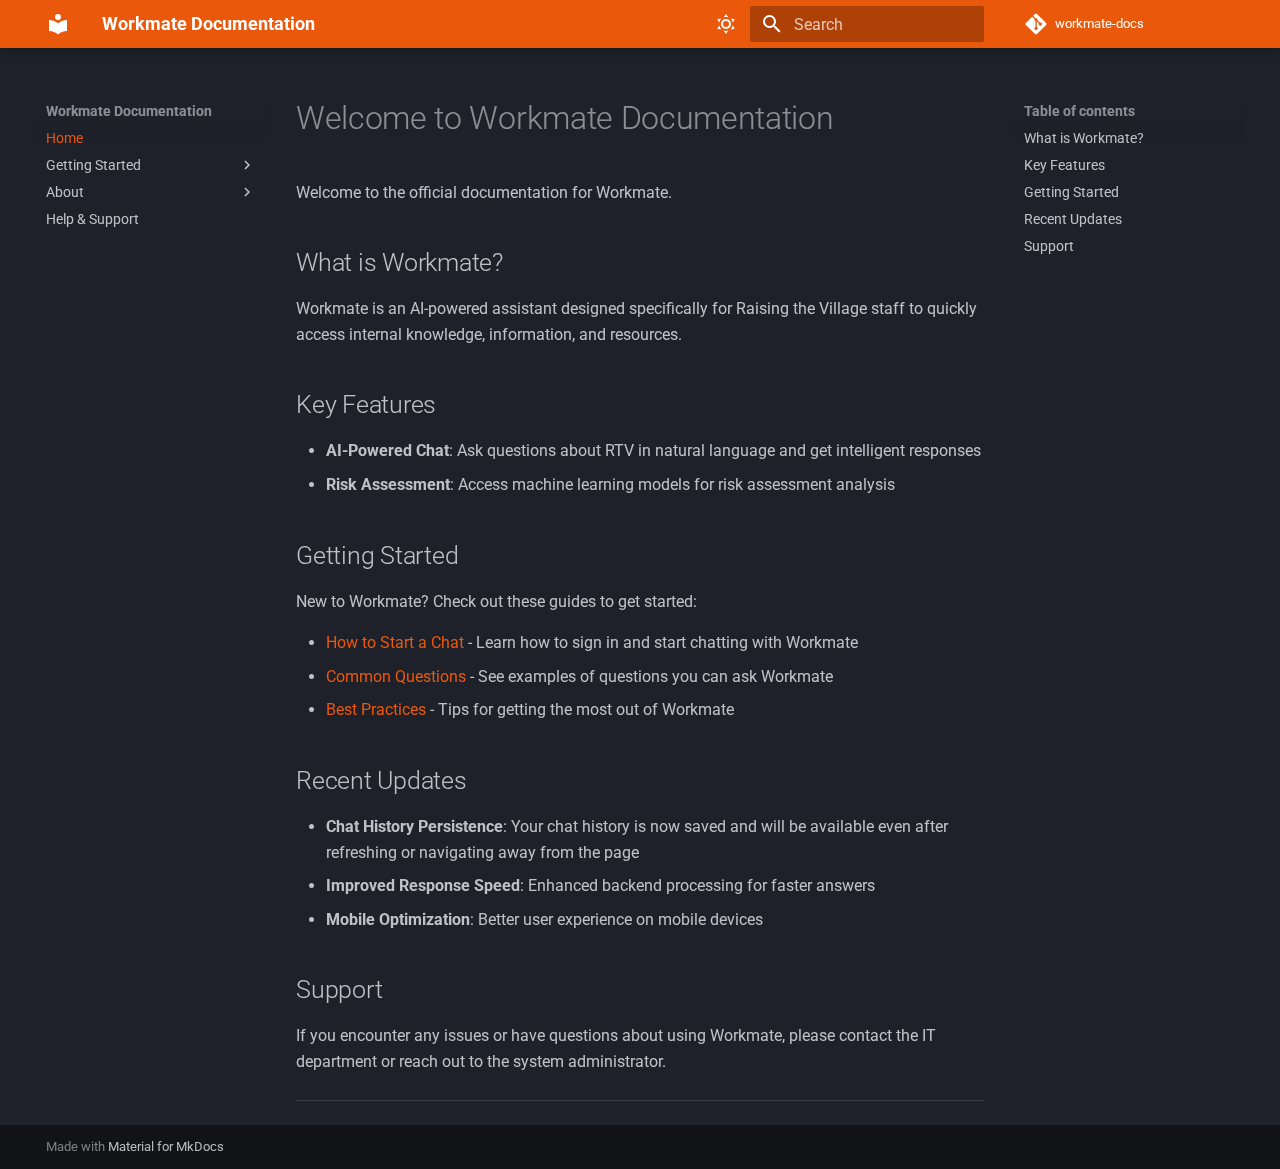
<file: index.html>
<!doctype html>
<html lang="en" class="no-js">
  <head>
    
      <meta charset="utf-8">
      <meta name="viewport" content="width=device-width,initial-scale=1">
      
      
      
      
      
        <link rel="next" href="start_chat/">
      
      
      <link rel="icon" href="assets/images/favicon.png">
      <meta name="generator" content="mkdocs-1.6.1, mkdocs-material-9.6.11">
    
    
      
        <title>Workmate Documentation</title>
      
    
    
      <link rel="stylesheet" href="assets/stylesheets/main.4af4bdda.min.css">
      
        
        <link rel="stylesheet" href="assets/stylesheets/palette.06af60db.min.css">
      
      


    
    
      
    
    
      
        
        
        <link rel="preconnect" href="https://fonts.gstatic.com" crossorigin>
        <link rel="stylesheet" href="https://fonts.googleapis.com/css?family=Roboto:300,300i,400,400i,700,700i%7CRoboto+Mono:400,400i,700,700i&display=fallback">
        <style>:root{--md-text-font:"Roboto";--md-code-font:"Roboto Mono"}</style>
      
    
    
      <link rel="stylesheet" href="styles/custom.css">
    
    <script>__md_scope=new URL(".",location),__md_hash=e=>[...e].reduce(((e,_)=>(e<<5)-e+_.charCodeAt(0)),0),__md_get=(e,_=localStorage,t=__md_scope)=>JSON.parse(_.getItem(t.pathname+"."+e)),__md_set=(e,_,t=localStorage,a=__md_scope)=>{try{t.setItem(a.pathname+"."+e,JSON.stringify(_))}catch(e){}}</script>
    
      

    
    
    
  </head>
  
  
    
    
      
    
    
    
    
    <body dir="ltr" data-md-color-scheme="slate" data-md-color-primary="#FF8C00" data-md-color-accent="#FFA500">
  
    
    <input class="md-toggle" data-md-toggle="drawer" type="checkbox" id="__drawer" autocomplete="off">
    <input class="md-toggle" data-md-toggle="search" type="checkbox" id="__search" autocomplete="off">
    <label class="md-overlay" for="__drawer"></label>
    <div data-md-component="skip">
      
        
        <a href="#welcome-to-workmate-documentation" class="md-skip">
          Skip to content
        </a>
      
    </div>
    <div data-md-component="announce">
      
    </div>
    
    
      

  

<header class="md-header md-header--shadow" data-md-component="header">
  <nav class="md-header__inner md-grid" aria-label="Header">
    <a href="." title="Workmate Documentation" class="md-header__button md-logo" aria-label="Workmate Documentation" data-md-component="logo">
      
  
  <svg xmlns="http://www.w3.org/2000/svg" viewBox="0 0 24 24"><path d="M12 8a3 3 0 0 0 3-3 3 3 0 0 0-3-3 3 3 0 0 0-3 3 3 3 0 0 0 3 3m0 3.54C9.64 9.35 6.5 8 3 8v11c3.5 0 6.64 1.35 9 3.54 2.36-2.19 5.5-3.54 9-3.54V8c-3.5 0-6.64 1.35-9 3.54"/></svg>

    </a>
    <label class="md-header__button md-icon" for="__drawer">
      
      <svg xmlns="http://www.w3.org/2000/svg" viewBox="0 0 24 24"><path d="M3 6h18v2H3zm0 5h18v2H3zm0 5h18v2H3z"/></svg>
    </label>
    <div class="md-header__title" data-md-component="header-title">
      <div class="md-header__ellipsis">
        <div class="md-header__topic">
          <span class="md-ellipsis">
            Workmate Documentation
          </span>
        </div>
        <div class="md-header__topic" data-md-component="header-topic">
          <span class="md-ellipsis">
            
              Home
            
          </span>
        </div>
      </div>
    </div>
    
      
        <form class="md-header__option" data-md-component="palette">
  
    
    
    
    <input class="md-option" data-md-color-media="" data-md-color-scheme="slate" data-md-color-primary="#FF8C00" data-md-color-accent="#FFA500"  aria-label="Dark mode"  type="radio" name="__palette" id="__palette_0">
    
      <label class="md-header__button md-icon" title="Dark mode" for="__palette_1" hidden>
        <svg xmlns="http://www.w3.org/2000/svg" viewBox="0 0 24 24"><path d="M12 7a5 5 0 0 1 5 5 5 5 0 0 1-5 5 5 5 0 0 1-5-5 5 5 0 0 1 5-5m0 2a3 3 0 0 0-3 3 3 3 0 0 0 3 3 3 3 0 0 0 3-3 3 3 0 0 0-3-3m0-7 2.39 3.42C13.65 5.15 12.84 5 12 5s-1.65.15-2.39.42zM3.34 7l4.16-.35A7.2 7.2 0 0 0 5.94 8.5c-.44.74-.69 1.5-.83 2.29zm.02 10 1.76-3.77a7.131 7.131 0 0 0 2.38 4.14zM20.65 7l-1.77 3.79a7.02 7.02 0 0 0-2.38-4.15zm-.01 10-4.14.36c.59-.51 1.12-1.14 1.54-1.86.42-.73.69-1.5.83-2.29zM12 22l-2.41-3.44c.74.27 1.55.44 2.41.44.82 0 1.63-.17 2.37-.44z"/></svg>
      </label>
    
  
    
    
    
    <input class="md-option" data-md-color-media="" data-md-color-scheme="default" data-md-color-primary="#FF8C00" data-md-color-accent="#FFA500"  aria-label="Light mode"  type="radio" name="__palette" id="__palette_1">
    
      <label class="md-header__button md-icon" title="Light mode" for="__palette_0" hidden>
        <svg xmlns="http://www.w3.org/2000/svg" viewBox="0 0 24 24"><path d="m17.75 4.09-2.53 1.94.91 3.06-2.63-1.81-2.63 1.81.91-3.06-2.53-1.94L12.44 4l1.06-3 1.06 3zm3.5 6.91-1.64 1.25.59 1.98-1.7-1.17-1.7 1.17.59-1.98L15.75 11l2.06-.05L18.5 9l.69 1.95zm-2.28 4.95c.83-.08 1.72 1.1 1.19 1.85-.32.45-.66.87-1.08 1.27C15.17 23 8.84 23 4.94 19.07c-3.91-3.9-3.91-10.24 0-14.14.4-.4.82-.76 1.27-1.08.75-.53 1.93.36 1.85 1.19-.27 2.86.69 5.83 2.89 8.02a9.96 9.96 0 0 0 8.02 2.89m-1.64 2.02a12.08 12.08 0 0 1-7.8-3.47c-2.17-2.19-3.33-5-3.49-7.82-2.81 3.14-2.7 7.96.31 10.98 3.02 3.01 7.84 3.12 10.98.31"/></svg>
      </label>
    
  
</form>
      
    
    
      <script>var palette=__md_get("__palette");if(palette&&palette.color){if("(prefers-color-scheme)"===palette.color.media){var media=matchMedia("(prefers-color-scheme: light)"),input=document.querySelector(media.matches?"[data-md-color-media='(prefers-color-scheme: light)']":"[data-md-color-media='(prefers-color-scheme: dark)']");palette.color.media=input.getAttribute("data-md-color-media"),palette.color.scheme=input.getAttribute("data-md-color-scheme"),palette.color.primary=input.getAttribute("data-md-color-primary"),palette.color.accent=input.getAttribute("data-md-color-accent")}for(var[key,value]of Object.entries(palette.color))document.body.setAttribute("data-md-color-"+key,value)}</script>
    
    
    
      
      
        <label class="md-header__button md-icon" for="__search">
          
          <svg xmlns="http://www.w3.org/2000/svg" viewBox="0 0 24 24"><path d="M9.5 3A6.5 6.5 0 0 1 16 9.5c0 1.61-.59 3.09-1.56 4.23l.27.27h.79l5 5-1.5 1.5-5-5v-.79l-.27-.27A6.52 6.52 0 0 1 9.5 16 6.5 6.5 0 0 1 3 9.5 6.5 6.5 0 0 1 9.5 3m0 2C7 5 5 7 5 9.5S7 14 9.5 14 14 12 14 9.5 12 5 9.5 5"/></svg>
        </label>
        <div class="md-search" data-md-component="search" role="dialog">
  <label class="md-search__overlay" for="__search"></label>
  <div class="md-search__inner" role="search">
    <form class="md-search__form" name="search">
      <input type="text" class="md-search__input" name="query" aria-label="Search" placeholder="Search" autocapitalize="off" autocorrect="off" autocomplete="off" spellcheck="false" data-md-component="search-query" required>
      <label class="md-search__icon md-icon" for="__search">
        
        <svg xmlns="http://www.w3.org/2000/svg" viewBox="0 0 24 24"><path d="M9.5 3A6.5 6.5 0 0 1 16 9.5c0 1.61-.59 3.09-1.56 4.23l.27.27h.79l5 5-1.5 1.5-5-5v-.79l-.27-.27A6.52 6.52 0 0 1 9.5 16 6.5 6.5 0 0 1 3 9.5 6.5 6.5 0 0 1 9.5 3m0 2C7 5 5 7 5 9.5S7 14 9.5 14 14 12 14 9.5 12 5 9.5 5"/></svg>
        
        <svg xmlns="http://www.w3.org/2000/svg" viewBox="0 0 24 24"><path d="M20 11v2H8l5.5 5.5-1.42 1.42L4.16 12l7.92-7.92L13.5 5.5 8 11z"/></svg>
      </label>
      <nav class="md-search__options" aria-label="Search">
        
        <button type="reset" class="md-search__icon md-icon" title="Clear" aria-label="Clear" tabindex="-1">
          
          <svg xmlns="http://www.w3.org/2000/svg" viewBox="0 0 24 24"><path d="M19 6.41 17.59 5 12 10.59 6.41 5 5 6.41 10.59 12 5 17.59 6.41 19 12 13.41 17.59 19 19 17.59 13.41 12z"/></svg>
        </button>
      </nav>
      
        <div class="md-search__suggest" data-md-component="search-suggest"></div>
      
    </form>
    <div class="md-search__output">
      <div class="md-search__scrollwrap" tabindex="0" data-md-scrollfix>
        <div class="md-search-result" data-md-component="search-result">
          <div class="md-search-result__meta">
            Initializing search
          </div>
          <ol class="md-search-result__list" role="presentation"></ol>
        </div>
      </div>
    </div>
  </div>
</div>
      
    
    
      <div class="md-header__source">
        <a href="https://github.com/yourusername/workmate-docs" title="Go to repository" class="md-source" data-md-component="source">
  <div class="md-source__icon md-icon">
    
    <svg xmlns="http://www.w3.org/2000/svg" viewBox="0 0 448 512"><!--! Font Awesome Free 6.7.2 by @fontawesome - https://fontawesome.com License - https://fontawesome.com/license/free (Icons: CC BY 4.0, Fonts: SIL OFL 1.1, Code: MIT License) Copyright 2024 Fonticons, Inc.--><path d="M439.55 236.05 244 40.45a28.87 28.87 0 0 0-40.81 0l-40.66 40.63 51.52 51.52c27.06-9.14 52.68 16.77 43.39 43.68l49.66 49.66c34.23-11.8 61.18 31 35.47 56.69-26.49 26.49-70.21-2.87-56-37.34L240.22 199v121.85c25.3 12.54 22.26 41.85 9.08 55a34.34 34.34 0 0 1-48.55 0c-17.57-17.6-11.07-46.91 11.25-56v-123c-20.8-8.51-24.6-30.74-18.64-45L142.57 101 8.45 235.14a28.86 28.86 0 0 0 0 40.81l195.61 195.6a28.86 28.86 0 0 0 40.8 0l194.69-194.69a28.86 28.86 0 0 0 0-40.81"/></svg>
  </div>
  <div class="md-source__repository">
    workmate-docs
  </div>
</a>
      </div>
    
  </nav>
  
</header>
    
    <div class="md-container" data-md-component="container">
      
      
        
          
        
      
      <main class="md-main" data-md-component="main">
        <div class="md-main__inner md-grid">
          
            
              
              <div class="md-sidebar md-sidebar--primary" data-md-component="sidebar" data-md-type="navigation" >
                <div class="md-sidebar__scrollwrap">
                  <div class="md-sidebar__inner">
                    



<nav class="md-nav md-nav--primary" aria-label="Navigation" data-md-level="0">
  <label class="md-nav__title" for="__drawer">
    <a href="." title="Workmate Documentation" class="md-nav__button md-logo" aria-label="Workmate Documentation" data-md-component="logo">
      
  
  <svg xmlns="http://www.w3.org/2000/svg" viewBox="0 0 24 24"><path d="M12 8a3 3 0 0 0 3-3 3 3 0 0 0-3-3 3 3 0 0 0-3 3 3 3 0 0 0 3 3m0 3.54C9.64 9.35 6.5 8 3 8v11c3.5 0 6.64 1.35 9 3.54 2.36-2.19 5.5-3.54 9-3.54V8c-3.5 0-6.64 1.35-9 3.54"/></svg>

    </a>
    Workmate Documentation
  </label>
  
    <div class="md-nav__source">
      <a href="https://github.com/yourusername/workmate-docs" title="Go to repository" class="md-source" data-md-component="source">
  <div class="md-source__icon md-icon">
    
    <svg xmlns="http://www.w3.org/2000/svg" viewBox="0 0 448 512"><!--! Font Awesome Free 6.7.2 by @fontawesome - https://fontawesome.com License - https://fontawesome.com/license/free (Icons: CC BY 4.0, Fonts: SIL OFL 1.1, Code: MIT License) Copyright 2024 Fonticons, Inc.--><path d="M439.55 236.05 244 40.45a28.87 28.87 0 0 0-40.81 0l-40.66 40.63 51.52 51.52c27.06-9.14 52.68 16.77 43.39 43.68l49.66 49.66c34.23-11.8 61.18 31 35.47 56.69-26.49 26.49-70.21-2.87-56-37.34L240.22 199v121.85c25.3 12.54 22.26 41.85 9.08 55a34.34 34.34 0 0 1-48.55 0c-17.57-17.6-11.07-46.91 11.25-56v-123c-20.8-8.51-24.6-30.74-18.64-45L142.57 101 8.45 235.14a28.86 28.86 0 0 0 0 40.81l195.61 195.6a28.86 28.86 0 0 0 40.8 0l194.69-194.69a28.86 28.86 0 0 0 0-40.81"/></svg>
  </div>
  <div class="md-source__repository">
    workmate-docs
  </div>
</a>
    </div>
  
  <ul class="md-nav__list" data-md-scrollfix>
    
      
      
  
  
    
  
  
  
    <li class="md-nav__item md-nav__item--active">
      
      <input class="md-nav__toggle md-toggle" type="checkbox" id="__toc">
      
      
        
      
      
        <label class="md-nav__link md-nav__link--active" for="__toc">
          
  
  
  <span class="md-ellipsis">
    Home
    
  </span>
  

          <span class="md-nav__icon md-icon"></span>
        </label>
      
      <a href="." class="md-nav__link md-nav__link--active">
        
  
  
  <span class="md-ellipsis">
    Home
    
  </span>
  

      </a>
      
        

<nav class="md-nav md-nav--secondary" aria-label="Table of contents">
  
  
  
    
  
  
    <label class="md-nav__title" for="__toc">
      <span class="md-nav__icon md-icon"></span>
      Table of contents
    </label>
    <ul class="md-nav__list" data-md-component="toc" data-md-scrollfix>
      
        <li class="md-nav__item">
  <a href="#what-is-workmate" class="md-nav__link">
    <span class="md-ellipsis">
      What is Workmate?
    </span>
  </a>
  
</li>
      
        <li class="md-nav__item">
  <a href="#key-features" class="md-nav__link">
    <span class="md-ellipsis">
      Key Features
    </span>
  </a>
  
</li>
      
        <li class="md-nav__item">
  <a href="#getting-started" class="md-nav__link">
    <span class="md-ellipsis">
      Getting Started
    </span>
  </a>
  
</li>
      
        <li class="md-nav__item">
  <a href="#recent-updates" class="md-nav__link">
    <span class="md-ellipsis">
      Recent Updates
    </span>
  </a>
  
</li>
      
        <li class="md-nav__item">
  <a href="#support" class="md-nav__link">
    <span class="md-ellipsis">
      Support
    </span>
  </a>
  
</li>
      
    </ul>
  
</nav>
      
    </li>
  

    
      
      
  
  
  
  
    
    
    
    
    
    <li class="md-nav__item md-nav__item--nested">
      
        
        
        <input class="md-nav__toggle md-toggle " type="checkbox" id="__nav_2" >
        
          
          <label class="md-nav__link" for="__nav_2" id="__nav_2_label" tabindex="0">
            
  
  
  <span class="md-ellipsis">
    Getting Started
    
  </span>
  

            <span class="md-nav__icon md-icon"></span>
          </label>
        
        <nav class="md-nav" data-md-level="1" aria-labelledby="__nav_2_label" aria-expanded="false">
          <label class="md-nav__title" for="__nav_2">
            <span class="md-nav__icon md-icon"></span>
            Getting Started
          </label>
          <ul class="md-nav__list" data-md-scrollfix>
            
              
                
  
  
  
  
    <li class="md-nav__item">
      <a href="start_chat/" class="md-nav__link">
        
  
  
  <span class="md-ellipsis">
    How to Start a Chat
    
  </span>
  

      </a>
    </li>
  

              
            
          </ul>
        </nav>
      
    </li>
  

    
      
      
  
  
  
  
    
    
    
    
    
    <li class="md-nav__item md-nav__item--nested">
      
        
        
        <input class="md-nav__toggle md-toggle " type="checkbox" id="__nav_3" >
        
          
          <label class="md-nav__link" for="__nav_3" id="__nav_3_label" tabindex="0">
            
  
  
  <span class="md-ellipsis">
    About
    
  </span>
  

            <span class="md-nav__icon md-icon"></span>
          </label>
        
        <nav class="md-nav" data-md-level="1" aria-labelledby="__nav_3_label" aria-expanded="false">
          <label class="md-nav__title" for="__nav_3">
            <span class="md-nav__icon md-icon"></span>
            About
          </label>
          <ul class="md-nav__list" data-md-scrollfix>
            
              
                
  
  
  
  
    <li class="md-nav__item">
      <a href="updates/" class="md-nav__link">
        
  
  
  <span class="md-ellipsis">
    Updates
    
  </span>
  

      </a>
    </li>
  

              
            
          </ul>
        </nav>
      
    </li>
  

    
      
      
  
  
  
  
    <li class="md-nav__item">
      <a href="support/" class="md-nav__link">
        
  
  
  <span class="md-ellipsis">
    Help & Support
    
  </span>
  

      </a>
    </li>
  

    
  </ul>
</nav>
                  </div>
                </div>
              </div>
            
            
              
              <div class="md-sidebar md-sidebar--secondary" data-md-component="sidebar" data-md-type="toc" >
                <div class="md-sidebar__scrollwrap">
                  <div class="md-sidebar__inner">
                    

<nav class="md-nav md-nav--secondary" aria-label="Table of contents">
  
  
  
    
  
  
    <label class="md-nav__title" for="__toc">
      <span class="md-nav__icon md-icon"></span>
      Table of contents
    </label>
    <ul class="md-nav__list" data-md-component="toc" data-md-scrollfix>
      
        <li class="md-nav__item">
  <a href="#what-is-workmate" class="md-nav__link">
    <span class="md-ellipsis">
      What is Workmate?
    </span>
  </a>
  
</li>
      
        <li class="md-nav__item">
  <a href="#key-features" class="md-nav__link">
    <span class="md-ellipsis">
      Key Features
    </span>
  </a>
  
</li>
      
        <li class="md-nav__item">
  <a href="#getting-started" class="md-nav__link">
    <span class="md-ellipsis">
      Getting Started
    </span>
  </a>
  
</li>
      
        <li class="md-nav__item">
  <a href="#recent-updates" class="md-nav__link">
    <span class="md-ellipsis">
      Recent Updates
    </span>
  </a>
  
</li>
      
        <li class="md-nav__item">
  <a href="#support" class="md-nav__link">
    <span class="md-ellipsis">
      Support
    </span>
  </a>
  
</li>
      
    </ul>
  
</nav>
                  </div>
                </div>
              </div>
            
          
          
            <div class="md-content" data-md-component="content">
              <article class="md-content__inner md-typeset">
                
                  


  
  


<h1 id="welcome-to-workmate-documentation">Welcome to Workmate Documentation</h1>
<p>Welcome to the official documentation for Workmate.</p>
<h2 id="what-is-workmate">What is Workmate?</h2>
<p>Workmate is an AI-powered assistant designed specifically for Raising the Village staff to quickly access internal knowledge, information, and resources. </p>
<h2 id="key-features">Key Features</h2>
<ul>
<li><strong>AI-Powered Chat</strong>: Ask questions about RTV in natural language and get intelligent responses</li>
<li><strong>Risk Assessment</strong>: Access machine learning models for risk assessment analysis</li>
</ul>
<h2 id="getting-started">Getting Started</h2>
<p>New to Workmate? Check out these guides to get started:</p>
<ul>
<li><a href="start_chat/">How to Start a Chat</a> - Learn how to sign in and start chatting with Workmate</li>
<li><a href="#">Common Questions</a> - See examples of questions you can ask Workmate</li>
<li><a href="#">Best Practices</a> - Tips for getting the most out of Workmate</li>
</ul>
<h2 id="recent-updates">Recent Updates</h2>
<ul>
<li><strong>Chat History Persistence</strong>: Your chat history is now saved and will be available even after refreshing or navigating away from the page</li>
<li><strong>Improved Response Speed</strong>: Enhanced backend processing for faster answers</li>
<li><strong>Mobile Optimization</strong>: Better user experience on mobile devices</li>
</ul>
<h2 id="support">Support</h2>
<p>If you encounter any issues or have questions about using Workmate, please contact the IT department or reach out to the system administrator.</p>
<hr />












                
              </article>
            </div>
          
          
<script>var target=document.getElementById(location.hash.slice(1));target&&target.name&&(target.checked=target.name.startsWith("__tabbed_"))</script>
        </div>
        
          <button type="button" class="md-top md-icon" data-md-component="top" hidden>
  
  <svg xmlns="http://www.w3.org/2000/svg" viewBox="0 0 24 24"><path d="M13 20h-2V8l-5.5 5.5-1.42-1.42L12 4.16l7.92 7.92-1.42 1.42L13 8z"/></svg>
  Back to top
</button>
        
      </main>
      
        <footer class="md-footer">
  
  <div class="md-footer-meta md-typeset">
    <div class="md-footer-meta__inner md-grid">
      <div class="md-copyright">
  
  
    Made with
    <a href="https://squidfunk.github.io/mkdocs-material/" target="_blank" rel="noopener">
      Material for MkDocs
    </a>
  
</div>
      
    </div>
  </div>
</footer>
      
    </div>
    <div class="md-dialog" data-md-component="dialog">
      <div class="md-dialog__inner md-typeset"></div>
    </div>
    
    
    
      
      <script id="__config" type="application/json">{"base": ".", "features": ["navigation.instant", "navigation.tracking", "navigation.top", "search.suggest", "search.highlight"], "search": "assets/javascripts/workers/search.f8cc74c7.min.js", "tags": null, "translations": {"clipboard.copied": "Copied to clipboard", "clipboard.copy": "Copy to clipboard", "search.result.more.one": "1 more on this page", "search.result.more.other": "# more on this page", "search.result.none": "No matching documents", "search.result.one": "1 matching document", "search.result.other": "# matching documents", "search.result.placeholder": "Type to start searching", "search.result.term.missing": "Missing", "select.version": "Select version"}, "version": null}</script>
    
    
      <script src="assets/javascripts/bundle.c8b220af.min.js"></script>
      
    
  </body>
</html>
</file>
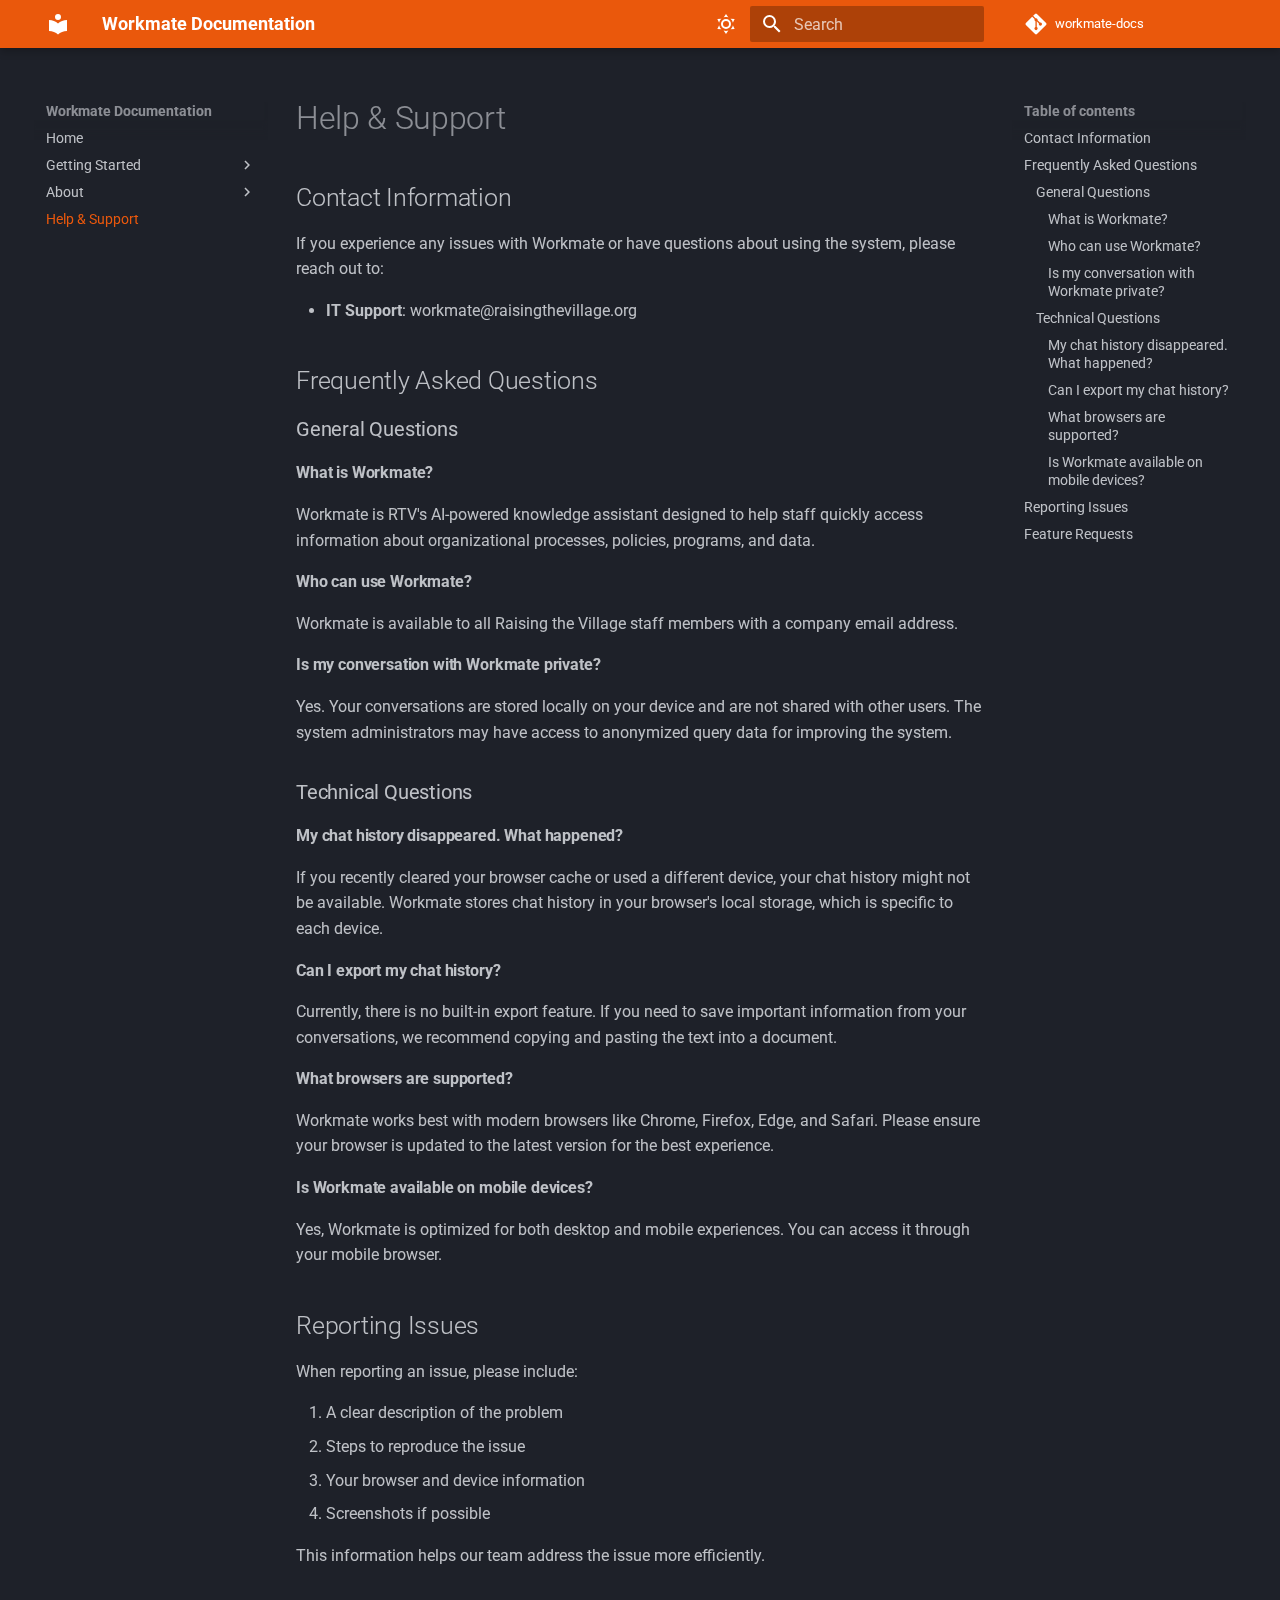
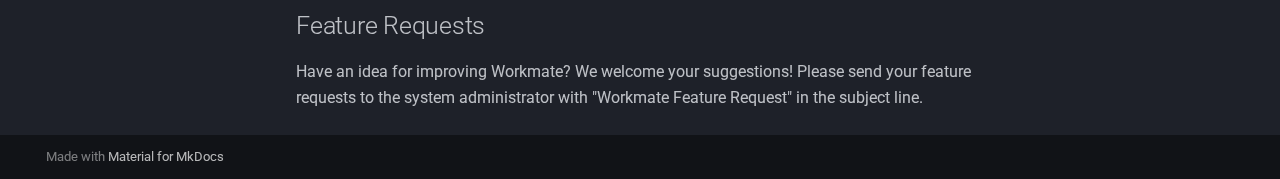
<file: support/index.html>
<!doctype html>
<html lang="en" class="no-js">
  <head>
    
      <meta charset="utf-8">
      <meta name="viewport" content="width=device-width,initial-scale=1">
      
      
      
      
        <link rel="prev" href="../updates/">
      
      
      
      <link rel="icon" href="../assets/images/favicon.png">
      <meta name="generator" content="mkdocs-1.6.1, mkdocs-material-9.6.11">
    
    
      
        <title>Help & Support - Workmate Documentation</title>
      
    
    
      <link rel="stylesheet" href="../assets/stylesheets/main.4af4bdda.min.css">
      
        
        <link rel="stylesheet" href="../assets/stylesheets/palette.06af60db.min.css">
      
      


    
    
      
    
    
      
        
        
        <link rel="preconnect" href="https://fonts.gstatic.com" crossorigin>
        <link rel="stylesheet" href="https://fonts.googleapis.com/css?family=Roboto:300,300i,400,400i,700,700i%7CRoboto+Mono:400,400i,700,700i&display=fallback">
        <style>:root{--md-text-font:"Roboto";--md-code-font:"Roboto Mono"}</style>
      
    
    
      <link rel="stylesheet" href="../styles/custom.css">
    
    <script>__md_scope=new URL("..",location),__md_hash=e=>[...e].reduce(((e,_)=>(e<<5)-e+_.charCodeAt(0)),0),__md_get=(e,_=localStorage,t=__md_scope)=>JSON.parse(_.getItem(t.pathname+"."+e)),__md_set=(e,_,t=localStorage,a=__md_scope)=>{try{t.setItem(a.pathname+"."+e,JSON.stringify(_))}catch(e){}}</script>
    
      

    
    
    
  </head>
  
  
    
    
      
    
    
    
    
    <body dir="ltr" data-md-color-scheme="slate" data-md-color-primary="#FF8C00" data-md-color-accent="#FFA500">
  
    
    <input class="md-toggle" data-md-toggle="drawer" type="checkbox" id="__drawer" autocomplete="off">
    <input class="md-toggle" data-md-toggle="search" type="checkbox" id="__search" autocomplete="off">
    <label class="md-overlay" for="__drawer"></label>
    <div data-md-component="skip">
      
        
        <a href="#help-support" class="md-skip">
          Skip to content
        </a>
      
    </div>
    <div data-md-component="announce">
      
    </div>
    
    
      

  

<header class="md-header md-header--shadow" data-md-component="header">
  <nav class="md-header__inner md-grid" aria-label="Header">
    <a href=".." title="Workmate Documentation" class="md-header__button md-logo" aria-label="Workmate Documentation" data-md-component="logo">
      
  
  <svg xmlns="http://www.w3.org/2000/svg" viewBox="0 0 24 24"><path d="M12 8a3 3 0 0 0 3-3 3 3 0 0 0-3-3 3 3 0 0 0-3 3 3 3 0 0 0 3 3m0 3.54C9.64 9.35 6.5 8 3 8v11c3.5 0 6.64 1.35 9 3.54 2.36-2.19 5.5-3.54 9-3.54V8c-3.5 0-6.64 1.35-9 3.54"/></svg>

    </a>
    <label class="md-header__button md-icon" for="__drawer">
      
      <svg xmlns="http://www.w3.org/2000/svg" viewBox="0 0 24 24"><path d="M3 6h18v2H3zm0 5h18v2H3zm0 5h18v2H3z"/></svg>
    </label>
    <div class="md-header__title" data-md-component="header-title">
      <div class="md-header__ellipsis">
        <div class="md-header__topic">
          <span class="md-ellipsis">
            Workmate Documentation
          </span>
        </div>
        <div class="md-header__topic" data-md-component="header-topic">
          <span class="md-ellipsis">
            
              Help & Support
            
          </span>
        </div>
      </div>
    </div>
    
      
        <form class="md-header__option" data-md-component="palette">
  
    
    
    
    <input class="md-option" data-md-color-media="" data-md-color-scheme="slate" data-md-color-primary="#FF8C00" data-md-color-accent="#FFA500"  aria-label="Dark mode"  type="radio" name="__palette" id="__palette_0">
    
      <label class="md-header__button md-icon" title="Dark mode" for="__palette_1" hidden>
        <svg xmlns="http://www.w3.org/2000/svg" viewBox="0 0 24 24"><path d="M12 7a5 5 0 0 1 5 5 5 5 0 0 1-5 5 5 5 0 0 1-5-5 5 5 0 0 1 5-5m0 2a3 3 0 0 0-3 3 3 3 0 0 0 3 3 3 3 0 0 0 3-3 3 3 0 0 0-3-3m0-7 2.39 3.42C13.65 5.15 12.84 5 12 5s-1.65.15-2.39.42zM3.34 7l4.16-.35A7.2 7.2 0 0 0 5.94 8.5c-.44.74-.69 1.5-.83 2.29zm.02 10 1.76-3.77a7.131 7.131 0 0 0 2.38 4.14zM20.65 7l-1.77 3.79a7.02 7.02 0 0 0-2.38-4.15zm-.01 10-4.14.36c.59-.51 1.12-1.14 1.54-1.86.42-.73.69-1.5.83-2.29zM12 22l-2.41-3.44c.74.27 1.55.44 2.41.44.82 0 1.63-.17 2.37-.44z"/></svg>
      </label>
    
  
    
    
    
    <input class="md-option" data-md-color-media="" data-md-color-scheme="default" data-md-color-primary="#FF8C00" data-md-color-accent="#FFA500"  aria-label="Light mode"  type="radio" name="__palette" id="__palette_1">
    
      <label class="md-header__button md-icon" title="Light mode" for="__palette_0" hidden>
        <svg xmlns="http://www.w3.org/2000/svg" viewBox="0 0 24 24"><path d="m17.75 4.09-2.53 1.94.91 3.06-2.63-1.81-2.63 1.81.91-3.06-2.53-1.94L12.44 4l1.06-3 1.06 3zm3.5 6.91-1.64 1.25.59 1.98-1.7-1.17-1.7 1.17.59-1.98L15.75 11l2.06-.05L18.5 9l.69 1.95zm-2.28 4.95c.83-.08 1.72 1.1 1.19 1.85-.32.45-.66.87-1.08 1.27C15.17 23 8.84 23 4.94 19.07c-3.91-3.9-3.91-10.24 0-14.14.4-.4.82-.76 1.27-1.08.75-.53 1.93.36 1.85 1.19-.27 2.86.69 5.83 2.89 8.02a9.96 9.96 0 0 0 8.02 2.89m-1.64 2.02a12.08 12.08 0 0 1-7.8-3.47c-2.17-2.19-3.33-5-3.49-7.82-2.81 3.14-2.7 7.96.31 10.98 3.02 3.01 7.84 3.12 10.98.31"/></svg>
      </label>
    
  
</form>
      
    
    
      <script>var palette=__md_get("__palette");if(palette&&palette.color){if("(prefers-color-scheme)"===palette.color.media){var media=matchMedia("(prefers-color-scheme: light)"),input=document.querySelector(media.matches?"[data-md-color-media='(prefers-color-scheme: light)']":"[data-md-color-media='(prefers-color-scheme: dark)']");palette.color.media=input.getAttribute("data-md-color-media"),palette.color.scheme=input.getAttribute("data-md-color-scheme"),palette.color.primary=input.getAttribute("data-md-color-primary"),palette.color.accent=input.getAttribute("data-md-color-accent")}for(var[key,value]of Object.entries(palette.color))document.body.setAttribute("data-md-color-"+key,value)}</script>
    
    
    
      
      
        <label class="md-header__button md-icon" for="__search">
          
          <svg xmlns="http://www.w3.org/2000/svg" viewBox="0 0 24 24"><path d="M9.5 3A6.5 6.5 0 0 1 16 9.5c0 1.61-.59 3.09-1.56 4.23l.27.27h.79l5 5-1.5 1.5-5-5v-.79l-.27-.27A6.52 6.52 0 0 1 9.5 16 6.5 6.5 0 0 1 3 9.5 6.5 6.5 0 0 1 9.5 3m0 2C7 5 5 7 5 9.5S7 14 9.5 14 14 12 14 9.5 12 5 9.5 5"/></svg>
        </label>
        <div class="md-search" data-md-component="search" role="dialog">
  <label class="md-search__overlay" for="__search"></label>
  <div class="md-search__inner" role="search">
    <form class="md-search__form" name="search">
      <input type="text" class="md-search__input" name="query" aria-label="Search" placeholder="Search" autocapitalize="off" autocorrect="off" autocomplete="off" spellcheck="false" data-md-component="search-query" required>
      <label class="md-search__icon md-icon" for="__search">
        
        <svg xmlns="http://www.w3.org/2000/svg" viewBox="0 0 24 24"><path d="M9.5 3A6.5 6.5 0 0 1 16 9.5c0 1.61-.59 3.09-1.56 4.23l.27.27h.79l5 5-1.5 1.5-5-5v-.79l-.27-.27A6.52 6.52 0 0 1 9.5 16 6.5 6.5 0 0 1 3 9.5 6.5 6.5 0 0 1 9.5 3m0 2C7 5 5 7 5 9.5S7 14 9.5 14 14 12 14 9.5 12 5 9.5 5"/></svg>
        
        <svg xmlns="http://www.w3.org/2000/svg" viewBox="0 0 24 24"><path d="M20 11v2H8l5.5 5.5-1.42 1.42L4.16 12l7.92-7.92L13.5 5.5 8 11z"/></svg>
      </label>
      <nav class="md-search__options" aria-label="Search">
        
        <button type="reset" class="md-search__icon md-icon" title="Clear" aria-label="Clear" tabindex="-1">
          
          <svg xmlns="http://www.w3.org/2000/svg" viewBox="0 0 24 24"><path d="M19 6.41 17.59 5 12 10.59 6.41 5 5 6.41 10.59 12 5 17.59 6.41 19 12 13.41 17.59 19 19 17.59 13.41 12z"/></svg>
        </button>
      </nav>
      
        <div class="md-search__suggest" data-md-component="search-suggest"></div>
      
    </form>
    <div class="md-search__output">
      <div class="md-search__scrollwrap" tabindex="0" data-md-scrollfix>
        <div class="md-search-result" data-md-component="search-result">
          <div class="md-search-result__meta">
            Initializing search
          </div>
          <ol class="md-search-result__list" role="presentation"></ol>
        </div>
      </div>
    </div>
  </div>
</div>
      
    
    
      <div class="md-header__source">
        <a href="https://github.com/yourusername/workmate-docs" title="Go to repository" class="md-source" data-md-component="source">
  <div class="md-source__icon md-icon">
    
    <svg xmlns="http://www.w3.org/2000/svg" viewBox="0 0 448 512"><!--! Font Awesome Free 6.7.2 by @fontawesome - https://fontawesome.com License - https://fontawesome.com/license/free (Icons: CC BY 4.0, Fonts: SIL OFL 1.1, Code: MIT License) Copyright 2024 Fonticons, Inc.--><path d="M439.55 236.05 244 40.45a28.87 28.87 0 0 0-40.81 0l-40.66 40.63 51.52 51.52c27.06-9.14 52.68 16.77 43.39 43.68l49.66 49.66c34.23-11.8 61.18 31 35.47 56.69-26.49 26.49-70.21-2.87-56-37.34L240.22 199v121.85c25.3 12.54 22.26 41.85 9.08 55a34.34 34.34 0 0 1-48.55 0c-17.57-17.6-11.07-46.91 11.25-56v-123c-20.8-8.51-24.6-30.74-18.64-45L142.57 101 8.45 235.14a28.86 28.86 0 0 0 0 40.81l195.61 195.6a28.86 28.86 0 0 0 40.8 0l194.69-194.69a28.86 28.86 0 0 0 0-40.81"/></svg>
  </div>
  <div class="md-source__repository">
    workmate-docs
  </div>
</a>
      </div>
    
  </nav>
  
</header>
    
    <div class="md-container" data-md-component="container">
      
      
        
          
        
      
      <main class="md-main" data-md-component="main">
        <div class="md-main__inner md-grid">
          
            
              
              <div class="md-sidebar md-sidebar--primary" data-md-component="sidebar" data-md-type="navigation" >
                <div class="md-sidebar__scrollwrap">
                  <div class="md-sidebar__inner">
                    



<nav class="md-nav md-nav--primary" aria-label="Navigation" data-md-level="0">
  <label class="md-nav__title" for="__drawer">
    <a href=".." title="Workmate Documentation" class="md-nav__button md-logo" aria-label="Workmate Documentation" data-md-component="logo">
      
  
  <svg xmlns="http://www.w3.org/2000/svg" viewBox="0 0 24 24"><path d="M12 8a3 3 0 0 0 3-3 3 3 0 0 0-3-3 3 3 0 0 0-3 3 3 3 0 0 0 3 3m0 3.54C9.64 9.35 6.5 8 3 8v11c3.5 0 6.64 1.35 9 3.54 2.36-2.19 5.5-3.54 9-3.54V8c-3.5 0-6.64 1.35-9 3.54"/></svg>

    </a>
    Workmate Documentation
  </label>
  
    <div class="md-nav__source">
      <a href="https://github.com/yourusername/workmate-docs" title="Go to repository" class="md-source" data-md-component="source">
  <div class="md-source__icon md-icon">
    
    <svg xmlns="http://www.w3.org/2000/svg" viewBox="0 0 448 512"><!--! Font Awesome Free 6.7.2 by @fontawesome - https://fontawesome.com License - https://fontawesome.com/license/free (Icons: CC BY 4.0, Fonts: SIL OFL 1.1, Code: MIT License) Copyright 2024 Fonticons, Inc.--><path d="M439.55 236.05 244 40.45a28.87 28.87 0 0 0-40.81 0l-40.66 40.63 51.52 51.52c27.06-9.14 52.68 16.77 43.39 43.68l49.66 49.66c34.23-11.8 61.18 31 35.47 56.69-26.49 26.49-70.21-2.87-56-37.34L240.22 199v121.85c25.3 12.54 22.26 41.85 9.08 55a34.34 34.34 0 0 1-48.55 0c-17.57-17.6-11.07-46.91 11.25-56v-123c-20.8-8.51-24.6-30.74-18.64-45L142.57 101 8.45 235.14a28.86 28.86 0 0 0 0 40.81l195.61 195.6a28.86 28.86 0 0 0 40.8 0l194.69-194.69a28.86 28.86 0 0 0 0-40.81"/></svg>
  </div>
  <div class="md-source__repository">
    workmate-docs
  </div>
</a>
    </div>
  
  <ul class="md-nav__list" data-md-scrollfix>
    
      
      
  
  
  
  
    <li class="md-nav__item">
      <a href=".." class="md-nav__link">
        
  
  
  <span class="md-ellipsis">
    Home
    
  </span>
  

      </a>
    </li>
  

    
      
      
  
  
  
  
    
    
    
    
    
    <li class="md-nav__item md-nav__item--nested">
      
        
        
        <input class="md-nav__toggle md-toggle " type="checkbox" id="__nav_2" >
        
          
          <label class="md-nav__link" for="__nav_2" id="__nav_2_label" tabindex="0">
            
  
  
  <span class="md-ellipsis">
    Getting Started
    
  </span>
  

            <span class="md-nav__icon md-icon"></span>
          </label>
        
        <nav class="md-nav" data-md-level="1" aria-labelledby="__nav_2_label" aria-expanded="false">
          <label class="md-nav__title" for="__nav_2">
            <span class="md-nav__icon md-icon"></span>
            Getting Started
          </label>
          <ul class="md-nav__list" data-md-scrollfix>
            
              
                
  
  
  
  
    <li class="md-nav__item">
      <a href="../start_chat/" class="md-nav__link">
        
  
  
  <span class="md-ellipsis">
    How to Start a Chat
    
  </span>
  

      </a>
    </li>
  

              
            
          </ul>
        </nav>
      
    </li>
  

    
      
      
  
  
  
  
    
    
    
    
    
    <li class="md-nav__item md-nav__item--nested">
      
        
        
        <input class="md-nav__toggle md-toggle " type="checkbox" id="__nav_3" >
        
          
          <label class="md-nav__link" for="__nav_3" id="__nav_3_label" tabindex="0">
            
  
  
  <span class="md-ellipsis">
    About
    
  </span>
  

            <span class="md-nav__icon md-icon"></span>
          </label>
        
        <nav class="md-nav" data-md-level="1" aria-labelledby="__nav_3_label" aria-expanded="false">
          <label class="md-nav__title" for="__nav_3">
            <span class="md-nav__icon md-icon"></span>
            About
          </label>
          <ul class="md-nav__list" data-md-scrollfix>
            
              
                
  
  
  
  
    <li class="md-nav__item">
      <a href="../updates/" class="md-nav__link">
        
  
  
  <span class="md-ellipsis">
    Updates
    
  </span>
  

      </a>
    </li>
  

              
            
          </ul>
        </nav>
      
    </li>
  

    
      
      
  
  
    
  
  
  
    <li class="md-nav__item md-nav__item--active">
      
      <input class="md-nav__toggle md-toggle" type="checkbox" id="__toc">
      
      
        
      
      
        <label class="md-nav__link md-nav__link--active" for="__toc">
          
  
  
  <span class="md-ellipsis">
    Help & Support
    
  </span>
  

          <span class="md-nav__icon md-icon"></span>
        </label>
      
      <a href="./" class="md-nav__link md-nav__link--active">
        
  
  
  <span class="md-ellipsis">
    Help & Support
    
  </span>
  

      </a>
      
        

<nav class="md-nav md-nav--secondary" aria-label="Table of contents">
  
  
  
    
  
  
    <label class="md-nav__title" for="__toc">
      <span class="md-nav__icon md-icon"></span>
      Table of contents
    </label>
    <ul class="md-nav__list" data-md-component="toc" data-md-scrollfix>
      
        <li class="md-nav__item">
  <a href="#contact-information" class="md-nav__link">
    <span class="md-ellipsis">
      Contact Information
    </span>
  </a>
  
</li>
      
        <li class="md-nav__item">
  <a href="#frequently-asked-questions" class="md-nav__link">
    <span class="md-ellipsis">
      Frequently Asked Questions
    </span>
  </a>
  
    <nav class="md-nav" aria-label="Frequently Asked Questions">
      <ul class="md-nav__list">
        
          <li class="md-nav__item">
  <a href="#general-questions" class="md-nav__link">
    <span class="md-ellipsis">
      General Questions
    </span>
  </a>
  
    <nav class="md-nav" aria-label="General Questions">
      <ul class="md-nav__list">
        
          <li class="md-nav__item">
  <a href="#what-is-workmate" class="md-nav__link">
    <span class="md-ellipsis">
      What is Workmate?
    </span>
  </a>
  
</li>
        
          <li class="md-nav__item">
  <a href="#who-can-use-workmate" class="md-nav__link">
    <span class="md-ellipsis">
      Who can use Workmate?
    </span>
  </a>
  
</li>
        
          <li class="md-nav__item">
  <a href="#is-my-conversation-with-workmate-private" class="md-nav__link">
    <span class="md-ellipsis">
      Is my conversation with Workmate private?
    </span>
  </a>
  
</li>
        
      </ul>
    </nav>
  
</li>
        
          <li class="md-nav__item">
  <a href="#technical-questions" class="md-nav__link">
    <span class="md-ellipsis">
      Technical Questions
    </span>
  </a>
  
    <nav class="md-nav" aria-label="Technical Questions">
      <ul class="md-nav__list">
        
          <li class="md-nav__item">
  <a href="#my-chat-history-disappeared-what-happened" class="md-nav__link">
    <span class="md-ellipsis">
      My chat history disappeared. What happened?
    </span>
  </a>
  
</li>
        
          <li class="md-nav__item">
  <a href="#can-i-export-my-chat-history" class="md-nav__link">
    <span class="md-ellipsis">
      Can I export my chat history?
    </span>
  </a>
  
</li>
        
          <li class="md-nav__item">
  <a href="#what-browsers-are-supported" class="md-nav__link">
    <span class="md-ellipsis">
      What browsers are supported?
    </span>
  </a>
  
</li>
        
          <li class="md-nav__item">
  <a href="#is-workmate-available-on-mobile-devices" class="md-nav__link">
    <span class="md-ellipsis">
      Is Workmate available on mobile devices?
    </span>
  </a>
  
</li>
        
      </ul>
    </nav>
  
</li>
        
      </ul>
    </nav>
  
</li>
      
        <li class="md-nav__item">
  <a href="#reporting-issues" class="md-nav__link">
    <span class="md-ellipsis">
      Reporting Issues
    </span>
  </a>
  
</li>
      
        <li class="md-nav__item">
  <a href="#feature-requests" class="md-nav__link">
    <span class="md-ellipsis">
      Feature Requests
    </span>
  </a>
  
</li>
      
    </ul>
  
</nav>
      
    </li>
  

    
  </ul>
</nav>
                  </div>
                </div>
              </div>
            
            
              
              <div class="md-sidebar md-sidebar--secondary" data-md-component="sidebar" data-md-type="toc" >
                <div class="md-sidebar__scrollwrap">
                  <div class="md-sidebar__inner">
                    

<nav class="md-nav md-nav--secondary" aria-label="Table of contents">
  
  
  
    
  
  
    <label class="md-nav__title" for="__toc">
      <span class="md-nav__icon md-icon"></span>
      Table of contents
    </label>
    <ul class="md-nav__list" data-md-component="toc" data-md-scrollfix>
      
        <li class="md-nav__item">
  <a href="#contact-information" class="md-nav__link">
    <span class="md-ellipsis">
      Contact Information
    </span>
  </a>
  
</li>
      
        <li class="md-nav__item">
  <a href="#frequently-asked-questions" class="md-nav__link">
    <span class="md-ellipsis">
      Frequently Asked Questions
    </span>
  </a>
  
    <nav class="md-nav" aria-label="Frequently Asked Questions">
      <ul class="md-nav__list">
        
          <li class="md-nav__item">
  <a href="#general-questions" class="md-nav__link">
    <span class="md-ellipsis">
      General Questions
    </span>
  </a>
  
    <nav class="md-nav" aria-label="General Questions">
      <ul class="md-nav__list">
        
          <li class="md-nav__item">
  <a href="#what-is-workmate" class="md-nav__link">
    <span class="md-ellipsis">
      What is Workmate?
    </span>
  </a>
  
</li>
        
          <li class="md-nav__item">
  <a href="#who-can-use-workmate" class="md-nav__link">
    <span class="md-ellipsis">
      Who can use Workmate?
    </span>
  </a>
  
</li>
        
          <li class="md-nav__item">
  <a href="#is-my-conversation-with-workmate-private" class="md-nav__link">
    <span class="md-ellipsis">
      Is my conversation with Workmate private?
    </span>
  </a>
  
</li>
        
      </ul>
    </nav>
  
</li>
        
          <li class="md-nav__item">
  <a href="#technical-questions" class="md-nav__link">
    <span class="md-ellipsis">
      Technical Questions
    </span>
  </a>
  
    <nav class="md-nav" aria-label="Technical Questions">
      <ul class="md-nav__list">
        
          <li class="md-nav__item">
  <a href="#my-chat-history-disappeared-what-happened" class="md-nav__link">
    <span class="md-ellipsis">
      My chat history disappeared. What happened?
    </span>
  </a>
  
</li>
        
          <li class="md-nav__item">
  <a href="#can-i-export-my-chat-history" class="md-nav__link">
    <span class="md-ellipsis">
      Can I export my chat history?
    </span>
  </a>
  
</li>
        
          <li class="md-nav__item">
  <a href="#what-browsers-are-supported" class="md-nav__link">
    <span class="md-ellipsis">
      What browsers are supported?
    </span>
  </a>
  
</li>
        
          <li class="md-nav__item">
  <a href="#is-workmate-available-on-mobile-devices" class="md-nav__link">
    <span class="md-ellipsis">
      Is Workmate available on mobile devices?
    </span>
  </a>
  
</li>
        
      </ul>
    </nav>
  
</li>
        
      </ul>
    </nav>
  
</li>
      
        <li class="md-nav__item">
  <a href="#reporting-issues" class="md-nav__link">
    <span class="md-ellipsis">
      Reporting Issues
    </span>
  </a>
  
</li>
      
        <li class="md-nav__item">
  <a href="#feature-requests" class="md-nav__link">
    <span class="md-ellipsis">
      Feature Requests
    </span>
  </a>
  
</li>
      
    </ul>
  
</nav>
                  </div>
                </div>
              </div>
            
          
          
            <div class="md-content" data-md-component="content">
              <article class="md-content__inner md-typeset">
                
                  


  
  


<h1 id="help-support">Help &amp; Support</h1>
<h2 id="contact-information">Contact Information</h2>
<p>If you experience any issues with Workmate or have questions about using the system, please reach out to:</p>
<ul>
<li><strong>IT Support</strong>: workmate@raisingthevillage.org</li>
</ul>
<h2 id="frequently-asked-questions">Frequently Asked Questions</h2>
<h3 id="general-questions">General Questions</h3>
<h4 id="what-is-workmate">What is Workmate?</h4>
<p>Workmate is RTV's AI-powered knowledge assistant designed to help staff quickly access information about organizational processes, policies, programs, and data.</p>
<h4 id="who-can-use-workmate">Who can use Workmate?</h4>
<p>Workmate is available to all Raising the Village staff members with a company email address.</p>
<h4 id="is-my-conversation-with-workmate-private">Is my conversation with Workmate private?</h4>
<p>Yes. Your conversations are stored locally on your device and are not shared with other users. The system administrators may have access to anonymized query data for improving the system.</p>
<h3 id="technical-questions">Technical Questions</h3>
<h4 id="my-chat-history-disappeared-what-happened">My chat history disappeared. What happened?</h4>
<p>If you recently cleared your browser cache or used a different device, your chat history might not be available. Workmate stores chat history in your browser's local storage, which is specific to each device.</p>
<h4 id="can-i-export-my-chat-history">Can I export my chat history?</h4>
<p>Currently, there is no built-in export feature. If you need to save important information from your conversations, we recommend copying and pasting the text into a document.</p>
<h4 id="what-browsers-are-supported">What browsers are supported?</h4>
<p>Workmate works best with modern browsers like Chrome, Firefox, Edge, and Safari. Please ensure your browser is updated to the latest version for the best experience.</p>
<h4 id="is-workmate-available-on-mobile-devices">Is Workmate available on mobile devices?</h4>
<p>Yes, Workmate is optimized for both desktop and mobile experiences. You can access it through your mobile browser.</p>
<h2 id="reporting-issues">Reporting Issues</h2>
<p>When reporting an issue, please include:</p>
<ol>
<li>A clear description of the problem</li>
<li>Steps to reproduce the issue</li>
<li>Your browser and device information</li>
<li>Screenshots if possible</li>
</ol>
<p>This information helps our team address the issue more efficiently.</p>
<h2 id="feature-requests">Feature Requests</h2>
<p>Have an idea for improving Workmate? We welcome your suggestions! Please send your feature requests to the system administrator with "Workmate Feature Request" in the subject line. </p>












                
              </article>
            </div>
          
          
<script>var target=document.getElementById(location.hash.slice(1));target&&target.name&&(target.checked=target.name.startsWith("__tabbed_"))</script>
        </div>
        
          <button type="button" class="md-top md-icon" data-md-component="top" hidden>
  
  <svg xmlns="http://www.w3.org/2000/svg" viewBox="0 0 24 24"><path d="M13 20h-2V8l-5.5 5.5-1.42-1.42L12 4.16l7.92 7.92-1.42 1.42L13 8z"/></svg>
  Back to top
</button>
        
      </main>
      
        <footer class="md-footer">
  
  <div class="md-footer-meta md-typeset">
    <div class="md-footer-meta__inner md-grid">
      <div class="md-copyright">
  
  
    Made with
    <a href="https://squidfunk.github.io/mkdocs-material/" target="_blank" rel="noopener">
      Material for MkDocs
    </a>
  
</div>
      
    </div>
  </div>
</footer>
      
    </div>
    <div class="md-dialog" data-md-component="dialog">
      <div class="md-dialog__inner md-typeset"></div>
    </div>
    
    
    
      
      <script id="__config" type="application/json">{"base": "..", "features": ["navigation.instant", "navigation.tracking", "navigation.top", "search.suggest", "search.highlight"], "search": "../assets/javascripts/workers/search.f8cc74c7.min.js", "tags": null, "translations": {"clipboard.copied": "Copied to clipboard", "clipboard.copy": "Copy to clipboard", "search.result.more.one": "1 more on this page", "search.result.more.other": "# more on this page", "search.result.none": "No matching documents", "search.result.one": "1 matching document", "search.result.other": "# matching documents", "search.result.placeholder": "Type to start searching", "search.result.term.missing": "Missing", "select.version": "Select version"}, "version": null}</script>
    
    
      <script src="../assets/javascripts/bundle.c8b220af.min.js"></script>
      
    
  </body>
</html>
</file>
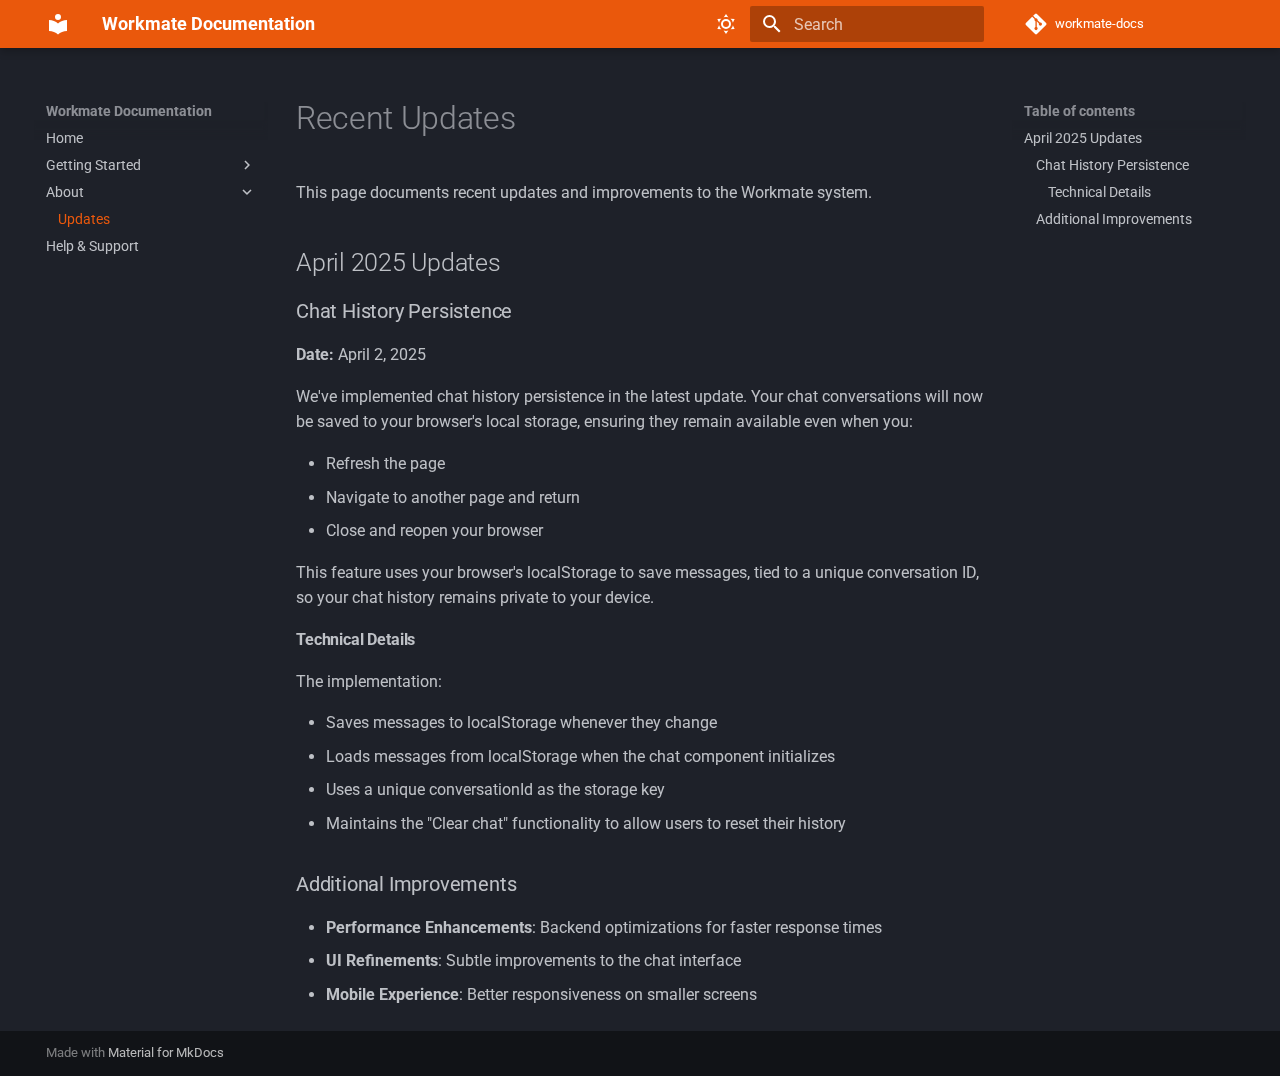
<file: updates/index.html>
<!doctype html>
<html lang="en" class="no-js">
  <head>
    
      <meta charset="utf-8">
      <meta name="viewport" content="width=device-width,initial-scale=1">
      
      
      
      
        <link rel="prev" href="../start_chat/">
      
      
        <link rel="next" href="../support/">
      
      
      <link rel="icon" href="../assets/images/favicon.png">
      <meta name="generator" content="mkdocs-1.6.1, mkdocs-material-9.6.11">
    
    
      
        <title>Updates - Workmate Documentation</title>
      
    
    
      <link rel="stylesheet" href="../assets/stylesheets/main.4af4bdda.min.css">
      
        
        <link rel="stylesheet" href="../assets/stylesheets/palette.06af60db.min.css">
      
      


    
    
      
    
    
      
        
        
        <link rel="preconnect" href="https://fonts.gstatic.com" crossorigin>
        <link rel="stylesheet" href="https://fonts.googleapis.com/css?family=Roboto:300,300i,400,400i,700,700i%7CRoboto+Mono:400,400i,700,700i&display=fallback">
        <style>:root{--md-text-font:"Roboto";--md-code-font:"Roboto Mono"}</style>
      
    
    
      <link rel="stylesheet" href="../styles/custom.css">
    
    <script>__md_scope=new URL("..",location),__md_hash=e=>[...e].reduce(((e,_)=>(e<<5)-e+_.charCodeAt(0)),0),__md_get=(e,_=localStorage,t=__md_scope)=>JSON.parse(_.getItem(t.pathname+"."+e)),__md_set=(e,_,t=localStorage,a=__md_scope)=>{try{t.setItem(a.pathname+"."+e,JSON.stringify(_))}catch(e){}}</script>
    
      

    
    
    
  </head>
  
  
    
    
      
    
    
    
    
    <body dir="ltr" data-md-color-scheme="slate" data-md-color-primary="#FF8C00" data-md-color-accent="#FFA500">
  
    
    <input class="md-toggle" data-md-toggle="drawer" type="checkbox" id="__drawer" autocomplete="off">
    <input class="md-toggle" data-md-toggle="search" type="checkbox" id="__search" autocomplete="off">
    <label class="md-overlay" for="__drawer"></label>
    <div data-md-component="skip">
      
        
        <a href="#recent-updates" class="md-skip">
          Skip to content
        </a>
      
    </div>
    <div data-md-component="announce">
      
    </div>
    
    
      

  

<header class="md-header md-header--shadow" data-md-component="header">
  <nav class="md-header__inner md-grid" aria-label="Header">
    <a href=".." title="Workmate Documentation" class="md-header__button md-logo" aria-label="Workmate Documentation" data-md-component="logo">
      
  
  <svg xmlns="http://www.w3.org/2000/svg" viewBox="0 0 24 24"><path d="M12 8a3 3 0 0 0 3-3 3 3 0 0 0-3-3 3 3 0 0 0-3 3 3 3 0 0 0 3 3m0 3.54C9.64 9.35 6.5 8 3 8v11c3.5 0 6.64 1.35 9 3.54 2.36-2.19 5.5-3.54 9-3.54V8c-3.5 0-6.64 1.35-9 3.54"/></svg>

    </a>
    <label class="md-header__button md-icon" for="__drawer">
      
      <svg xmlns="http://www.w3.org/2000/svg" viewBox="0 0 24 24"><path d="M3 6h18v2H3zm0 5h18v2H3zm0 5h18v2H3z"/></svg>
    </label>
    <div class="md-header__title" data-md-component="header-title">
      <div class="md-header__ellipsis">
        <div class="md-header__topic">
          <span class="md-ellipsis">
            Workmate Documentation
          </span>
        </div>
        <div class="md-header__topic" data-md-component="header-topic">
          <span class="md-ellipsis">
            
              Updates
            
          </span>
        </div>
      </div>
    </div>
    
      
        <form class="md-header__option" data-md-component="palette">
  
    
    
    
    <input class="md-option" data-md-color-media="" data-md-color-scheme="slate" data-md-color-primary="#FF8C00" data-md-color-accent="#FFA500"  aria-label="Dark mode"  type="radio" name="__palette" id="__palette_0">
    
      <label class="md-header__button md-icon" title="Dark mode" for="__palette_1" hidden>
        <svg xmlns="http://www.w3.org/2000/svg" viewBox="0 0 24 24"><path d="M12 7a5 5 0 0 1 5 5 5 5 0 0 1-5 5 5 5 0 0 1-5-5 5 5 0 0 1 5-5m0 2a3 3 0 0 0-3 3 3 3 0 0 0 3 3 3 3 0 0 0 3-3 3 3 0 0 0-3-3m0-7 2.39 3.42C13.65 5.15 12.84 5 12 5s-1.65.15-2.39.42zM3.34 7l4.16-.35A7.2 7.2 0 0 0 5.94 8.5c-.44.74-.69 1.5-.83 2.29zm.02 10 1.76-3.77a7.131 7.131 0 0 0 2.38 4.14zM20.65 7l-1.77 3.79a7.02 7.02 0 0 0-2.38-4.15zm-.01 10-4.14.36c.59-.51 1.12-1.14 1.54-1.86.42-.73.69-1.5.83-2.29zM12 22l-2.41-3.44c.74.27 1.55.44 2.41.44.82 0 1.63-.17 2.37-.44z"/></svg>
      </label>
    
  
    
    
    
    <input class="md-option" data-md-color-media="" data-md-color-scheme="default" data-md-color-primary="#FF8C00" data-md-color-accent="#FFA500"  aria-label="Light mode"  type="radio" name="__palette" id="__palette_1">
    
      <label class="md-header__button md-icon" title="Light mode" for="__palette_0" hidden>
        <svg xmlns="http://www.w3.org/2000/svg" viewBox="0 0 24 24"><path d="m17.75 4.09-2.53 1.94.91 3.06-2.63-1.81-2.63 1.81.91-3.06-2.53-1.94L12.44 4l1.06-3 1.06 3zm3.5 6.91-1.64 1.25.59 1.98-1.7-1.17-1.7 1.17.59-1.98L15.75 11l2.06-.05L18.5 9l.69 1.95zm-2.28 4.95c.83-.08 1.72 1.1 1.19 1.85-.32.45-.66.87-1.08 1.27C15.17 23 8.84 23 4.94 19.07c-3.91-3.9-3.91-10.24 0-14.14.4-.4.82-.76 1.27-1.08.75-.53 1.93.36 1.85 1.19-.27 2.86.69 5.83 2.89 8.02a9.96 9.96 0 0 0 8.02 2.89m-1.64 2.02a12.08 12.08 0 0 1-7.8-3.47c-2.17-2.19-3.33-5-3.49-7.82-2.81 3.14-2.7 7.96.31 10.98 3.02 3.01 7.84 3.12 10.98.31"/></svg>
      </label>
    
  
</form>
      
    
    
      <script>var palette=__md_get("__palette");if(palette&&palette.color){if("(prefers-color-scheme)"===palette.color.media){var media=matchMedia("(prefers-color-scheme: light)"),input=document.querySelector(media.matches?"[data-md-color-media='(prefers-color-scheme: light)']":"[data-md-color-media='(prefers-color-scheme: dark)']");palette.color.media=input.getAttribute("data-md-color-media"),palette.color.scheme=input.getAttribute("data-md-color-scheme"),palette.color.primary=input.getAttribute("data-md-color-primary"),palette.color.accent=input.getAttribute("data-md-color-accent")}for(var[key,value]of Object.entries(palette.color))document.body.setAttribute("data-md-color-"+key,value)}</script>
    
    
    
      
      
        <label class="md-header__button md-icon" for="__search">
          
          <svg xmlns="http://www.w3.org/2000/svg" viewBox="0 0 24 24"><path d="M9.5 3A6.5 6.5 0 0 1 16 9.5c0 1.61-.59 3.09-1.56 4.23l.27.27h.79l5 5-1.5 1.5-5-5v-.79l-.27-.27A6.52 6.52 0 0 1 9.5 16 6.5 6.5 0 0 1 3 9.5 6.5 6.5 0 0 1 9.5 3m0 2C7 5 5 7 5 9.5S7 14 9.5 14 14 12 14 9.5 12 5 9.5 5"/></svg>
        </label>
        <div class="md-search" data-md-component="search" role="dialog">
  <label class="md-search__overlay" for="__search"></label>
  <div class="md-search__inner" role="search">
    <form class="md-search__form" name="search">
      <input type="text" class="md-search__input" name="query" aria-label="Search" placeholder="Search" autocapitalize="off" autocorrect="off" autocomplete="off" spellcheck="false" data-md-component="search-query" required>
      <label class="md-search__icon md-icon" for="__search">
        
        <svg xmlns="http://www.w3.org/2000/svg" viewBox="0 0 24 24"><path d="M9.5 3A6.5 6.5 0 0 1 16 9.5c0 1.61-.59 3.09-1.56 4.23l.27.27h.79l5 5-1.5 1.5-5-5v-.79l-.27-.27A6.52 6.52 0 0 1 9.5 16 6.5 6.5 0 0 1 3 9.5 6.5 6.5 0 0 1 9.5 3m0 2C7 5 5 7 5 9.5S7 14 9.5 14 14 12 14 9.5 12 5 9.5 5"/></svg>
        
        <svg xmlns="http://www.w3.org/2000/svg" viewBox="0 0 24 24"><path d="M20 11v2H8l5.5 5.5-1.42 1.42L4.16 12l7.92-7.92L13.5 5.5 8 11z"/></svg>
      </label>
      <nav class="md-search__options" aria-label="Search">
        
        <button type="reset" class="md-search__icon md-icon" title="Clear" aria-label="Clear" tabindex="-1">
          
          <svg xmlns="http://www.w3.org/2000/svg" viewBox="0 0 24 24"><path d="M19 6.41 17.59 5 12 10.59 6.41 5 5 6.41 10.59 12 5 17.59 6.41 19 12 13.41 17.59 19 19 17.59 13.41 12z"/></svg>
        </button>
      </nav>
      
        <div class="md-search__suggest" data-md-component="search-suggest"></div>
      
    </form>
    <div class="md-search__output">
      <div class="md-search__scrollwrap" tabindex="0" data-md-scrollfix>
        <div class="md-search-result" data-md-component="search-result">
          <div class="md-search-result__meta">
            Initializing search
          </div>
          <ol class="md-search-result__list" role="presentation"></ol>
        </div>
      </div>
    </div>
  </div>
</div>
      
    
    
      <div class="md-header__source">
        <a href="https://github.com/yourusername/workmate-docs" title="Go to repository" class="md-source" data-md-component="source">
  <div class="md-source__icon md-icon">
    
    <svg xmlns="http://www.w3.org/2000/svg" viewBox="0 0 448 512"><!--! Font Awesome Free 6.7.2 by @fontawesome - https://fontawesome.com License - https://fontawesome.com/license/free (Icons: CC BY 4.0, Fonts: SIL OFL 1.1, Code: MIT License) Copyright 2024 Fonticons, Inc.--><path d="M439.55 236.05 244 40.45a28.87 28.87 0 0 0-40.81 0l-40.66 40.63 51.52 51.52c27.06-9.14 52.68 16.77 43.39 43.68l49.66 49.66c34.23-11.8 61.18 31 35.47 56.69-26.49 26.49-70.21-2.87-56-37.34L240.22 199v121.85c25.3 12.54 22.26 41.85 9.08 55a34.34 34.34 0 0 1-48.55 0c-17.57-17.6-11.07-46.91 11.25-56v-123c-20.8-8.51-24.6-30.74-18.64-45L142.57 101 8.45 235.14a28.86 28.86 0 0 0 0 40.81l195.61 195.6a28.86 28.86 0 0 0 40.8 0l194.69-194.69a28.86 28.86 0 0 0 0-40.81"/></svg>
  </div>
  <div class="md-source__repository">
    workmate-docs
  </div>
</a>
      </div>
    
  </nav>
  
</header>
    
    <div class="md-container" data-md-component="container">
      
      
        
          
        
      
      <main class="md-main" data-md-component="main">
        <div class="md-main__inner md-grid">
          
            
              
              <div class="md-sidebar md-sidebar--primary" data-md-component="sidebar" data-md-type="navigation" >
                <div class="md-sidebar__scrollwrap">
                  <div class="md-sidebar__inner">
                    



<nav class="md-nav md-nav--primary" aria-label="Navigation" data-md-level="0">
  <label class="md-nav__title" for="__drawer">
    <a href=".." title="Workmate Documentation" class="md-nav__button md-logo" aria-label="Workmate Documentation" data-md-component="logo">
      
  
  <svg xmlns="http://www.w3.org/2000/svg" viewBox="0 0 24 24"><path d="M12 8a3 3 0 0 0 3-3 3 3 0 0 0-3-3 3 3 0 0 0-3 3 3 3 0 0 0 3 3m0 3.54C9.64 9.35 6.5 8 3 8v11c3.5 0 6.64 1.35 9 3.54 2.36-2.19 5.5-3.54 9-3.54V8c-3.5 0-6.64 1.35-9 3.54"/></svg>

    </a>
    Workmate Documentation
  </label>
  
    <div class="md-nav__source">
      <a href="https://github.com/yourusername/workmate-docs" title="Go to repository" class="md-source" data-md-component="source">
  <div class="md-source__icon md-icon">
    
    <svg xmlns="http://www.w3.org/2000/svg" viewBox="0 0 448 512"><!--! Font Awesome Free 6.7.2 by @fontawesome - https://fontawesome.com License - https://fontawesome.com/license/free (Icons: CC BY 4.0, Fonts: SIL OFL 1.1, Code: MIT License) Copyright 2024 Fonticons, Inc.--><path d="M439.55 236.05 244 40.45a28.87 28.87 0 0 0-40.81 0l-40.66 40.63 51.52 51.52c27.06-9.14 52.68 16.77 43.39 43.68l49.66 49.66c34.23-11.8 61.18 31 35.47 56.69-26.49 26.49-70.21-2.87-56-37.34L240.22 199v121.85c25.3 12.54 22.26 41.85 9.08 55a34.34 34.34 0 0 1-48.55 0c-17.57-17.6-11.07-46.91 11.25-56v-123c-20.8-8.51-24.6-30.74-18.64-45L142.57 101 8.45 235.14a28.86 28.86 0 0 0 0 40.81l195.61 195.6a28.86 28.86 0 0 0 40.8 0l194.69-194.69a28.86 28.86 0 0 0 0-40.81"/></svg>
  </div>
  <div class="md-source__repository">
    workmate-docs
  </div>
</a>
    </div>
  
  <ul class="md-nav__list" data-md-scrollfix>
    
      
      
  
  
  
  
    <li class="md-nav__item">
      <a href=".." class="md-nav__link">
        
  
  
  <span class="md-ellipsis">
    Home
    
  </span>
  

      </a>
    </li>
  

    
      
      
  
  
  
  
    
    
    
    
    
    <li class="md-nav__item md-nav__item--nested">
      
        
        
        <input class="md-nav__toggle md-toggle " type="checkbox" id="__nav_2" >
        
          
          <label class="md-nav__link" for="__nav_2" id="__nav_2_label" tabindex="0">
            
  
  
  <span class="md-ellipsis">
    Getting Started
    
  </span>
  

            <span class="md-nav__icon md-icon"></span>
          </label>
        
        <nav class="md-nav" data-md-level="1" aria-labelledby="__nav_2_label" aria-expanded="false">
          <label class="md-nav__title" for="__nav_2">
            <span class="md-nav__icon md-icon"></span>
            Getting Started
          </label>
          <ul class="md-nav__list" data-md-scrollfix>
            
              
                
  
  
  
  
    <li class="md-nav__item">
      <a href="../start_chat/" class="md-nav__link">
        
  
  
  <span class="md-ellipsis">
    How to Start a Chat
    
  </span>
  

      </a>
    </li>
  

              
            
          </ul>
        </nav>
      
    </li>
  

    
      
      
  
  
    
  
  
  
    
    
    
    
    
    <li class="md-nav__item md-nav__item--active md-nav__item--nested">
      
        
        
        <input class="md-nav__toggle md-toggle " type="checkbox" id="__nav_3" checked>
        
          
          <label class="md-nav__link" for="__nav_3" id="__nav_3_label" tabindex="0">
            
  
  
  <span class="md-ellipsis">
    About
    
  </span>
  

            <span class="md-nav__icon md-icon"></span>
          </label>
        
        <nav class="md-nav" data-md-level="1" aria-labelledby="__nav_3_label" aria-expanded="true">
          <label class="md-nav__title" for="__nav_3">
            <span class="md-nav__icon md-icon"></span>
            About
          </label>
          <ul class="md-nav__list" data-md-scrollfix>
            
              
                
  
  
    
  
  
  
    <li class="md-nav__item md-nav__item--active">
      
      <input class="md-nav__toggle md-toggle" type="checkbox" id="__toc">
      
      
        
      
      
        <label class="md-nav__link md-nav__link--active" for="__toc">
          
  
  
  <span class="md-ellipsis">
    Updates
    
  </span>
  

          <span class="md-nav__icon md-icon"></span>
        </label>
      
      <a href="./" class="md-nav__link md-nav__link--active">
        
  
  
  <span class="md-ellipsis">
    Updates
    
  </span>
  

      </a>
      
        

<nav class="md-nav md-nav--secondary" aria-label="Table of contents">
  
  
  
    
  
  
    <label class="md-nav__title" for="__toc">
      <span class="md-nav__icon md-icon"></span>
      Table of contents
    </label>
    <ul class="md-nav__list" data-md-component="toc" data-md-scrollfix>
      
        <li class="md-nav__item">
  <a href="#april-2025-updates" class="md-nav__link">
    <span class="md-ellipsis">
      April 2025 Updates
    </span>
  </a>
  
    <nav class="md-nav" aria-label="April 2025 Updates">
      <ul class="md-nav__list">
        
          <li class="md-nav__item">
  <a href="#chat-history-persistence" class="md-nav__link">
    <span class="md-ellipsis">
      Chat History Persistence
    </span>
  </a>
  
    <nav class="md-nav" aria-label="Chat History Persistence">
      <ul class="md-nav__list">
        
          <li class="md-nav__item">
  <a href="#technical-details" class="md-nav__link">
    <span class="md-ellipsis">
      Technical Details
    </span>
  </a>
  
</li>
        
      </ul>
    </nav>
  
</li>
        
          <li class="md-nav__item">
  <a href="#additional-improvements" class="md-nav__link">
    <span class="md-ellipsis">
      Additional Improvements
    </span>
  </a>
  
</li>
        
      </ul>
    </nav>
  
</li>
      
    </ul>
  
</nav>
      
    </li>
  

              
            
          </ul>
        </nav>
      
    </li>
  

    
      
      
  
  
  
  
    <li class="md-nav__item">
      <a href="../support/" class="md-nav__link">
        
  
  
  <span class="md-ellipsis">
    Help & Support
    
  </span>
  

      </a>
    </li>
  

    
  </ul>
</nav>
                  </div>
                </div>
              </div>
            
            
              
              <div class="md-sidebar md-sidebar--secondary" data-md-component="sidebar" data-md-type="toc" >
                <div class="md-sidebar__scrollwrap">
                  <div class="md-sidebar__inner">
                    

<nav class="md-nav md-nav--secondary" aria-label="Table of contents">
  
  
  
    
  
  
    <label class="md-nav__title" for="__toc">
      <span class="md-nav__icon md-icon"></span>
      Table of contents
    </label>
    <ul class="md-nav__list" data-md-component="toc" data-md-scrollfix>
      
        <li class="md-nav__item">
  <a href="#april-2025-updates" class="md-nav__link">
    <span class="md-ellipsis">
      April 2025 Updates
    </span>
  </a>
  
    <nav class="md-nav" aria-label="April 2025 Updates">
      <ul class="md-nav__list">
        
          <li class="md-nav__item">
  <a href="#chat-history-persistence" class="md-nav__link">
    <span class="md-ellipsis">
      Chat History Persistence
    </span>
  </a>
  
    <nav class="md-nav" aria-label="Chat History Persistence">
      <ul class="md-nav__list">
        
          <li class="md-nav__item">
  <a href="#technical-details" class="md-nav__link">
    <span class="md-ellipsis">
      Technical Details
    </span>
  </a>
  
</li>
        
      </ul>
    </nav>
  
</li>
        
          <li class="md-nav__item">
  <a href="#additional-improvements" class="md-nav__link">
    <span class="md-ellipsis">
      Additional Improvements
    </span>
  </a>
  
</li>
        
      </ul>
    </nav>
  
</li>
      
    </ul>
  
</nav>
                  </div>
                </div>
              </div>
            
          
          
            <div class="md-content" data-md-component="content">
              <article class="md-content__inner md-typeset">
                
                  


  
  


<h1 id="recent-updates">Recent Updates</h1>
<p>This page documents recent updates and improvements to the Workmate system.</p>
<h2 id="april-2025-updates">April 2025 Updates</h2>
<h3 id="chat-history-persistence">Chat History Persistence</h3>
<p><strong>Date:</strong> April 2, 2025</p>
<p>We've implemented chat history persistence in the latest update. Your chat conversations will now be saved to your browser's local storage, ensuring they remain available even when you:</p>
<ul>
<li>Refresh the page</li>
<li>Navigate to another page and return</li>
<li>Close and reopen your browser</li>
</ul>
<p>This feature uses your browser's localStorage to save messages, tied to a unique conversation ID, so your chat history remains private to your device.</p>
<h4 id="technical-details">Technical Details</h4>
<p>The implementation:</p>
<ul>
<li>Saves messages to localStorage whenever they change</li>
<li>Loads messages from localStorage when the chat component initializes </li>
<li>Uses a unique conversationId as the storage key</li>
<li>Maintains the "Clear chat" functionality to allow users to reset their history</li>
</ul>
<h3 id="additional-improvements">Additional Improvements</h3>
<ul>
<li><strong>Performance Enhancements</strong>: Backend optimizations for faster response times</li>
<li><strong>UI Refinements</strong>: Subtle improvements to the chat interface</li>
<li><strong>Mobile Experience</strong>: Better responsiveness on smaller screens</li>
</ul>












                
              </article>
            </div>
          
          
<script>var target=document.getElementById(location.hash.slice(1));target&&target.name&&(target.checked=target.name.startsWith("__tabbed_"))</script>
        </div>
        
          <button type="button" class="md-top md-icon" data-md-component="top" hidden>
  
  <svg xmlns="http://www.w3.org/2000/svg" viewBox="0 0 24 24"><path d="M13 20h-2V8l-5.5 5.5-1.42-1.42L12 4.16l7.92 7.92-1.42 1.42L13 8z"/></svg>
  Back to top
</button>
        
      </main>
      
        <footer class="md-footer">
  
  <div class="md-footer-meta md-typeset">
    <div class="md-footer-meta__inner md-grid">
      <div class="md-copyright">
  
  
    Made with
    <a href="https://squidfunk.github.io/mkdocs-material/" target="_blank" rel="noopener">
      Material for MkDocs
    </a>
  
</div>
      
    </div>
  </div>
</footer>
      
    </div>
    <div class="md-dialog" data-md-component="dialog">
      <div class="md-dialog__inner md-typeset"></div>
    </div>
    
    
    
      
      <script id="__config" type="application/json">{"base": "..", "features": ["navigation.instant", "navigation.tracking", "navigation.top", "search.suggest", "search.highlight"], "search": "../assets/javascripts/workers/search.f8cc74c7.min.js", "tags": null, "translations": {"clipboard.copied": "Copied to clipboard", "clipboard.copy": "Copy to clipboard", "search.result.more.one": "1 more on this page", "search.result.more.other": "# more on this page", "search.result.none": "No matching documents", "search.result.one": "1 matching document", "search.result.other": "# matching documents", "search.result.placeholder": "Type to start searching", "search.result.term.missing": "Missing", "select.version": "Select version"}, "version": null}</script>
    
    
      <script src="../assets/javascripts/bundle.c8b220af.min.js"></script>
      
    
  </body>
</html>
</file>
<file: styles/custom.css>
:root {
    --md-primary-fg-color: #EA580C;
    --md-primary-fg-color--light: #EA580C;
    --md-default-fg-color--light: #f8f8f2;
    --md-primary-fg-color--dark: #EA580C;
    --md-default-bg-color--dark: #282a36;
    --md-accent-fg-color: #EA580C;

    /* Material Design depth variables */
    --md-shadow-z1: 0 2px 4px rgba(0, 0, 0, 0.1);
    --md-shadow-z2: 0 4px 8px rgba(0, 0, 0, 0.12);
    --md-shadow-z3: 0 8px 16px rgba(0, 0, 0, 0.14);
    --md-shadow-z4: 0 16px 24px rgba(0, 0, 0, 0.16);
    
    /* Material Design spacing */
    --md-spacing-xs: 0.25rem;
    --md-spacing-sm: 0.5rem;
    --md-spacing-md: 1rem;
    --md-spacing-lg: 1.5rem;
    --md-spacing-xl: 2.5rem;
    
    /* Material Design radius */
    --md-radius-sm: 4px;
    --md-radius-md: 8px;
    --md-radius-lg: 16px;
    --md-radius-xl: 24px;
}
</file>
<file: assets/stylesheets/main.4af4bdda.min.css>
@charset "UTF-8";html{-webkit-text-size-adjust:none;-moz-text-size-adjust:none;text-size-adjust:none;box-sizing:border-box}*,:after,:before{box-sizing:inherit}@media (prefers-reduced-motion){*,:after,:before{transition:none!important}}body{margin:0}a,button,input,label{-webkit-tap-highlight-color:transparent}a{color:inherit;text-decoration:none}hr{border:0;box-sizing:initial;display:block;height:.05rem;overflow:visible;padding:0}small{font-size:80%}sub,sup{line-height:1em}img{border-style:none}table{border-collapse:initial;border-spacing:0}td,th{font-weight:400;vertical-align:top}button{background:#0000;border:0;font-family:inherit;font-size:inherit;margin:0;padding:0}input{border:0;outline:none}:root{--md-primary-fg-color:#4051b5;--md-primary-fg-color--light:#5d6cc0;--md-primary-fg-color--dark:#303fa1;--md-primary-bg-color:#fff;--md-primary-bg-color--light:#ffffffb3;--md-accent-fg-color:#526cfe;--md-accent-fg-color--transparent:#526cfe1a;--md-accent-bg-color:#fff;--md-accent-bg-color--light:#ffffffb3}[data-md-color-scheme=default]{color-scheme:light}[data-md-color-scheme=default] img[src$="#gh-dark-mode-only"],[data-md-color-scheme=default] img[src$="#only-dark"]{display:none}:root,[data-md-color-scheme=default]{--md-hue:225deg;--md-default-fg-color:#000000de;--md-default-fg-color--light:#0000008a;--md-default-fg-color--lighter:#00000052;--md-default-fg-color--lightest:#00000012;--md-default-bg-color:#fff;--md-default-bg-color--light:#ffffffb3;--md-default-bg-color--lighter:#ffffff4d;--md-default-bg-color--lightest:#ffffff1f;--md-code-fg-color:#36464e;--md-code-bg-color:#f5f5f5;--md-code-hl-color:#4287ff;--md-code-hl-color--light:#4287ff1a;--md-code-hl-number-color:#d52a2a;--md-code-hl-special-color:#db1457;--md-code-hl-function-color:#a846b9;--md-code-hl-constant-color:#6e59d9;--md-code-hl-keyword-color:#3f6ec6;--md-code-hl-string-color:#1c7d4d;--md-code-hl-name-color:var(--md-code-fg-color);--md-code-hl-operator-color:var(--md-default-fg-color--light);--md-code-hl-punctuation-color:var(--md-default-fg-color--light);--md-code-hl-comment-color:var(--md-default-fg-color--light);--md-code-hl-generic-color:var(--md-default-fg-color--light);--md-code-hl-variable-color:var(--md-default-fg-color--light);--md-typeset-color:var(--md-default-fg-color);--md-typeset-a-color:var(--md-primary-fg-color);--md-typeset-del-color:#f5503d26;--md-typeset-ins-color:#0bd57026;--md-typeset-kbd-color:#fafafa;--md-typeset-kbd-accent-color:#fff;--md-typeset-kbd-border-color:#b8b8b8;--md-typeset-mark-color:#ffff0080;--md-typeset-table-color:#0000001f;--md-typeset-table-color--light:rgba(0,0,0,.035);--md-admonition-fg-color:var(--md-default-fg-color);--md-admonition-bg-color:var(--md-default-bg-color);--md-warning-fg-color:#000000de;--md-warning-bg-color:#ff9;--md-footer-fg-color:#fff;--md-footer-fg-color--light:#ffffffb3;--md-footer-fg-color--lighter:#ffffff73;--md-footer-bg-color:#000000de;--md-footer-bg-color--dark:#00000052;--md-shadow-z1:0 0.2rem 0.5rem #0000000d,0 0 0.05rem #0000001a;--md-shadow-z2:0 0.2rem 0.5rem #0000001a,0 0 0.05rem #00000040;--md-shadow-z3:0 0.2rem 0.5rem #0003,0 0 0.05rem #00000059}.md-icon svg{fill:currentcolor;display:block;height:1.2rem;width:1.2rem}body{-webkit-font-smoothing:antialiased;-moz-osx-font-smoothing:grayscale;--md-text-font-family:var(--md-text-font,_),-apple-system,BlinkMacSystemFont,Helvetica,Arial,sans-serif;--md-code-font-family:var(--md-code-font,_),SFMono-Regular,Consolas,Menlo,monospace}aside,body,input{font-feature-settings:"kern","liga";color:var(--md-typeset-color);font-family:var(--md-text-font-family)}code,kbd,pre{font-feature-settings:"kern";font-family:var(--md-code-font-family)}:root{--md-typeset-table-sort-icon:url('data:image/svg+xml;charset=utf-8,<svg xmlns="http://www.w3.org/2000/svg" viewBox="0 0 24 24"><path d="m18 21-4-4h3V7h-3l4-4 4 4h-3v10h3M2 19v-2h10v2M2 13v-2h7v2M2 7V5h4v2z"/></svg>');--md-typeset-table-sort-icon--asc:url('data:image/svg+xml;charset=utf-8,<svg xmlns="http://www.w3.org/2000/svg" viewBox="0 0 24 24"><path d="M19 17h3l-4 4-4-4h3V3h2M2 17h10v2H2M6 5v2H2V5m0 6h7v2H2z"/></svg>');--md-typeset-table-sort-icon--desc:url('data:image/svg+xml;charset=utf-8,<svg xmlns="http://www.w3.org/2000/svg" viewBox="0 0 24 24"><path d="M19 7h3l-4-4-4 4h3v14h2M2 17h10v2H2M6 5v2H2V5m0 6h7v2H2z"/></svg>')}.md-typeset{-webkit-print-color-adjust:exact;color-adjust:exact;font-size:.8rem;line-height:1.6;overflow-wrap:break-word}@media print{.md-typeset{font-size:.68rem}}.md-typeset blockquote,.md-typeset dl,.md-typeset figure,.md-typeset ol,.md-typeset pre,.md-typeset ul{margin-bottom:1em;margin-top:1em}.md-typeset h1{color:var(--md-default-fg-color--light);font-size:2em;line-height:1.3;margin:0 0 1.25em}.md-typeset h1,.md-typeset h2{font-weight:300;letter-spacing:-.01em}.md-typeset h2{font-size:1.5625em;line-height:1.4;margin:1.6em 0 .64em}.md-typeset h3{font-size:1.25em;font-weight:400;letter-spacing:-.01em;line-height:1.5;margin:1.6em 0 .8em}.md-typeset h2+h3{margin-top:.8em}.md-typeset h4{font-weight:700;letter-spacing:-.01em;margin:1em 0}.md-typeset h5,.md-typeset h6{color:var(--md-default-fg-color--light);font-size:.8em;font-weight:700;letter-spacing:-.01em;margin:1.25em 0}.md-typeset h5{text-transform:uppercase}.md-typeset h5 code{text-transform:none}.md-typeset hr{border-bottom:.05rem solid var(--md-default-fg-color--lightest);display:flow-root;margin:1.5em 0}.md-typeset a{color:var(--md-typeset-a-color);word-break:break-word}.md-typeset a,.md-typeset a:before{transition:color 125ms}.md-typeset a:focus,.md-typeset a:hover{color:var(--md-accent-fg-color)}.md-typeset a:focus code,.md-typeset a:hover code{background-color:var(--md-accent-fg-color--transparent)}.md-typeset a code{color:currentcolor;transition:background-color 125ms}.md-typeset a.focus-visible{outline-color:var(--md-accent-fg-color);outline-offset:.2rem}.md-typeset code,.md-typeset kbd,.md-typeset pre{color:var(--md-code-fg-color);direction:ltr;font-variant-ligatures:none}@media print{.md-typeset code,.md-typeset kbd,.md-typeset pre{white-space:pre-wrap}}.md-typeset code{background-color:var(--md-code-bg-color);border-radius:.1rem;-webkit-box-decoration-break:clone;box-decoration-break:clone;font-size:.85em;padding:0 .2941176471em;word-break:break-word}.md-typeset code:not(.focus-visible){-webkit-tap-highlight-color:transparent;outline:none}.md-typeset pre{display:flow-root;line-height:1.4;position:relative}.md-typeset pre>code{-webkit-box-decoration-break:slice;box-decoration-break:slice;box-shadow:none;display:block;margin:0;outline-color:var(--md-accent-fg-color);overflow:auto;padding:.7720588235em 1.1764705882em;scrollbar-color:var(--md-default-fg-color--lighter) #0000;scrollbar-width:thin;touch-action:auto;word-break:normal}.md-typeset pre>code:hover{scrollbar-color:var(--md-accent-fg-color) #0000}.md-typeset pre>code::-webkit-scrollbar{height:.2rem;width:.2rem}.md-typeset pre>code::-webkit-scrollbar-thumb{background-color:var(--md-default-fg-color--lighter)}.md-typeset pre>code::-webkit-scrollbar-thumb:hover{background-color:var(--md-accent-fg-color)}.md-typeset kbd{background-color:var(--md-typeset-kbd-color);border-radius:.1rem;box-shadow:0 .1rem 0 .05rem var(--md-typeset-kbd-border-color),0 .1rem 0 var(--md-typeset-kbd-border-color),0 -.1rem .2rem var(--md-typeset-kbd-accent-color) inset;color:var(--md-default-fg-color);display:inline-block;font-size:.75em;padding:0 .6666666667em;vertical-align:text-top;word-break:break-word}.md-typeset mark{background-color:var(--md-typeset-mark-color);-webkit-box-decoration-break:clone;box-decoration-break:clone;color:inherit;word-break:break-word}.md-typeset abbr{border-bottom:.05rem dotted var(--md-default-fg-color--light);cursor:help;text-decoration:none}.md-typeset small{opacity:.75}[dir=ltr] .md-typeset sub,[dir=ltr] .md-typeset sup{margin-left:.078125em}[dir=rtl] .md-typeset sub,[dir=rtl] .md-typeset sup{margin-right:.078125em}[dir=ltr] .md-typeset blockquote{padding-left:.6rem}[dir=rtl] .md-typeset blockquote{padding-right:.6rem}[dir=ltr] .md-typeset blockquote{border-left:.2rem solid var(--md-default-fg-color--lighter)}[dir=rtl] .md-typeset blockquote{border-right:.2rem solid var(--md-default-fg-color--lighter)}.md-typeset blockquote{color:var(--md-default-fg-color--light);margin-left:0;margin-right:0}.md-typeset ul{list-style-type:disc}.md-typeset ul[type]{list-style-type:revert-layer}[dir=ltr] .md-typeset ol,[dir=ltr] .md-typeset ul{margin-left:.625em}[dir=rtl] .md-typeset ol,[dir=rtl] .md-typeset ul{margin-right:.625em}.md-typeset ol,.md-typeset ul{padding:0}.md-typeset ol:not([hidden]),.md-typeset ul:not([hidden]){display:flow-root}.md-typeset ol ol,.md-typeset ul ol{list-style-type:lower-alpha}.md-typeset ol ol ol,.md-typeset ul ol ol{list-style-type:lower-roman}.md-typeset ol ol ol ol,.md-typeset ul ol ol ol{list-style-type:upper-alpha}.md-typeset ol ol ol ol ol,.md-typeset ul ol ol ol ol{list-style-type:upper-roman}.md-typeset ol[type],.md-typeset ul[type]{list-style-type:revert-layer}[dir=ltr] .md-typeset ol li,[dir=ltr] .md-typeset ul li{margin-left:1.25em}[dir=rtl] .md-typeset ol li,[dir=rtl] .md-typeset ul li{margin-right:1.25em}.md-typeset ol li,.md-typeset ul li{margin-bottom:.5em}.md-typeset ol li blockquote,.md-typeset ol li p,.md-typeset ul li blockquote,.md-typeset ul li p{margin:.5em 0}.md-typeset ol li:last-child,.md-typeset ul li:last-child{margin-bottom:0}[dir=ltr] .md-typeset ol li ol,[dir=ltr] .md-typeset ol li ul,[dir=ltr] .md-typeset ul li ol,[dir=ltr] .md-typeset ul li ul{margin-left:.625em}[dir=rtl] .md-typeset ol li ol,[dir=rtl] .md-typeset ol li ul,[dir=rtl] .md-typeset ul li ol,[dir=rtl] .md-typeset ul li ul{margin-right:.625em}.md-typeset ol li ol,.md-typeset ol li ul,.md-typeset ul li ol,.md-typeset ul li ul{margin-bottom:.5em;margin-top:.5em}[dir=ltr] .md-typeset dd{margin-left:1.875em}[dir=rtl] .md-typeset dd{margin-right:1.875em}.md-typeset dd{margin-bottom:1.5em;margin-top:1em}.md-typeset img,.md-typeset svg,.md-typeset video{height:auto;max-width:100%}.md-typeset img[align=left]{margin:1em 1em 1em 0}.md-typeset img[align=right]{margin:1em 0 1em 1em}.md-typeset img[align]:only-child{margin-top:0}.md-typeset figure{display:flow-root;margin:1em auto;max-width:100%;text-align:center;width:-moz-fit-content;width:fit-content}.md-typeset figure img{display:block;margin:0 auto}.md-typeset figcaption{font-style:italic;margin:1em auto;max-width:24rem}.md-typeset iframe{max-width:100%}.md-typeset table:not([class]){background-color:var(--md-default-bg-color);border:.05rem solid var(--md-typeset-table-color);border-radius:.1rem;display:inline-block;font-size:.64rem;max-width:100%;overflow:auto;touch-action:auto}@media print{.md-typeset table:not([class]){display:table}}.md-typeset table:not([class])+*{margin-top:1.5em}.md-typeset table:not([class]) td>:first-child,.md-typeset table:not([class]) th>:first-child{margin-top:0}.md-typeset table:not([class]) td>:last-child,.md-typeset table:not([class]) th>:last-child{margin-bottom:0}.md-typeset table:not([class]) td:not([align]),.md-typeset table:not([class]) th:not([align]){text-align:left}[dir=rtl] .md-typeset table:not([class]) td:not([align]),[dir=rtl] .md-typeset table:not([class]) th:not([align]){text-align:right}.md-typeset table:not([class]) th{font-weight:700;min-width:5rem;padding:.9375em 1.25em;vertical-align:top}.md-typeset table:not([class]) td{border-top:.05rem solid var(--md-typeset-table-color);padding:.9375em 1.25em;vertical-align:top}.md-typeset table:not([class]) tbody tr{transition:background-color 125ms}.md-typeset table:not([class]) tbody tr:hover{background-color:var(--md-typeset-table-color--light);box-shadow:0 .05rem 0 var(--md-default-bg-color) inset}.md-typeset table:not([class]) a{word-break:normal}.md-typeset table th[role=columnheader]{cursor:pointer}[dir=ltr] .md-typeset table th[role=columnheader]:after{margin-left:.5em}[dir=rtl] .md-typeset table th[role=columnheader]:after{margin-right:.5em}.md-typeset table th[role=columnheader]:after{content:"";display:inline-block;height:1.2em;-webkit-mask-image:var(--md-typeset-table-sort-icon);mask-image:var(--md-typeset-table-sort-icon);-webkit-mask-repeat:no-repeat;mask-repeat:no-repeat;-webkit-mask-size:contain;mask-size:contain;transition:background-color 125ms;vertical-align:text-bottom;width:1.2em}.md-typeset table th[role=columnheader]:hover:after{background-color:var(--md-default-fg-color--lighter)}.md-typeset table th[role=columnheader][aria-sort=ascending]:after{background-color:var(--md-default-fg-color--light);-webkit-mask-image:var(--md-typeset-table-sort-icon--asc);mask-image:var(--md-typeset-table-sort-icon--asc)}.md-typeset table th[role=columnheader][aria-sort=descending]:after{background-color:var(--md-default-fg-color--light);-webkit-mask-image:var(--md-typeset-table-sort-icon--desc);mask-image:var(--md-typeset-table-sort-icon--desc)}.md-typeset__scrollwrap{margin:1em -.8rem;overflow-x:auto;touch-action:auto}.md-typeset__table{display:inline-block;margin-bottom:.5em;padding:0 .8rem}@media print{.md-typeset__table{display:block}}html .md-typeset__table table{display:table;margin:0;overflow:hidden;width:100%}@media screen and (max-width:44.984375em){.md-content__inner>pre{margin:1em -.8rem}.md-content__inner>pre code{border-radius:0}}.md-typeset .md-author{border-radius:100%;display:block;flex-shrink:0;height:1.6rem;overflow:hidden;position:relative;transition:color 125ms,transform 125ms;width:1.6rem}.md-typeset .md-author img{display:block}.md-typeset .md-author--more{background:var(--md-default-fg-color--lightest);color:var(--md-default-fg-color--lighter);font-size:.6rem;font-weight:700;line-height:1.6rem;text-align:center}.md-typeset .md-author--long{height:2.4rem;width:2.4rem}.md-typeset a.md-author{transform:scale(1)}.md-typeset a.md-author img{border-radius:100%;filter:grayscale(100%) opacity(75%);transition:filter 125ms}.md-typeset a.md-author:focus,.md-typeset a.md-author:hover{transform:scale(1.1);z-index:1}.md-typeset a.md-author:focus img,.md-typeset a.md-author:hover img{filter:grayscale(0)}.md-banner{background-color:var(--md-footer-bg-color);color:var(--md-footer-fg-color);overflow:auto}@media print{.md-banner{display:none}}.md-banner--warning{background-color:var(--md-warning-bg-color);color:var(--md-warning-fg-color)}.md-banner__inner{font-size:.7rem;margin:.6rem auto;padding:0 .8rem}[dir=ltr] .md-banner__button{float:right}[dir=rtl] .md-banner__button{float:left}.md-banner__button{color:inherit;cursor:pointer;transition:opacity .25s}.no-js .md-banner__button{display:none}.md-banner__button:hover{opacity:.7}html{font-size:125%;height:100%;overflow-x:hidden}@media screen and (min-width:100em){html{font-size:137.5%}}@media screen and (min-width:125em){html{font-size:150%}}body{background-color:var(--md-default-bg-color);display:flex;flex-direction:column;font-size:.5rem;min-height:100%;position:relative;width:100%}@media print{body{display:block}}@media screen and (max-width:59.984375em){body[data-md-scrolllock]{position:fixed}}.md-grid{margin-left:auto;margin-right:auto;max-width:61rem}.md-container{display:flex;flex-direction:column;flex-grow:1}@media print{.md-container{display:block}}.md-main{flex-grow:1}.md-main__inner{display:flex;height:100%;margin-top:1.5rem}.md-ellipsis{overflow:hidden;text-overflow:ellipsis}.md-toggle{display:none}.md-option{height:0;opacity:0;position:absolute;width:0}.md-option:checked+label:not([hidden]){display:block}.md-option.focus-visible+label{outline-color:var(--md-accent-fg-color);outline-style:auto}.md-skip{background-color:var(--md-default-fg-color);border-radius:.1rem;color:var(--md-default-bg-color);font-size:.64rem;margin:.5rem;opacity:0;outline-color:var(--md-accent-fg-color);padding:.3rem .5rem;position:fixed;transform:translateY(.4rem);z-index:-1}.md-skip:focus{opacity:1;transform:translateY(0);transition:transform .25s cubic-bezier(.4,0,.2,1),opacity 175ms 75ms;z-index:10}@page{margin:25mm}:root{--md-clipboard-icon:url('data:image/svg+xml;charset=utf-8,<svg xmlns="http://www.w3.org/2000/svg" viewBox="0 0 24 24"><path d="M19 21H8V7h11m0-2H8a2 2 0 0 0-2 2v14a2 2 0 0 0 2 2h11a2 2 0 0 0 2-2V7a2 2 0 0 0-2-2m-3-4H4a2 2 0 0 0-2 2v14h2V3h12z"/></svg>')}.md-clipboard{border-radius:.1rem;color:var(--md-default-fg-color--lightest);cursor:pointer;height:1.5em;outline-color:var(--md-accent-fg-color);outline-offset:.1rem;position:absolute;right:.5em;top:.5em;transition:color .25s;width:1.5em;z-index:1}@media print{.md-clipboard{display:none}}.md-clipboard:not(.focus-visible){-webkit-tap-highlight-color:transparent;outline:none}:hover>.md-clipboard{color:var(--md-default-fg-color--light)}.md-clipboard:focus,.md-clipboard:hover{color:var(--md-accent-fg-color)}.md-clipboard:after{background-color:currentcolor;content:"";display:block;height:1.125em;margin:0 auto;-webkit-mask-image:var(--md-clipboard-icon);mask-image:var(--md-clipboard-icon);-webkit-mask-position:center;mask-position:center;-webkit-mask-repeat:no-repeat;mask-repeat:no-repeat;-webkit-mask-size:contain;mask-size:contain;width:1.125em}.md-clipboard--inline{cursor:pointer}.md-clipboard--inline code{transition:color .25s,background-color .25s}.md-clipboard--inline:focus code,.md-clipboard--inline:hover code{background-color:var(--md-accent-fg-color--transparent);color:var(--md-accent-fg-color)}.md-typeset .md-code__content{display:grid}@keyframes consent{0%{opacity:0;transform:translateY(100%)}to{opacity:1;transform:translateY(0)}}@keyframes overlay{0%{opacity:0}to{opacity:1}}.md-consent__overlay{animation:overlay .25s both;-webkit-backdrop-filter:blur(.1rem);backdrop-filter:blur(.1rem);background-color:#0000008a;height:100%;opacity:1;position:fixed;top:0;width:100%;z-index:5}.md-consent__inner{animation:consent .5s cubic-bezier(.1,.7,.1,1) both;background-color:var(--md-default-bg-color);border:0;border-radius:.1rem;bottom:0;box-shadow:0 0 .2rem #0000001a,0 .2rem .4rem #0003;max-height:100%;overflow:auto;padding:0;position:fixed;width:100%;z-index:5}.md-consent__form{padding:.8rem}.md-consent__settings{display:none;margin:1em 0}input:checked+.md-consent__settings{display:block}.md-consent__controls{margin-bottom:.8rem}.md-typeset .md-consent__controls .md-button{display:inline}@media screen and (max-width:44.984375em){.md-typeset .md-consent__controls .md-button{display:block;margin-top:.4rem;text-align:center;width:100%}}.md-consent label{cursor:pointer}.md-content{flex-grow:1;min-width:0}.md-content__inner{margin:0 .8rem 1.2rem;padding-top:.6rem}@media screen and (min-width:76.25em){[dir=ltr] .md-sidebar--primary:not([hidden])~.md-content>.md-content__inner{margin-left:1.2rem}[dir=ltr] .md-sidebar--secondary:not([hidden])~.md-content>.md-content__inner,[dir=rtl] .md-sidebar--primary:not([hidden])~.md-content>.md-content__inner{margin-right:1.2rem}[dir=rtl] .md-sidebar--secondary:not([hidden])~.md-content>.md-content__inner{margin-left:1.2rem}}.md-content__inner:before{content:"";display:block;height:.4rem}.md-content__inner>:last-child{margin-bottom:0}[dir=ltr] .md-content__button{float:right}[dir=rtl] .md-content__button{float:left}[dir=ltr] .md-content__button{margin-left:.4rem}[dir=rtl] .md-content__button{margin-right:.4rem}.md-content__button{margin:.4rem 0;padding:0}@media print{.md-content__button{display:none}}.md-typeset .md-content__button{color:var(--md-default-fg-color--lighter)}.md-content__button svg{display:inline;vertical-align:top}[dir=rtl] .md-content__button svg{transform:scaleX(-1)}[dir=ltr] .md-dialog{right:.8rem}[dir=rtl] .md-dialog{left:.8rem}.md-dialog{background-color:var(--md-default-fg-color);border-radius:.1rem;bottom:.8rem;box-shadow:var(--md-shadow-z3);min-width:11.1rem;opacity:0;padding:.4rem .6rem;pointer-events:none;position:fixed;transform:translateY(100%);transition:transform 0ms .4s,opacity .4s;z-index:4}@media print{.md-dialog{display:none}}.md-dialog--active{opacity:1;pointer-events:auto;transform:translateY(0);transition:transform .4s cubic-bezier(.075,.85,.175,1),opacity .4s}.md-dialog__inner{color:var(--md-default-bg-color);font-size:.7rem}.md-feedback{margin:2em 0 1em;text-align:center}.md-feedback fieldset{border:none;margin:0;padding:0}.md-feedback__title{font-weight:700;margin:1em auto}.md-feedback__inner{position:relative}.md-feedback__list{display:flex;flex-wrap:wrap;place-content:baseline center;position:relative}.md-feedback__list:hover .md-icon:not(:disabled){color:var(--md-default-fg-color--lighter)}:disabled .md-feedback__list{min-height:1.8rem}.md-feedback__icon{color:var(--md-default-fg-color--light);cursor:pointer;flex-shrink:0;margin:0 .1rem;transition:color 125ms}.md-feedback__icon:not(:disabled).md-icon:hover{color:var(--md-accent-fg-color)}.md-feedback__icon:disabled{color:var(--md-default-fg-color--lightest);pointer-events:none}.md-feedback__note{opacity:0;position:relative;transform:translateY(.4rem);transition:transform .4s cubic-bezier(.1,.7,.1,1),opacity .15s}.md-feedback__note>*{margin:0 auto;max-width:16rem}:disabled .md-feedback__note{opacity:1;transform:translateY(0)}@media print{.md-feedback{display:none}}.md-footer{background-color:var(--md-footer-bg-color);color:var(--md-footer-fg-color)}@media print{.md-footer{display:none}}.md-footer__inner{justify-content:space-between;overflow:auto;padding:.2rem}.md-footer__inner:not([hidden]){display:flex}.md-footer__link{align-items:end;display:flex;flex-grow:0.01;margin-bottom:.4rem;margin-top:1rem;max-width:100%;outline-color:var(--md-accent-fg-color);overflow:hidden;transition:opacity .25s}.md-footer__link:focus,.md-footer__link:hover{opacity:.7}[dir=rtl] .md-footer__link svg{transform:scaleX(-1)}@media screen and (max-width:44.984375em){.md-footer__link--prev{flex-shrink:0}.md-footer__link--prev .md-footer__title{display:none}}[dir=ltr] .md-footer__link--next{margin-left:auto}[dir=rtl] .md-footer__link--next{margin-right:auto}.md-footer__link--next{text-align:right}[dir=rtl] .md-footer__link--next{text-align:left}.md-footer__title{flex-grow:1;font-size:.9rem;margin-bottom:.7rem;max-width:calc(100% - 2.4rem);padding:0 1rem;white-space:nowrap}.md-footer__button{margin:.2rem;padding:.4rem}.md-footer__direction{font-size:.64rem;opacity:.7}.md-footer-meta{background-color:var(--md-footer-bg-color--dark)}.md-footer-meta__inner{display:flex;flex-wrap:wrap;justify-content:space-between;padding:.2rem}html .md-footer-meta.md-typeset a{color:var(--md-footer-fg-color--light)}html .md-footer-meta.md-typeset a:focus,html .md-footer-meta.md-typeset a:hover{color:var(--md-footer-fg-color)}.md-copyright{color:var(--md-footer-fg-color--lighter);font-size:.64rem;margin:auto .6rem;padding:.4rem 0;width:100%}@media screen and (min-width:45em){.md-copyright{width:auto}}.md-copyright__highlight{color:var(--md-footer-fg-color--light)}.md-social{display:inline-flex;gap:.2rem;margin:0 .4rem;padding:.2rem 0 .6rem}@media screen and (min-width:45em){.md-social{padding:.6rem 0}}.md-social__link{display:inline-block;height:1.6rem;text-align:center;width:1.6rem}.md-social__link:before{line-height:1.9}.md-social__link svg{fill:currentcolor;max-height:.8rem;vertical-align:-25%}.md-typeset .md-button{border:.1rem solid;border-radius:.1rem;color:var(--md-primary-fg-color);cursor:pointer;display:inline-block;font-weight:700;padding:.625em 2em;transition:color 125ms,background-color 125ms,border-color 125ms}.md-typeset .md-button--primary{background-color:var(--md-primary-fg-color);border-color:var(--md-primary-fg-color);color:var(--md-primary-bg-color)}.md-typeset .md-button:focus,.md-typeset .md-button:hover{background-color:var(--md-accent-fg-color);border-color:var(--md-accent-fg-color);color:var(--md-accent-bg-color)}[dir=ltr] .md-typeset .md-input{border-top-left-radius:.1rem}[dir=ltr] .md-typeset .md-input,[dir=rtl] .md-typeset .md-input{border-top-right-radius:.1rem}[dir=rtl] .md-typeset .md-input{border-top-left-radius:.1rem}.md-typeset .md-input{border-bottom:.1rem solid var(--md-default-fg-color--lighter);box-shadow:var(--md-shadow-z1);font-size:.8rem;height:1.8rem;padding:0 .6rem;transition:border .25s,box-shadow .25s}.md-typeset .md-input:focus,.md-typeset .md-input:hover{border-bottom-color:var(--md-accent-fg-color);box-shadow:var(--md-shadow-z2)}.md-typeset .md-input--stretch{width:100%}.md-header{background-color:var(--md-primary-fg-color);box-shadow:0 0 .2rem #0000,0 .2rem .4rem #0000;color:var(--md-primary-bg-color);display:block;left:0;position:sticky;right:0;top:0;z-index:4}@media print{.md-header{display:none}}.md-header[hidden]{transform:translateY(-100%);transition:transform .25s cubic-bezier(.8,0,.6,1),box-shadow .25s}.md-header--shadow{box-shadow:0 0 .2rem #0000001a,0 .2rem .4rem #0003;transition:transform .25s cubic-bezier(.1,.7,.1,1),box-shadow .25s}.md-header__inner{align-items:center;display:flex;padding:0 .2rem}.md-header__button{color:currentcolor;cursor:pointer;margin:.2rem;outline-color:var(--md-accent-fg-color);padding:.4rem;position:relative;transition:opacity .25s;vertical-align:middle;z-index:1}.md-header__button:hover{opacity:.7}.md-header__button:not([hidden]){display:inline-block}.md-header__button:not(.focus-visible){-webkit-tap-highlight-color:transparent;outline:none}.md-header__button.md-logo{margin:.2rem;padding:.4rem}@media screen and (max-width:76.234375em){.md-header__button.md-logo{display:none}}.md-header__button.md-logo img,.md-header__button.md-logo svg{fill:currentcolor;display:block;height:1.2rem;width:auto}@media screen and (min-width:60em){.md-header__button[for=__search]{display:none}}.no-js .md-header__button[for=__search]{display:none}[dir=rtl] .md-header__button[for=__search] svg{transform:scaleX(-1)}@media screen and (min-width:76.25em){.md-header__button[for=__drawer]{display:none}}.md-header__topic{display:flex;max-width:100%;position:absolute;transition:transform .4s cubic-bezier(.1,.7,.1,1),opacity .15s;white-space:nowrap}.md-header__topic+.md-header__topic{opacity:0;pointer-events:none;transform:translateX(1.25rem);transition:transform .4s cubic-bezier(1,.7,.1,.1),opacity .15s;z-index:-1}[dir=rtl] .md-header__topic+.md-header__topic{transform:translateX(-1.25rem)}.md-header__topic:first-child{font-weight:700}[dir=ltr] .md-header__title{margin-left:1rem;margin-right:.4rem}[dir=rtl] .md-header__title{margin-left:.4rem;margin-right:1rem}.md-header__title{flex-grow:1;font-size:.9rem;height:2.4rem;line-height:2.4rem}.md-header__title--active .md-header__topic{opacity:0;pointer-events:none;transform:translateX(-1.25rem);transition:transform .4s cubic-bezier(1,.7,.1,.1),opacity .15s;z-index:-1}[dir=rtl] .md-header__title--active .md-header__topic{transform:translateX(1.25rem)}.md-header__title--active .md-header__topic+.md-header__topic{opacity:1;pointer-events:auto;transform:translateX(0);transition:transform .4s cubic-bezier(.1,.7,.1,1),opacity .15s;z-index:0}.md-header__title>.md-header__ellipsis{height:100%;position:relative;width:100%}.md-header__option{display:flex;flex-shrink:0;max-width:100%;transition:max-width 0ms .25s,opacity .25s .25s;white-space:nowrap}[data-md-toggle=search]:checked~.md-header .md-header__option{max-width:0;opacity:0;transition:max-width 0ms,opacity 0ms}.md-header__option>input{bottom:0}.md-header__source{display:none}@media screen and (min-width:60em){[dir=ltr] .md-header__source{margin-left:1rem}[dir=rtl] .md-header__source{margin-right:1rem}.md-header__source{display:block;max-width:11.7rem;width:11.7rem}}@media screen and (min-width:76.25em){[dir=ltr] .md-header__source{margin-left:1.4rem}[dir=rtl] .md-header__source{margin-right:1.4rem}}.md-meta{color:var(--md-default-fg-color--light);font-size:.7rem;line-height:1.3}.md-meta__list{display:inline-flex;flex-wrap:wrap;list-style:none;margin:0;padding:0}.md-meta__item:not(:last-child):after{content:"·";margin-left:.2rem;margin-right:.2rem}.md-meta__link{color:var(--md-typeset-a-color)}.md-meta__link:focus,.md-meta__link:hover{color:var(--md-accent-fg-color)}.md-draft{background-color:#ff1744;border-radius:.125em;color:#fff;display:inline-block;font-weight:700;padding-left:.5714285714em;padding-right:.5714285714em}:root{--md-nav-icon--prev:url('data:image/svg+xml;charset=utf-8,<svg xmlns="http://www.w3.org/2000/svg" viewBox="0 0 24 24"><path d="M20 11v2H8l5.5 5.5-1.42 1.42L4.16 12l7.92-7.92L13.5 5.5 8 11z"/></svg>');--md-nav-icon--next:url('data:image/svg+xml;charset=utf-8,<svg xmlns="http://www.w3.org/2000/svg" viewBox="0 0 24 24"><path d="M8.59 16.58 13.17 12 8.59 7.41 10 6l6 6-6 6z"/></svg>');--md-toc-icon:url('data:image/svg+xml;charset=utf-8,<svg xmlns="http://www.w3.org/2000/svg" viewBox="0 0 24 24"><path d="M3 9h14V7H3zm0 4h14v-2H3zm0 4h14v-2H3zm16 0h2v-2h-2zm0-10v2h2V7zm0 6h2v-2h-2z"/></svg>')}.md-nav{font-size:.7rem;line-height:1.3}.md-nav__title{color:var(--md-default-fg-color--light);display:block;font-weight:700;overflow:hidden;padding:0 .6rem;text-overflow:ellipsis}.md-nav__title .md-nav__button{display:none}.md-nav__title .md-nav__button img{height:100%;width:auto}.md-nav__title .md-nav__button.md-logo img,.md-nav__title .md-nav__button.md-logo svg{fill:currentcolor;display:block;height:2.4rem;max-width:100%;object-fit:contain;width:auto}.md-nav__list{list-style:none;margin:0;padding:0}.md-nav__link{align-items:flex-start;display:flex;gap:.4rem;margin-top:.625em;scroll-snap-align:start;transition:color 125ms}.md-nav__link--passed{color:var(--md-default-fg-color--light)}.md-nav__item .md-nav__link--active,.md-nav__item .md-nav__link--active code{color:var(--md-typeset-a-color)}.md-nav__link .md-ellipsis{position:relative}[dir=ltr] .md-nav__link .md-icon:last-child{margin-left:auto}[dir=rtl] .md-nav__link .md-icon:last-child{margin-right:auto}.md-nav__link svg{fill:currentcolor;flex-shrink:0;height:1.3em;position:relative}.md-nav__link[for]:focus,.md-nav__link[for]:hover,.md-nav__link[href]:focus,.md-nav__link[href]:hover{color:var(--md-accent-fg-color);cursor:pointer}.md-nav__link.focus-visible{outline-color:var(--md-accent-fg-color);outline-offset:.2rem}.md-nav--primary .md-nav__link[for=__toc]{display:none}.md-nav--primary .md-nav__link[for=__toc] .md-icon:after{background-color:currentcolor;display:block;height:100%;-webkit-mask-image:var(--md-toc-icon);mask-image:var(--md-toc-icon);width:100%}.md-nav--primary .md-nav__link[for=__toc]~.md-nav{display:none}.md-nav__container>.md-nav__link{margin-top:0}.md-nav__container>.md-nav__link:first-child{flex-grow:1;min-width:0}.md-nav__icon{flex-shrink:0}.md-nav__source{display:none}@media screen and (max-width:76.234375em){.md-nav--primary,.md-nav--primary .md-nav{background-color:var(--md-default-bg-color);display:flex;flex-direction:column;height:100%;left:0;position:absolute;right:0;top:0;z-index:1}.md-nav--primary .md-nav__item,.md-nav--primary .md-nav__title{font-size:.8rem;line-height:1.5}.md-nav--primary .md-nav__title{background-color:var(--md-default-fg-color--lightest);color:var(--md-default-fg-color--light);cursor:pointer;height:5.6rem;line-height:2.4rem;padding:3rem .8rem .2rem;position:relative;white-space:nowrap}[dir=ltr] .md-nav--primary .md-nav__title .md-nav__icon{left:.4rem}[dir=rtl] .md-nav--primary .md-nav__title .md-nav__icon{right:.4rem}.md-nav--primary .md-nav__title .md-nav__icon{display:block;height:1.2rem;margin:.2rem;position:absolute;top:.4rem;width:1.2rem}.md-nav--primary .md-nav__title .md-nav__icon:after{background-color:currentcolor;content:"";display:block;height:100%;-webkit-mask-image:var(--md-nav-icon--prev);mask-image:var(--md-nav-icon--prev);-webkit-mask-position:center;mask-position:center;-webkit-mask-repeat:no-repeat;mask-repeat:no-repeat;-webkit-mask-size:contain;mask-size:contain;width:100%}.md-nav--primary .md-nav__title~.md-nav__list{background-color:var(--md-default-bg-color);box-shadow:0 .05rem 0 var(--md-default-fg-color--lightest) inset;overflow-y:auto;scroll-snap-type:y mandatory;touch-action:pan-y}.md-nav--primary .md-nav__title~.md-nav__list>:first-child{border-top:0}.md-nav--primary .md-nav__title[for=__drawer]{background-color:var(--md-primary-fg-color);color:var(--md-primary-bg-color);font-weight:700}.md-nav--primary .md-nav__title .md-logo{display:block;left:.2rem;margin:.2rem;padding:.4rem;position:absolute;right:.2rem;top:.2rem}.md-nav--primary .md-nav__list{flex:1}.md-nav--primary .md-nav__item{border-top:.05rem solid var(--md-default-fg-color--lightest)}.md-nav--primary .md-nav__item--active>.md-nav__link{color:var(--md-typeset-a-color)}.md-nav--primary .md-nav__item--active>.md-nav__link:focus,.md-nav--primary .md-nav__item--active>.md-nav__link:hover{color:var(--md-accent-fg-color)}.md-nav--primary .md-nav__link{margin-top:0;padding:.6rem .8rem}.md-nav--primary .md-nav__link svg{margin-top:.1em}.md-nav--primary .md-nav__link>.md-nav__link{padding:0}[dir=ltr] .md-nav--primary .md-nav__link .md-nav__icon{margin-right:-.2rem}[dir=rtl] .md-nav--primary .md-nav__link .md-nav__icon{margin-left:-.2rem}.md-nav--primary .md-nav__link .md-nav__icon{font-size:1.2rem;height:1.2rem;width:1.2rem}.md-nav--primary .md-nav__link .md-nav__icon:after{background-color:currentcolor;content:"";display:block;height:100%;-webkit-mask-image:var(--md-nav-icon--next);mask-image:var(--md-nav-icon--next);-webkit-mask-position:center;mask-position:center;-webkit-mask-repeat:no-repeat;mask-repeat:no-repeat;-webkit-mask-size:contain;mask-size:contain;width:100%}[dir=rtl] .md-nav--primary .md-nav__icon:after{transform:scale(-1)}.md-nav--primary .md-nav--secondary .md-nav{background-color:initial;position:static}[dir=ltr] .md-nav--primary .md-nav--secondary .md-nav .md-nav__link{padding-left:1.4rem}[dir=rtl] .md-nav--primary .md-nav--secondary .md-nav .md-nav__link{padding-right:1.4rem}[dir=ltr] .md-nav--primary .md-nav--secondary .md-nav .md-nav .md-nav__link{padding-left:2rem}[dir=rtl] .md-nav--primary .md-nav--secondary .md-nav .md-nav .md-nav__link{padding-right:2rem}[dir=ltr] .md-nav--primary .md-nav--secondary .md-nav .md-nav .md-nav .md-nav__link{padding-left:2.6rem}[dir=rtl] .md-nav--primary .md-nav--secondary .md-nav .md-nav .md-nav .md-nav__link{padding-right:2.6rem}[dir=ltr] .md-nav--primary .md-nav--secondary .md-nav .md-nav .md-nav .md-nav .md-nav__link{padding-left:3.2rem}[dir=rtl] .md-nav--primary .md-nav--secondary .md-nav .md-nav .md-nav .md-nav .md-nav__link{padding-right:3.2rem}.md-nav--secondary{background-color:initial}.md-nav__toggle~.md-nav{display:flex;opacity:0;transform:translateX(100%);transition:transform .25s cubic-bezier(.8,0,.6,1),opacity 125ms 50ms}[dir=rtl] .md-nav__toggle~.md-nav{transform:translateX(-100%)}.md-nav__toggle:checked~.md-nav{opacity:1;transform:translateX(0);transition:transform .25s cubic-bezier(.4,0,.2,1),opacity 125ms 125ms}.md-nav__toggle:checked~.md-nav>.md-nav__list{-webkit-backface-visibility:hidden;backface-visibility:hidden}}@media screen and (max-width:59.984375em){.md-nav--primary .md-nav__link[for=__toc]{display:flex}.md-nav--primary .md-nav__link[for=__toc] .md-icon:after{content:""}.md-nav--primary .md-nav__link[for=__toc]+.md-nav__link{display:none}.md-nav--primary .md-nav__link[for=__toc]~.md-nav{display:flex}.md-nav__source{background-color:var(--md-primary-fg-color--dark);color:var(--md-primary-bg-color);display:block;padding:0 .2rem}}@media screen and (min-width:60em) and (max-width:76.234375em){.md-nav--integrated .md-nav__link[for=__toc]{display:flex}.md-nav--integrated .md-nav__link[for=__toc] .md-icon:after{content:""}.md-nav--integrated .md-nav__link[for=__toc]+.md-nav__link{display:none}.md-nav--integrated .md-nav__link[for=__toc]~.md-nav{display:flex}}@media screen and (min-width:60em){.md-nav{margin-bottom:-.4rem}.md-nav--secondary .md-nav__title{background:var(--md-default-bg-color);box-shadow:0 0 .4rem .4rem var(--md-default-bg-color);position:sticky;top:0;z-index:1}.md-nav--secondary .md-nav__title[for=__toc]{scroll-snap-align:start}.md-nav--secondary .md-nav__title .md-nav__icon{display:none}[dir=ltr] .md-nav--secondary .md-nav__list{padding-left:.6rem}[dir=rtl] .md-nav--secondary .md-nav__list{padding-right:.6rem}.md-nav--secondary .md-nav__list{padding-bottom:.4rem}[dir=ltr] .md-nav--secondary .md-nav__item>.md-nav__link{margin-right:.4rem}[dir=rtl] .md-nav--secondary .md-nav__item>.md-nav__link{margin-left:.4rem}}@media screen and (min-width:76.25em){.md-nav{margin-bottom:-.4rem;transition:max-height .25s cubic-bezier(.86,0,.07,1)}.md-nav--primary .md-nav__title{background:var(--md-default-bg-color);box-shadow:0 0 .4rem .4rem var(--md-default-bg-color);position:sticky;top:0;z-index:1}.md-nav--primary .md-nav__title[for=__drawer]{scroll-snap-align:start}.md-nav--primary .md-nav__title .md-nav__icon{display:none}[dir=ltr] .md-nav--primary .md-nav__list{padding-left:.6rem}[dir=rtl] .md-nav--primary .md-nav__list{padding-right:.6rem}.md-nav--primary .md-nav__list{padding-bottom:.4rem}[dir=ltr] .md-nav--primary .md-nav__item>.md-nav__link{margin-right:.4rem}[dir=rtl] .md-nav--primary .md-nav__item>.md-nav__link{margin-left:.4rem}.md-nav__toggle~.md-nav{display:grid;grid-template-rows:minmax(.4rem,0fr);opacity:0;transition:grid-template-rows .25s cubic-bezier(.86,0,.07,1),opacity .25s,visibility 0ms .25s;visibility:collapse}.md-nav__toggle~.md-nav>.md-nav__list{overflow:hidden}.md-nav__toggle.md-toggle--indeterminate~.md-nav,.md-nav__toggle:checked~.md-nav{grid-template-rows:minmax(.4rem,1fr);opacity:1;transition:grid-template-rows .25s cubic-bezier(.86,0,.07,1),opacity .15s .1s,visibility 0ms;visibility:visible}.md-nav__toggle.md-toggle--indeterminate~.md-nav{transition:none}.md-nav__item--nested>.md-nav>.md-nav__title{display:none}.md-nav__item--section{display:block;margin:1.25em 0}.md-nav__item--section:last-child{margin-bottom:0}.md-nav__item--section>.md-nav__link{font-weight:700}.md-nav__item--section>.md-nav__link[for]{color:var(--md-default-fg-color--light)}.md-nav__item--section>.md-nav__link:not(.md-nav__container){pointer-events:none}.md-nav__item--section>.md-nav__link .md-icon,.md-nav__item--section>.md-nav__link>[for]{display:none}[dir=ltr] .md-nav__item--section>.md-nav{margin-left:-.6rem}[dir=rtl] .md-nav__item--section>.md-nav{margin-right:-.6rem}.md-nav__item--section>.md-nav{display:block;opacity:1;visibility:visible}.md-nav__item--section>.md-nav>.md-nav__list>.md-nav__item{padding:0}.md-nav__icon{border-radius:100%;height:.9rem;transition:background-color .25s;width:.9rem}.md-nav__icon:hover{background-color:var(--md-accent-fg-color--transparent)}.md-nav__icon:after{background-color:currentcolor;border-radius:100%;content:"";display:inline-block;height:100%;-webkit-mask-image:var(--md-nav-icon--next);mask-image:var(--md-nav-icon--next);-webkit-mask-position:center;mask-position:center;-webkit-mask-repeat:no-repeat;mask-repeat:no-repeat;-webkit-mask-size:contain;mask-size:contain;transition:transform .25s;vertical-align:-.1rem;width:100%}[dir=rtl] .md-nav__icon:after{transform:rotate(180deg)}.md-nav__item--nested .md-nav__toggle:checked~.md-nav__link .md-nav__icon:after,.md-nav__item--nested .md-toggle--indeterminate~.md-nav__link .md-nav__icon:after{transform:rotate(90deg)}.md-nav--lifted>.md-nav__list>.md-nav__item,.md-nav--lifted>.md-nav__title{display:none}.md-nav--lifted>.md-nav__list>.md-nav__item--active{display:block}.md-nav--lifted>.md-nav__list>.md-nav__item--active>.md-nav__link{background:var(--md-default-bg-color);box-shadow:0 0 .4rem .4rem var(--md-default-bg-color);margin-top:0;position:sticky;top:0;z-index:1}.md-nav--lifted>.md-nav__list>.md-nav__item--active>.md-nav__link:not(.md-nav__container){pointer-events:none}.md-nav--lifted>.md-nav__list>.md-nav__item--active.md-nav__item--section{margin:0}[dir=ltr] .md-nav--lifted>.md-nav__list>.md-nav__item>.md-nav:not(.md-nav--secondary){margin-left:-.6rem}[dir=rtl] .md-nav--lifted>.md-nav__list>.md-nav__item>.md-nav:not(.md-nav--secondary){margin-right:-.6rem}.md-nav--lifted>.md-nav__list>.md-nav__item>[for]{color:var(--md-default-fg-color--light)}.md-nav--lifted .md-nav[data-md-level="1"]{grid-template-rows:minmax(.4rem,1fr);opacity:1;visibility:visible}[dir=ltr] .md-nav--integrated>.md-nav__list>.md-nav__item--active .md-nav--secondary{border-left:.05rem solid var(--md-primary-fg-color)}[dir=rtl] .md-nav--integrated>.md-nav__list>.md-nav__item--active .md-nav--secondary{border-right:.05rem solid var(--md-primary-fg-color)}.md-nav--integrated>.md-nav__list>.md-nav__item--active .md-nav--secondary{display:block;margin-bottom:1.25em;opacity:1;visibility:visible}.md-nav--integrated>.md-nav__list>.md-nav__item--active .md-nav--secondary>.md-nav__list{overflow:visible;padding-bottom:0}.md-nav--integrated>.md-nav__list>.md-nav__item--active .md-nav--secondary>.md-nav__title{display:none}}.md-pagination{font-size:.8rem;font-weight:700;gap:.4rem}.md-pagination,.md-pagination>*{align-items:center;display:flex;justify-content:center}.md-pagination>*{border-radius:.2rem;height:1.8rem;min-width:1.8rem;text-align:center}.md-pagination__current{background-color:var(--md-default-fg-color--lightest);color:var(--md-default-fg-color--light)}.md-pagination__link{transition:color 125ms,background-color 125ms}.md-pagination__link:focus,.md-pagination__link:hover{background-color:var(--md-accent-fg-color--transparent);color:var(--md-accent-fg-color)}.md-pagination__link:focus svg,.md-pagination__link:hover svg{color:var(--md-accent-fg-color)}.md-pagination__link.focus-visible{outline-color:var(--md-accent-fg-color);outline-offset:.2rem}.md-pagination__link svg{fill:currentcolor;color:var(--md-default-fg-color--lighter);display:block;max-height:100%;width:1.2rem}.md-post__back{border-bottom:.05rem solid var(--md-default-fg-color--lightest);margin-bottom:1.2rem;padding-bottom:1.2rem}@media screen and (max-width:76.234375em){.md-post__back{display:none}}[dir=rtl] .md-post__back svg{transform:scaleX(-1)}.md-post__authors{display:flex;flex-direction:column;gap:.6rem;margin:0 .6rem 1.2rem}.md-post .md-post__meta a{transition:color 125ms}.md-post .md-post__meta a:focus,.md-post .md-post__meta a:hover{color:var(--md-accent-fg-color)}.md-post__title{color:var(--md-default-fg-color--light);font-weight:700}.md-post--excerpt{margin-bottom:3.2rem}.md-post--excerpt .md-post__header{align-items:center;display:flex;gap:.6rem;min-height:1.6rem}.md-post--excerpt .md-post__authors{align-items:center;display:inline-flex;flex-direction:row;gap:.2rem;margin:0;min-height:2.4rem}[dir=ltr] .md-post--excerpt .md-post__meta .md-meta__list{margin-right:.4rem}[dir=rtl] .md-post--excerpt .md-post__meta .md-meta__list{margin-left:.4rem}.md-post--excerpt .md-post__content>:first-child{--md-scroll-margin:6rem;margin-top:0}.md-post>.md-nav--secondary{margin:1em 0}.md-profile{align-items:center;display:flex;font-size:.7rem;gap:.6rem;line-height:1.4;width:100%}.md-profile__description{flex-grow:1}.md-content--post{display:flex}@media screen and (max-width:76.234375em){.md-content--post{flex-flow:column-reverse}}.md-content--post>.md-content__inner{flex-grow:1;min-width:0}@media screen and (min-width:76.25em){[dir=ltr] .md-content--post>.md-content__inner{margin-left:1.2rem}[dir=rtl] .md-content--post>.md-content__inner{margin-right:1.2rem}}@media screen and (max-width:76.234375em){.md-sidebar.md-sidebar--post{padding:0;position:static;width:100%}.md-sidebar.md-sidebar--post .md-sidebar__scrollwrap{overflow:visible}.md-sidebar.md-sidebar--post .md-sidebar__inner{padding:0}.md-sidebar.md-sidebar--post .md-post__meta{margin-left:.6rem;margin-right:.6rem}.md-sidebar.md-sidebar--post .md-nav__item{border:none;display:inline}.md-sidebar.md-sidebar--post .md-nav__list{display:inline-flex;flex-wrap:wrap;gap:.6rem;padding-bottom:.6rem;padding-top:.6rem}.md-sidebar.md-sidebar--post .md-nav__link{padding:0}.md-sidebar.md-sidebar--post .md-nav{height:auto;margin-bottom:0;position:static}}:root{--md-progress-value:0;--md-progress-delay:400ms}.md-progress{background:var(--md-primary-bg-color);height:.075rem;opacity:min(clamp(0,var(--md-progress-value),1),clamp(0,100 - var(--md-progress-value),1));position:fixed;top:0;transform:scaleX(calc(var(--md-progress-value)*1%));transform-origin:left;transition:transform .5s cubic-bezier(.19,1,.22,1),opacity .25s var(--md-progress-delay);width:100%;z-index:4}:root{--md-search-result-icon:url('data:image/svg+xml;charset=utf-8,<svg xmlns="http://www.w3.org/2000/svg" viewBox="0 0 24 24"><path d="M14 2H6a2 2 0 0 0-2 2v16a2 2 0 0 0 2 2h7c-.41-.25-.8-.56-1.14-.9-.33-.33-.61-.7-.86-1.1H6V4h7v5h5v1.18c.71.16 1.39.43 2 .82V8zm6.31 16.9c1.33-2.11.69-4.9-1.4-6.22-2.11-1.33-4.91-.68-6.22 1.4-1.34 2.11-.69 4.89 1.4 6.22 1.46.93 3.32.93 4.79.02L22 23.39 23.39 22zm-3.81.1a2.5 2.5 0 0 1-2.5-2.5 2.5 2.5 0 0 1 2.5-2.5 2.5 2.5 0 0 1 2.5 2.5 2.5 2.5 0 0 1-2.5 2.5"/></svg>')}.md-search{position:relative}@media screen and (min-width:60em){.md-search{padding:.2rem 0}}.no-js .md-search{display:none}.md-search__overlay{opacity:0;z-index:1}@media screen and (max-width:59.984375em){[dir=ltr] .md-search__overlay{left:-2.2rem}[dir=rtl] .md-search__overlay{right:-2.2rem}.md-search__overlay{background-color:var(--md-default-bg-color);border-radius:1rem;height:2rem;overflow:hidden;pointer-events:none;position:absolute;top:-1rem;transform-origin:center;transition:transform .3s .1s,opacity .2s .2s;width:2rem}[data-md-toggle=search]:checked~.md-header .md-search__overlay{opacity:1;transition:transform .4s,opacity .1s}}@media screen and (min-width:60em){[dir=ltr] .md-search__overlay{left:0}[dir=rtl] .md-search__overlay{right:0}.md-search__overlay{background-color:#0000008a;cursor:pointer;height:0;position:fixed;top:0;transition:width 0ms .25s,height 0ms .25s,opacity .25s;width:0}[data-md-toggle=search]:checked~.md-header .md-search__overlay{height:200vh;opacity:1;transition:width 0ms,height 0ms,opacity .25s;width:100%}}@media screen and (max-width:29.984375em){[data-md-toggle=search]:checked~.md-header .md-search__overlay{transform:scale(45)}}@media screen and (min-width:30em) and (max-width:44.984375em){[data-md-toggle=search]:checked~.md-header .md-search__overlay{transform:scale(60)}}@media screen and (min-width:45em) and (max-width:59.984375em){[data-md-toggle=search]:checked~.md-header .md-search__overlay{transform:scale(75)}}.md-search__inner{-webkit-backface-visibility:hidden;backface-visibility:hidden}@media screen and (max-width:59.984375em){[dir=ltr] .md-search__inner{left:0}[dir=rtl] .md-search__inner{right:0}.md-search__inner{height:0;opacity:0;overflow:hidden;position:fixed;top:0;transform:translateX(5%);transition:width 0ms .3s,height 0ms .3s,transform .15s cubic-bezier(.4,0,.2,1) .15s,opacity .15s .15s;width:0;z-index:2}[dir=rtl] .md-search__inner{transform:translateX(-5%)}[data-md-toggle=search]:checked~.md-header .md-search__inner{height:100%;opacity:1;transform:translateX(0);transition:width 0ms 0ms,height 0ms 0ms,transform .15s cubic-bezier(.1,.7,.1,1) .15s,opacity .15s .15s;width:100%}}@media screen and (min-width:60em){[dir=ltr] .md-search__inner{float:right}[dir=rtl] .md-search__inner{float:left}.md-search__inner{padding:.1rem 0;position:relative;transition:width .25s cubic-bezier(.1,.7,.1,1);width:11.7rem}}@media screen and (min-width:60em) and (max-width:76.234375em){[data-md-toggle=search]:checked~.md-header .md-search__inner{width:23.4rem}}@media screen and (min-width:76.25em){[data-md-toggle=search]:checked~.md-header .md-search__inner{width:34.4rem}}.md-search__form{background-color:var(--md-default-bg-color);box-shadow:0 0 .6rem #0000;height:2.4rem;position:relative;transition:color .25s,background-color .25s;z-index:2}@media screen and (min-width:60em){.md-search__form{background-color:#00000042;border-radius:.1rem;height:1.8rem}.md-search__form:hover{background-color:#ffffff1f}}[data-md-toggle=search]:checked~.md-header .md-search__form{background-color:var(--md-default-bg-color);border-radius:.1rem .1rem 0 0;box-shadow:0 0 .6rem #00000012;color:var(--md-default-fg-color)}[dir=ltr] .md-search__input{padding-left:3.6rem;padding-right:2.2rem}[dir=rtl] .md-search__input{padding-left:2.2rem;padding-right:3.6rem}.md-search__input{background:#0000;font-size:.9rem;height:100%;position:relative;text-overflow:ellipsis;width:100%;z-index:2}.md-search__input::placeholder{transition:color .25s}.md-search__input::placeholder,.md-search__input~.md-search__icon{color:var(--md-default-fg-color--light)}.md-search__input::-ms-clear{display:none}@media screen and (max-width:59.984375em){.md-search__input{font-size:.9rem;height:2.4rem;width:100%}}@media screen and (min-width:60em){[dir=ltr] .md-search__input{padding-left:2.2rem}[dir=rtl] .md-search__input{padding-right:2.2rem}.md-search__input{color:inherit;font-size:.8rem}.md-search__input::placeholder{color:var(--md-primary-bg-color--light)}.md-search__input+.md-search__icon{color:var(--md-primary-bg-color)}[data-md-toggle=search]:checked~.md-header .md-search__input{text-overflow:clip}[data-md-toggle=search]:checked~.md-header .md-search__input+.md-search__icon{color:var(--md-default-fg-color--light)}[data-md-toggle=search]:checked~.md-header .md-search__input::placeholder{color:#0000}}.md-search__icon{cursor:pointer;display:inline-block;height:1.2rem;transition:color .25s,opacity .25s;width:1.2rem}.md-search__icon:hover{opacity:.7}[dir=ltr] .md-search__icon[for=__search]{left:.5rem}[dir=rtl] .md-search__icon[for=__search]{right:.5rem}.md-search__icon[for=__search]{position:absolute;top:.3rem;z-index:2}[dir=rtl] .md-search__icon[for=__search] svg{transform:scaleX(-1)}@media screen and (max-width:59.984375em){[dir=ltr] .md-search__icon[for=__search]{left:.8rem}[dir=rtl] .md-search__icon[for=__search]{right:.8rem}.md-search__icon[for=__search]{top:.6rem}.md-search__icon[for=__search] svg:first-child{display:none}}@media screen and (min-width:60em){.md-search__icon[for=__search]{pointer-events:none}.md-search__icon[for=__search] svg:last-child{display:none}}[dir=ltr] .md-search__options{right:.5rem}[dir=rtl] .md-search__options{left:.5rem}.md-search__options{pointer-events:none;position:absolute;top:.3rem;z-index:2}@media screen and (max-width:59.984375em){[dir=ltr] .md-search__options{right:.8rem}[dir=rtl] .md-search__options{left:.8rem}.md-search__options{top:.6rem}}[dir=ltr] .md-search__options>.md-icon{margin-left:.2rem}[dir=rtl] .md-search__options>.md-icon{margin-right:.2rem}.md-search__options>.md-icon{color:var(--md-default-fg-color--light);opacity:0;transform:scale(.75);transition:transform .15s cubic-bezier(.1,.7,.1,1),opacity .15s}.md-search__options>.md-icon:not(.focus-visible){-webkit-tap-highlight-color:transparent;outline:none}[data-md-toggle=search]:checked~.md-header .md-search__input:valid~.md-search__options>.md-icon{opacity:1;pointer-events:auto;transform:scale(1)}[data-md-toggle=search]:checked~.md-header .md-search__input:valid~.md-search__options>.md-icon:hover{opacity:.7}[dir=ltr] .md-search__suggest{padding-left:3.6rem;padding-right:2.2rem}[dir=rtl] .md-search__suggest{padding-left:2.2rem;padding-right:3.6rem}.md-search__suggest{align-items:center;color:var(--md-default-fg-color--lighter);display:flex;font-size:.9rem;height:100%;opacity:0;position:absolute;top:0;transition:opacity 50ms;white-space:nowrap;width:100%}@media screen and (min-width:60em){[dir=ltr] .md-search__suggest{padding-left:2.2rem}[dir=rtl] .md-search__suggest{padding-right:2.2rem}.md-search__suggest{font-size:.8rem}}[data-md-toggle=search]:checked~.md-header .md-search__suggest{opacity:1;transition:opacity .3s .1s}[dir=ltr] .md-search__output{border-bottom-left-radius:.1rem}[dir=ltr] .md-search__output,[dir=rtl] .md-search__output{border-bottom-right-radius:.1rem}[dir=rtl] .md-search__output{border-bottom-left-radius:.1rem}.md-search__output{overflow:hidden;position:absolute;width:100%;z-index:1}@media screen and (max-width:59.984375em){.md-search__output{bottom:0;top:2.4rem}}@media screen and (min-width:60em){.md-search__output{opacity:0;top:1.9rem;transition:opacity .4s}[data-md-toggle=search]:checked~.md-header .md-search__output{box-shadow:var(--md-shadow-z3);opacity:1}}.md-search__scrollwrap{-webkit-backface-visibility:hidden;backface-visibility:hidden;background-color:var(--md-default-bg-color);height:100%;overflow-y:auto;touch-action:pan-y}@media (-webkit-max-device-pixel-ratio:1),(max-resolution:1dppx){.md-search__scrollwrap{transform:translateZ(0)}}@media screen and (min-width:60em) and (max-width:76.234375em){.md-search__scrollwrap{width:23.4rem}}@media screen and (min-width:76.25em){.md-search__scrollwrap{width:34.4rem}}@media screen and (min-width:60em){.md-search__scrollwrap{max-height:0;scrollbar-color:var(--md-default-fg-color--lighter) #0000;scrollbar-width:thin}[data-md-toggle=search]:checked~.md-header .md-search__scrollwrap{max-height:75vh}.md-search__scrollwrap:hover{scrollbar-color:var(--md-accent-fg-color) #0000}.md-search__scrollwrap::-webkit-scrollbar{height:.2rem;width:.2rem}.md-search__scrollwrap::-webkit-scrollbar-thumb{background-color:var(--md-default-fg-color--lighter)}.md-search__scrollwrap::-webkit-scrollbar-thumb:hover{background-color:var(--md-accent-fg-color)}}.md-search-result{color:var(--md-default-fg-color);word-break:break-word}.md-search-result__meta{background-color:var(--md-default-fg-color--lightest);color:var(--md-default-fg-color--light);font-size:.64rem;line-height:1.8rem;padding:0 .8rem;scroll-snap-align:start}@media screen and (min-width:60em){[dir=ltr] .md-search-result__meta{padding-left:2.2rem}[dir=rtl] .md-search-result__meta{padding-right:2.2rem}}.md-search-result__list{list-style:none;margin:0;padding:0;-webkit-user-select:none;user-select:none}.md-search-result__item{box-shadow:0 -.05rem var(--md-default-fg-color--lightest)}.md-search-result__item:first-child{box-shadow:none}.md-search-result__link{display:block;outline:none;scroll-snap-align:start;transition:background-color .25s}.md-search-result__link:focus,.md-search-result__link:hover{background-color:var(--md-accent-fg-color--transparent)}.md-search-result__link:last-child p:last-child{margin-bottom:.6rem}.md-search-result__more>summary{cursor:pointer;display:block;outline:none;position:sticky;scroll-snap-align:start;top:0;z-index:1}.md-search-result__more>summary::marker{display:none}.md-search-result__more>summary::-webkit-details-marker{display:none}.md-search-result__more>summary>div{color:var(--md-typeset-a-color);font-size:.64rem;padding:.75em .8rem;transition:color .25s,background-color .25s}@media screen and (min-width:60em){[dir=ltr] .md-search-result__more>summary>div{padding-left:2.2rem}[dir=rtl] .md-search-result__more>summary>div{padding-right:2.2rem}}.md-search-result__more>summary:focus>div,.md-search-result__more>summary:hover>div{background-color:var(--md-accent-fg-color--transparent);color:var(--md-accent-fg-color)}.md-search-result__more[open]>summary{background-color:var(--md-default-bg-color)}.md-search-result__article{overflow:hidden;padding:0 .8rem;position:relative}@media screen and (min-width:60em){[dir=ltr] .md-search-result__article{padding-left:2.2rem}[dir=rtl] .md-search-result__article{padding-right:2.2rem}}[dir=ltr] .md-search-result__icon{left:0}[dir=rtl] .md-search-result__icon{right:0}.md-search-result__icon{color:var(--md-default-fg-color--light);height:1.2rem;margin:.5rem;position:absolute;width:1.2rem}@media screen and (max-width:59.984375em){.md-search-result__icon{display:none}}.md-search-result__icon:after{background-color:currentcolor;content:"";display:inline-block;height:100%;-webkit-mask-image:var(--md-search-result-icon);mask-image:var(--md-search-result-icon);-webkit-mask-position:center;mask-position:center;-webkit-mask-repeat:no-repeat;mask-repeat:no-repeat;-webkit-mask-size:contain;mask-size:contain;width:100%}[dir=rtl] .md-search-result__icon:after{transform:scaleX(-1)}.md-search-result .md-typeset{color:var(--md-default-fg-color--light);font-size:.64rem;line-height:1.6}.md-search-result .md-typeset h1{color:var(--md-default-fg-color);font-size:.8rem;font-weight:400;line-height:1.4;margin:.55rem 0}.md-search-result .md-typeset h1 mark{text-decoration:none}.md-search-result .md-typeset h2{color:var(--md-default-fg-color);font-size:.64rem;font-weight:700;line-height:1.6;margin:.5em 0}.md-search-result .md-typeset h2 mark{text-decoration:none}.md-search-result__terms{color:var(--md-default-fg-color);display:block;font-size:.64rem;font-style:italic;margin:.5em 0}.md-search-result mark{background-color:initial;color:var(--md-accent-fg-color);text-decoration:underline}.md-select{position:relative;z-index:1}.md-select__inner{background-color:var(--md-default-bg-color);border-radius:.1rem;box-shadow:var(--md-shadow-z2);color:var(--md-default-fg-color);left:50%;margin-top:.2rem;max-height:0;opacity:0;position:absolute;top:calc(100% - .2rem);transform:translate3d(-50%,.3rem,0);transition:transform .25s 375ms,opacity .25s .25s,max-height 0ms .5s}.md-select:focus-within .md-select__inner,.md-select:hover .md-select__inner{max-height:10rem;opacity:1;transform:translate3d(-50%,0,0);transition:transform .25s cubic-bezier(.1,.7,.1,1),opacity .25s,max-height 0ms}.md-select__inner:after{border-bottom:.2rem solid #0000;border-bottom-color:var(--md-default-bg-color);border-left:.2rem solid #0000;border-right:.2rem solid #0000;border-top:0;content:"";height:0;left:50%;margin-left:-.2rem;margin-top:-.2rem;position:absolute;top:0;width:0}.md-select__list{border-radius:.1rem;font-size:.8rem;list-style-type:none;margin:0;max-height:inherit;overflow:auto;padding:0}.md-select__item{line-height:1.8rem}[dir=ltr] .md-select__link{padding-left:.6rem;padding-right:1.2rem}[dir=rtl] .md-select__link{padding-left:1.2rem;padding-right:.6rem}.md-select__link{cursor:pointer;display:block;outline:none;scroll-snap-align:start;transition:background-color .25s,color .25s;width:100%}.md-select__link:focus,.md-select__link:hover{color:var(--md-accent-fg-color)}.md-select__link:focus{background-color:var(--md-default-fg-color--lightest)}.md-sidebar{align-self:flex-start;flex-shrink:0;padding:1.2rem 0;position:sticky;top:2.4rem;width:12.1rem}@media print{.md-sidebar{display:none}}@media screen and (max-width:76.234375em){[dir=ltr] .md-sidebar--primary{left:-12.1rem}[dir=rtl] .md-sidebar--primary{right:-12.1rem}.md-sidebar--primary{background-color:var(--md-default-bg-color);display:block;height:100%;position:fixed;top:0;transform:translateX(0);transition:transform .25s cubic-bezier(.4,0,.2,1),box-shadow .25s;width:12.1rem;z-index:5}[data-md-toggle=drawer]:checked~.md-container .md-sidebar--primary{box-shadow:var(--md-shadow-z3);transform:translateX(12.1rem)}[dir=rtl] [data-md-toggle=drawer]:checked~.md-container .md-sidebar--primary{transform:translateX(-12.1rem)}.md-sidebar--primary .md-sidebar__scrollwrap{bottom:0;left:0;margin:0;overflow:hidden;position:absolute;right:0;scroll-snap-type:none;top:0}}@media screen and (min-width:76.25em){.md-sidebar{height:0}.no-js .md-sidebar{height:auto}.md-header--lifted~.md-container .md-sidebar{top:4.8rem}}.md-sidebar--secondary{display:none;order:2}@media screen and (min-width:60em){.md-sidebar--secondary{height:0}.no-js .md-sidebar--secondary{height:auto}.md-sidebar--secondary:not([hidden]){display:block}.md-sidebar--secondary .md-sidebar__scrollwrap{touch-action:pan-y}}.md-sidebar__scrollwrap{-webkit-backface-visibility:hidden;backface-visibility:hidden;margin:0 .2rem;overflow-y:auto;scrollbar-color:var(--md-default-fg-color--lighter) #0000}@media screen and (min-width:60em){.md-sidebar__scrollwrap{scrollbar-gutter:stable;scrollbar-width:thin}}.md-sidebar__scrollwrap::-webkit-scrollbar{height:.2rem;width:.2rem}.md-sidebar__scrollwrap:focus-within,.md-sidebar__scrollwrap:hover{scrollbar-color:var(--md-accent-fg-color) #0000}.md-sidebar__scrollwrap:focus-within::-webkit-scrollbar-thumb,.md-sidebar__scrollwrap:hover::-webkit-scrollbar-thumb{background-color:var(--md-default-fg-color--lighter)}.md-sidebar__scrollwrap:focus-within::-webkit-scrollbar-thumb:hover,.md-sidebar__scrollwrap:hover::-webkit-scrollbar-thumb:hover{background-color:var(--md-accent-fg-color)}@supports selector(::-webkit-scrollbar){.md-sidebar__scrollwrap{scrollbar-gutter:auto}[dir=ltr] .md-sidebar__inner{padding-right:calc(100% - 11.5rem)}[dir=rtl] .md-sidebar__inner{padding-left:calc(100% - 11.5rem)}}@media screen and (max-width:76.234375em){.md-overlay{background-color:#0000008a;height:0;opacity:0;position:fixed;top:0;transition:width 0ms .25s,height 0ms .25s,opacity .25s;width:0;z-index:5}[data-md-toggle=drawer]:checked~.md-overlay{height:100%;opacity:1;transition:width 0ms,height 0ms,opacity .25s;width:100%}}@keyframes facts{0%{height:0}to{height:.65rem}}@keyframes fact{0%{opacity:0;transform:translateY(100%)}50%{opacity:0}to{opacity:1;transform:translateY(0)}}:root{--md-source-forks-icon:url('data:image/svg+xml;charset=utf-8,<svg xmlns="http://www.w3.org/2000/svg" viewBox="0 0 16 16"><path d="M5 5.372v.878c0 .414.336.75.75.75h4.5a.75.75 0 0 0 .75-.75v-.878a2.25 2.25 0 1 1 1.5 0v.878a2.25 2.25 0 0 1-2.25 2.25h-1.5v2.128a2.251 2.251 0 1 1-1.5 0V8.5h-1.5A2.25 2.25 0 0 1 3.5 6.25v-.878a2.25 2.25 0 1 1 1.5 0M5 3.25a.75.75 0 1 0-1.5 0 .75.75 0 0 0 1.5 0m6.75.75a.75.75 0 1 0 0-1.5.75.75 0 0 0 0 1.5m-3 8.75a.75.75 0 1 0-1.5 0 .75.75 0 0 0 1.5 0"/></svg>');--md-source-repositories-icon:url('data:image/svg+xml;charset=utf-8,<svg xmlns="http://www.w3.org/2000/svg" viewBox="0 0 16 16"><path d="M2 2.5A2.5 2.5 0 0 1 4.5 0h8.75a.75.75 0 0 1 .75.75v12.5a.75.75 0 0 1-.75.75h-2.5a.75.75 0 0 1 0-1.5h1.75v-2h-8a1 1 0 0 0-.714 1.7.75.75 0 1 1-1.072 1.05A2.5 2.5 0 0 1 2 11.5Zm10.5-1h-8a1 1 0 0 0-1 1v6.708A2.5 2.5 0 0 1 4.5 9h8ZM5 12.25a.25.25 0 0 1 .25-.25h3.5a.25.25 0 0 1 .25.25v3.25a.25.25 0 0 1-.4.2l-1.45-1.087a.25.25 0 0 0-.3 0L5.4 15.7a.25.25 0 0 1-.4-.2Z"/></svg>');--md-source-stars-icon:url('data:image/svg+xml;charset=utf-8,<svg xmlns="http://www.w3.org/2000/svg" viewBox="0 0 16 16"><path d="M8 .25a.75.75 0 0 1 .673.418l1.882 3.815 4.21.612a.75.75 0 0 1 .416 1.279l-3.046 2.97.719 4.192a.751.751 0 0 1-1.088.791L8 12.347l-3.766 1.98a.75.75 0 0 1-1.088-.79l.72-4.194L.818 6.374a.75.75 0 0 1 .416-1.28l4.21-.611L7.327.668A.75.75 0 0 1 8 .25m0 2.445L6.615 5.5a.75.75 0 0 1-.564.41l-3.097.45 2.24 2.184a.75.75 0 0 1 .216.664l-.528 3.084 2.769-1.456a.75.75 0 0 1 .698 0l2.77 1.456-.53-3.084a.75.75 0 0 1 .216-.664l2.24-2.183-3.096-.45a.75.75 0 0 1-.564-.41z"/></svg>');--md-source-version-icon:url('data:image/svg+xml;charset=utf-8,<svg xmlns="http://www.w3.org/2000/svg" viewBox="0 0 16 16"><path d="M1 7.775V2.75C1 1.784 1.784 1 2.75 1h5.025c.464 0 .91.184 1.238.513l6.25 6.25a1.75 1.75 0 0 1 0 2.474l-5.026 5.026a1.75 1.75 0 0 1-2.474 0l-6.25-6.25A1.75 1.75 0 0 1 1 7.775m1.5 0c0 .066.026.13.073.177l6.25 6.25a.25.25 0 0 0 .354 0l5.025-5.025a.25.25 0 0 0 0-.354l-6.25-6.25a.25.25 0 0 0-.177-.073H2.75a.25.25 0 0 0-.25.25ZM6 5a1 1 0 1 1 0 2 1 1 0 0 1 0-2"/></svg>')}.md-source{-webkit-backface-visibility:hidden;backface-visibility:hidden;display:block;font-size:.65rem;line-height:1.2;outline-color:var(--md-accent-fg-color);transition:opacity .25s;white-space:nowrap}.md-source:hover{opacity:.7}.md-source__icon{display:inline-block;height:2.4rem;vertical-align:middle;width:2rem}[dir=ltr] .md-source__icon svg{margin-left:.6rem}[dir=rtl] .md-source__icon svg{margin-right:.6rem}.md-source__icon svg{margin-top:.6rem}[dir=ltr] .md-source__icon+.md-source__repository{padding-left:2rem}[dir=rtl] .md-source__icon+.md-source__repository{padding-right:2rem}[dir=ltr] .md-source__icon+.md-source__repository{margin-left:-2rem}[dir=rtl] .md-source__icon+.md-source__repository{margin-right:-2rem}[dir=ltr] .md-source__repository{margin-left:.6rem}[dir=rtl] .md-source__repository{margin-right:.6rem}.md-source__repository{display:inline-block;max-width:calc(100% - 1.2rem);overflow:hidden;text-overflow:ellipsis;vertical-align:middle}.md-source__facts{display:flex;font-size:.55rem;gap:.4rem;list-style-type:none;margin:.1rem 0 0;opacity:.75;overflow:hidden;padding:0;width:100%}.md-source__repository--active .md-source__facts{animation:facts .25s ease-in}.md-source__fact{overflow:hidden;text-overflow:ellipsis}.md-source__repository--active .md-source__fact{animation:fact .4s ease-out}[dir=ltr] .md-source__fact:before{margin-right:.1rem}[dir=rtl] .md-source__fact:before{margin-left:.1rem}.md-source__fact:before{background-color:currentcolor;content:"";display:inline-block;height:.6rem;-webkit-mask-position:center;mask-position:center;-webkit-mask-repeat:no-repeat;mask-repeat:no-repeat;-webkit-mask-size:contain;mask-size:contain;vertical-align:text-top;width:.6rem}.md-source__fact:nth-child(1n+2){flex-shrink:0}.md-source__fact--version:before{-webkit-mask-image:var(--md-source-version-icon);mask-image:var(--md-source-version-icon)}.md-source__fact--stars:before{-webkit-mask-image:var(--md-source-stars-icon);mask-image:var(--md-source-stars-icon)}.md-source__fact--forks:before{-webkit-mask-image:var(--md-source-forks-icon);mask-image:var(--md-source-forks-icon)}.md-source__fact--repositories:before{-webkit-mask-image:var(--md-source-repositories-icon);mask-image:var(--md-source-repositories-icon)}.md-source-file{margin:1em 0}[dir=ltr] .md-source-file__fact{margin-right:.6rem}[dir=rtl] .md-source-file__fact{margin-left:.6rem}.md-source-file__fact{align-items:center;color:var(--md-default-fg-color--light);display:inline-flex;font-size:.68rem;gap:.3rem}.md-source-file__fact .md-icon{flex-shrink:0;margin-bottom:.05rem}[dir=ltr] .md-source-file__fact .md-author{float:left}[dir=rtl] .md-source-file__fact .md-author{float:right}.md-source-file__fact .md-author{margin-right:.2rem}.md-source-file__fact svg{width:.9rem}:root{--md-status:url('data:image/svg+xml;charset=utf-8,<svg xmlns="http://www.w3.org/2000/svg" viewBox="0 0 24 24"><path d="M11 9h2V7h-2m1 13c-4.41 0-8-3.59-8-8s3.59-8 8-8 8 3.59 8 8-3.59 8-8 8m0-18A10 10 0 0 0 2 12a10 10 0 0 0 10 10 10 10 0 0 0 10-10A10 10 0 0 0 12 2m-1 15h2v-6h-2z"/></svg>');--md-status--new:url('data:image/svg+xml;charset=utf-8,<svg xmlns="http://www.w3.org/2000/svg" viewBox="0 0 24 24"><path d="m23 12-2.44-2.78.34-3.68-3.61-.82-1.89-3.18L12 3 8.6 1.54 6.71 4.72l-3.61.81.34 3.68L1 12l2.44 2.78-.34 3.69 3.61.82 1.89 3.18L12 21l3.4 1.46 1.89-3.18 3.61-.82-.34-3.68zm-10 5h-2v-2h2zm0-4h-2V7h2z"/></svg>');--md-status--deprecated:url('data:image/svg+xml;charset=utf-8,<svg xmlns="http://www.w3.org/2000/svg" viewBox="0 0 24 24"><path d="M9 3v1H4v2h1v13a2 2 0 0 0 2 2h10a2 2 0 0 0 2-2V6h1V4h-5V3zm0 5h2v9H9zm4 0h2v9h-2z"/></svg>');--md-status--encrypted:url('data:image/svg+xml;charset=utf-8,<svg xmlns="http://www.w3.org/2000/svg" viewBox="0 0 24 24"><path d="M12 1 3 5v6c0 5.55 3.84 10.74 9 12 5.16-1.26 9-6.45 9-12V5zm0 6c1.4 0 2.8 1.1 2.8 2.5V11c.6 0 1.2.6 1.2 1.3v3.5c0 .6-.6 1.2-1.3 1.2H9.2c-.6 0-1.2-.6-1.2-1.3v-3.5c0-.6.6-1.2 1.2-1.2V9.5C9.2 8.1 10.6 7 12 7m0 1.2c-.8 0-1.5.5-1.5 1.3V11h3V9.5c0-.8-.7-1.3-1.5-1.3"/></svg>')}.md-status:after{background-color:var(--md-default-fg-color--light);content:"";display:inline-block;height:1.125em;-webkit-mask-image:var(--md-status);mask-image:var(--md-status);-webkit-mask-position:center;mask-position:center;-webkit-mask-repeat:no-repeat;mask-repeat:no-repeat;-webkit-mask-size:contain;mask-size:contain;vertical-align:text-bottom;width:1.125em}.md-status:hover:after{background-color:currentcolor}.md-status--new:after{-webkit-mask-image:var(--md-status--new);mask-image:var(--md-status--new)}.md-status--deprecated:after{-webkit-mask-image:var(--md-status--deprecated);mask-image:var(--md-status--deprecated)}.md-status--encrypted:after{-webkit-mask-image:var(--md-status--encrypted);mask-image:var(--md-status--encrypted)}.md-tabs{background-color:var(--md-primary-fg-color);color:var(--md-primary-bg-color);display:block;line-height:1.3;overflow:auto;width:100%;z-index:3}@media print{.md-tabs{display:none}}@media screen and (max-width:76.234375em){.md-tabs{display:none}}.md-tabs[hidden]{pointer-events:none}[dir=ltr] .md-tabs__list{margin-left:.2rem}[dir=rtl] .md-tabs__list{margin-right:.2rem}.md-tabs__list{contain:content;display:flex;list-style:none;margin:0;overflow:auto;padding:0;scrollbar-width:none;white-space:nowrap}.md-tabs__list::-webkit-scrollbar{display:none}.md-tabs__item{height:2.4rem;padding-left:.6rem;padding-right:.6rem}.md-tabs__item--active .md-tabs__link{color:inherit;opacity:1}.md-tabs__link{-webkit-backface-visibility:hidden;backface-visibility:hidden;display:flex;font-size:.7rem;margin-top:.8rem;opacity:.7;outline-color:var(--md-accent-fg-color);outline-offset:.2rem;transition:transform .4s cubic-bezier(.1,.7,.1,1),opacity .25s}.md-tabs__link:focus,.md-tabs__link:hover{color:inherit;opacity:1}[dir=ltr] .md-tabs__link svg{margin-right:.4rem}[dir=rtl] .md-tabs__link svg{margin-left:.4rem}.md-tabs__link svg{fill:currentcolor;height:1.3em}.md-tabs__item:nth-child(2) .md-tabs__link{transition-delay:20ms}.md-tabs__item:nth-child(3) .md-tabs__link{transition-delay:40ms}.md-tabs__item:nth-child(4) .md-tabs__link{transition-delay:60ms}.md-tabs__item:nth-child(5) .md-tabs__link{transition-delay:80ms}.md-tabs__item:nth-child(6) .md-tabs__link{transition-delay:.1s}.md-tabs__item:nth-child(7) .md-tabs__link{transition-delay:.12s}.md-tabs__item:nth-child(8) .md-tabs__link{transition-delay:.14s}.md-tabs__item:nth-child(9) .md-tabs__link{transition-delay:.16s}.md-tabs__item:nth-child(10) .md-tabs__link{transition-delay:.18s}.md-tabs__item:nth-child(11) .md-tabs__link{transition-delay:.2s}.md-tabs__item:nth-child(12) .md-tabs__link{transition-delay:.22s}.md-tabs__item:nth-child(13) .md-tabs__link{transition-delay:.24s}.md-tabs__item:nth-child(14) .md-tabs__link{transition-delay:.26s}.md-tabs__item:nth-child(15) .md-tabs__link{transition-delay:.28s}.md-tabs__item:nth-child(16) .md-tabs__link{transition-delay:.3s}.md-tabs[hidden] .md-tabs__link{opacity:0;transform:translateY(50%);transition:transform 0ms .1s,opacity .1s}:root{--md-tag-icon:url('data:image/svg+xml;charset=utf-8,<svg xmlns="http://www.w3.org/2000/svg" viewBox="0 0 24 24"><path d="m5.41 21 .71-4h-4l.35-2h4l1.06-6h-4l.35-2h4l.71-4h2l-.71 4h6l.71-4h2l-.71 4h4l-.35 2h-4l-1.06 6h4l-.35 2h-4l-.71 4h-2l.71-4h-6l-.71 4zM9.53 9l-1.06 6h6l1.06-6z"/></svg>')}.md-typeset .md-tags:not([hidden]){display:inline-flex;flex-wrap:wrap;gap:.5em;margin-bottom:.75em;margin-top:-.125em}.md-typeset .md-tag{align-items:center;background:var(--md-default-fg-color--lightest);border-radius:2.4rem;display:inline-flex;font-size:.64rem;font-size:min(.8em,.64rem);font-weight:700;gap:.5em;letter-spacing:normal;line-height:1.6;padding:.3125em .78125em}.md-typeset .md-tag[href]{-webkit-tap-highlight-color:transparent;color:inherit;outline:none;transition:color 125ms,background-color 125ms}.md-typeset .md-tag[href]:focus,.md-typeset .md-tag[href]:hover{background-color:var(--md-accent-fg-color);color:var(--md-accent-bg-color)}[id]>.md-typeset .md-tag{vertical-align:text-top}.md-typeset .md-tag-icon:before{background-color:var(--md-default-fg-color--lighter);content:"";display:inline-block;height:1.2em;-webkit-mask-image:var(--md-tag-icon);mask-image:var(--md-tag-icon);-webkit-mask-position:center;mask-position:center;-webkit-mask-repeat:no-repeat;mask-repeat:no-repeat;-webkit-mask-size:contain;mask-size:contain;transition:background-color 125ms;vertical-align:text-bottom;width:1.2em}.md-typeset .md-tag-icon[href]:focus:before,.md-typeset .md-tag-icon[href]:hover:before{background-color:var(--md-accent-bg-color)}@keyframes pulse{0%{transform:scale(.95)}75%{transform:scale(1)}to{transform:scale(.95)}}:root{--md-annotation-bg-icon:url('data:image/svg+xml;charset=utf-8,<svg xmlns="http://www.w3.org/2000/svg" viewBox="0 0 24 24"><path d="M12 2A10 10 0 0 0 2 12a10 10 0 0 0 10 10 10 10 0 0 0 10-10A10 10 0 0 0 12 2"/></svg>');--md-annotation-icon:url('data:image/svg+xml;charset=utf-8,<svg xmlns="http://www.w3.org/2000/svg" viewBox="0 0 24 24"><path d="M17 13h-4v4h-2v-4H7v-2h4V7h2v4h4m-5-9A10 10 0 0 0 2 12a10 10 0 0 0 10 10 10 10 0 0 0 10-10A10 10 0 0 0 12 2"/></svg>')}.md-tooltip{-webkit-backface-visibility:hidden;backface-visibility:hidden;background-color:var(--md-default-bg-color);border-radius:.1rem;box-shadow:var(--md-shadow-z2);color:var(--md-default-fg-color);font-family:var(--md-text-font-family);left:clamp(var(--md-tooltip-0,0rem) + .8rem,var(--md-tooltip-x),100vw + var(--md-tooltip-0,0rem) + .8rem - var(--md-tooltip-width) - 2 * .8rem);max-width:calc(100vw - 1.6rem);opacity:0;position:absolute;top:var(--md-tooltip-y);transform:translateY(-.4rem);transition:transform 0ms .25s,opacity .25s,z-index .25s;width:var(--md-tooltip-width);z-index:0}.md-tooltip--active{opacity:1;transform:translateY(0);transition:transform .25s cubic-bezier(.1,.7,.1,1),opacity .25s,z-index 0ms;z-index:2}.md-tooltip--inline{font-weight:700;-webkit-user-select:none;user-select:none;width:auto}.md-tooltip--inline:not(.md-tooltip--active){transform:translateY(.2rem) scale(.9)}.md-tooltip--inline .md-tooltip__inner{font-size:.5rem;padding:.2rem .4rem}[hidden]+.md-tooltip--inline{display:none}.focus-visible>.md-tooltip,.md-tooltip:target{outline:var(--md-accent-fg-color) auto}.md-tooltip__inner{font-size:.64rem;padding:.8rem}.md-tooltip__inner.md-typeset>:first-child{margin-top:0}.md-tooltip__inner.md-typeset>:last-child{margin-bottom:0}.md-annotation{font-style:normal;font-weight:400;outline:none;text-align:initial;vertical-align:text-bottom;white-space:normal}[dir=rtl] .md-annotation{direction:rtl}code .md-annotation{font-family:var(--md-code-font-family);font-size:inherit}.md-annotation:not([hidden]){display:inline-block;line-height:1.25}.md-annotation__index{border-radius:.01px;cursor:pointer;display:inline-block;margin-left:.4ch;margin-right:.4ch;outline:none;overflow:hidden;position:relative;-webkit-user-select:none;user-select:none;vertical-align:text-top;z-index:0}.md-annotation .md-annotation__index{transition:z-index .25s}@media screen{.md-annotation__index{width:2.2ch}[data-md-visible]>.md-annotation__index{animation:pulse 2s infinite}.md-annotation__index:before{background:var(--md-default-bg-color);-webkit-mask-image:var(--md-annotation-bg-icon);mask-image:var(--md-annotation-bg-icon)}.md-annotation__index:after,.md-annotation__index:before{content:"";height:2.2ch;-webkit-mask-position:center;mask-position:center;-webkit-mask-repeat:no-repeat;mask-repeat:no-repeat;-webkit-mask-size:contain;mask-size:contain;position:absolute;top:-.1ch;width:2.2ch;z-index:-1}.md-annotation__index:after{background-color:var(--md-default-fg-color--lighter);-webkit-mask-image:var(--md-annotation-icon);mask-image:var(--md-annotation-icon);transform:scale(1.0001);transition:background-color .25s,transform .25s}.md-tooltip--active+.md-annotation__index:after{transform:rotate(45deg)}.md-tooltip--active+.md-annotation__index:after,:hover>.md-annotation__index:after{background-color:var(--md-accent-fg-color)}}.md-tooltip--active+.md-annotation__index{animation-play-state:paused;transition-duration:0ms;z-index:2}.md-annotation__index [data-md-annotation-id]{display:inline-block}@media print{.md-annotation__index [data-md-annotation-id]{background:var(--md-default-fg-color--lighter);border-radius:2ch;color:var(--md-default-bg-color);font-weight:700;padding:0 .6ch;white-space:nowrap}.md-annotation__index [data-md-annotation-id]:after{content:attr(data-md-annotation-id)}}.md-typeset .md-annotation-list{counter-reset:xxx;list-style:none}.md-typeset .md-annotation-list li{position:relative}[dir=ltr] .md-typeset .md-annotation-list li:before{left:-2.125em}[dir=rtl] .md-typeset .md-annotation-list li:before{right:-2.125em}.md-typeset .md-annotation-list li:before{background:var(--md-default-fg-color--lighter);border-radius:2ch;color:var(--md-default-bg-color);content:counter(xxx);counter-increment:xxx;font-size:.8875em;font-weight:700;height:2ch;line-height:1.25;min-width:2ch;padding:0 .6ch;position:absolute;text-align:center;top:.25em}:root{--md-tooltip-width:20rem;--md-tooltip-tail:0.3rem}.md-tooltip2{-webkit-backface-visibility:hidden;backface-visibility:hidden;color:var(--md-default-fg-color);font-family:var(--md-text-font-family);opacity:0;pointer-events:none;position:absolute;top:calc(var(--md-tooltip-host-y) + var(--md-tooltip-y));transform:translateY(-.4rem);transform-origin:calc(var(--md-tooltip-host-x) + var(--md-tooltip-x)) 0;transition:transform 0ms .25s,opacity .25s,z-index .25s;width:100%;z-index:0}.md-tooltip2:before{border-left:var(--md-tooltip-tail) solid #0000;border-right:var(--md-tooltip-tail) solid #0000;content:"";display:block;left:clamp(1.5 * .8rem,var(--md-tooltip-host-x) + var(--md-tooltip-x) - var(--md-tooltip-tail),100vw - 2 * var(--md-tooltip-tail) - 1.5 * .8rem);position:absolute;z-index:1}.md-tooltip2--top:before{border-top:var(--md-tooltip-tail) solid var(--md-default-bg-color);bottom:calc(var(--md-tooltip-tail)*-1 + .025rem);filter:drop-shadow(0 1px 0 hsla(0,0%,0%,.05))}.md-tooltip2--bottom:before{border-bottom:var(--md-tooltip-tail) solid var(--md-default-bg-color);filter:drop-shadow(0 -1px 0 hsla(0,0%,0%,.05));top:calc(var(--md-tooltip-tail)*-1 + .025rem)}.md-tooltip2--active{opacity:1;transform:translateY(0);transition:transform .4s cubic-bezier(0,1,.5,1),opacity .25s,z-index 0ms;z-index:2}.md-tooltip2__inner{scrollbar-gutter:stable;background-color:var(--md-default-bg-color);border-radius:.1rem;box-shadow:var(--md-shadow-z2);left:clamp(.8rem,var(--md-tooltip-host-x) - .8rem,100vw - var(--md-tooltip-width) - .8rem);max-height:40vh;max-width:calc(100vw - 1.6rem);position:relative;scrollbar-width:thin}.md-tooltip2__inner::-webkit-scrollbar{height:.2rem;width:.2rem}.md-tooltip2__inner::-webkit-scrollbar-thumb{background-color:var(--md-default-fg-color--lighter)}.md-tooltip2__inner::-webkit-scrollbar-thumb:hover{background-color:var(--md-accent-fg-color)}[role=tooltip]>.md-tooltip2__inner{font-size:.5rem;font-weight:700;left:clamp(.8rem,var(--md-tooltip-host-x) + var(--md-tooltip-x) - var(--md-tooltip-width)/2,100vw - var(--md-tooltip-width) - .8rem);max-width:min(100vw - 2 * .8rem,400px);padding:.2rem .4rem;-webkit-user-select:none;user-select:none;width:-moz-fit-content;width:fit-content}.md-tooltip2__inner.md-typeset>:first-child{margin-top:0}.md-tooltip2__inner.md-typeset>:last-child{margin-bottom:0}[dir=ltr] .md-top{margin-left:50%}[dir=rtl] .md-top{margin-right:50%}.md-top{background-color:var(--md-default-bg-color);border-radius:1.6rem;box-shadow:var(--md-shadow-z2);color:var(--md-default-fg-color--light);cursor:pointer;display:block;font-size:.7rem;outline:none;padding:.4rem .8rem;position:fixed;top:3.2rem;transform:translate(-50%);transition:color 125ms,background-color 125ms,transform 125ms cubic-bezier(.4,0,.2,1),opacity 125ms;z-index:2}@media print{.md-top{display:none}}[dir=rtl] .md-top{transform:translate(50%)}.md-top[hidden]{opacity:0;pointer-events:none;transform:translate(-50%,.2rem);transition-duration:0ms}[dir=rtl] .md-top[hidden]{transform:translate(50%,.2rem)}.md-top:focus,.md-top:hover{background-color:var(--md-accent-fg-color);color:var(--md-accent-bg-color)}.md-top svg{display:inline-block;vertical-align:-.5em}@keyframes hoverfix{0%{pointer-events:none}}:root{--md-version-icon:url('data:image/svg+xml;charset=utf-8,<svg xmlns="http://www.w3.org/2000/svg" viewBox="0 0 320 512"><!--! Font Awesome Free 6.7.2 by @fontawesome - https://fontawesome.com License - https://fontawesome.com/license/free (Icons: CC BY 4.0, Fonts: SIL OFL 1.1, Code: MIT License) Copyright 2024 Fonticons, Inc.--><path d="M137.4 374.6c12.5 12.5 32.8 12.5 45.3 0l128-128c9.2-9.2 11.9-22.9 6.9-34.9S301 191.9 288 191.9L32 192c-12.9 0-24.6 7.8-29.6 19.8s-2.2 25.7 6.9 34.9l128 128z"/></svg>')}.md-version{flex-shrink:0;font-size:.8rem;height:2.4rem}[dir=ltr] .md-version__current{margin-left:1.4rem;margin-right:.4rem}[dir=rtl] .md-version__current{margin-left:.4rem;margin-right:1.4rem}.md-version__current{color:inherit;cursor:pointer;outline:none;position:relative;top:.05rem}[dir=ltr] .md-version__current:after{margin-left:.4rem}[dir=rtl] .md-version__current:after{margin-right:.4rem}.md-version__current:after{background-color:currentcolor;content:"";display:inline-block;height:.6rem;-webkit-mask-image:var(--md-version-icon);mask-image:var(--md-version-icon);-webkit-mask-position:center;mask-position:center;-webkit-mask-repeat:no-repeat;mask-repeat:no-repeat;-webkit-mask-size:contain;mask-size:contain;width:.4rem}.md-version__alias{margin-left:.3rem;opacity:.7}.md-version__list{background-color:var(--md-default-bg-color);border-radius:.1rem;box-shadow:var(--md-shadow-z2);color:var(--md-default-fg-color);list-style-type:none;margin:.2rem .8rem;max-height:0;opacity:0;overflow:auto;padding:0;position:absolute;scroll-snap-type:y mandatory;top:.15rem;transition:max-height 0ms .5s,opacity .25s .25s;z-index:3}.md-version:focus-within .md-version__list,.md-version:hover .md-version__list{max-height:10rem;opacity:1;transition:max-height 0ms,opacity .25s}@media (hover:none),(pointer:coarse){.md-version:hover .md-version__list{animation:hoverfix .25s forwards}.md-version:focus-within .md-version__list{animation:none}}.md-version__item{line-height:1.8rem}[dir=ltr] .md-version__link{padding-left:.6rem;padding-right:1.2rem}[dir=rtl] .md-version__link{padding-left:1.2rem;padding-right:.6rem}.md-version__link{cursor:pointer;display:block;outline:none;scroll-snap-align:start;transition:color .25s,background-color .25s;white-space:nowrap;width:100%}.md-version__link:focus,.md-version__link:hover{color:var(--md-accent-fg-color)}.md-version__link:focus{background-color:var(--md-default-fg-color--lightest)}:root{--md-admonition-icon--note:url('data:image/svg+xml;charset=utf-8,<svg xmlns="http://www.w3.org/2000/svg" viewBox="0 0 24 24"><path d="M12 2C6.47 2 2 6.47 2 12s4.47 10 10 10 10-4.47 10-10S17.53 2 12 2m3.1 5.07c.14 0 .28.05.4.16l1.27 1.27c.23.22.23.57 0 .78l-1 1-2.05-2.05 1-1c.1-.11.24-.16.38-.16m-1.97 1.74 2.06 2.06-6.06 6.06H7.07v-2.06z"/></svg>');--md-admonition-icon--abstract:url('data:image/svg+xml;charset=utf-8,<svg xmlns="http://www.w3.org/2000/svg" viewBox="0 0 24 24"><path d="M17 9H7V7h10m0 6H7v-2h10m-3 6H7v-2h7M12 3a1 1 0 0 1 1 1 1 1 0 0 1-1 1 1 1 0 0 1-1-1 1 1 0 0 1 1-1m7 0h-4.18C14.4 1.84 13.3 1 12 1s-2.4.84-2.82 2H5a2 2 0 0 0-2 2v14a2 2 0 0 0 2 2h14a2 2 0 0 0 2-2V5a2 2 0 0 0-2-2"/></svg>');--md-admonition-icon--info:url('data:image/svg+xml;charset=utf-8,<svg xmlns="http://www.w3.org/2000/svg" viewBox="0 0 24 24"><path d="M13 9h-2V7h2m0 10h-2v-6h2m-1-9A10 10 0 0 0 2 12a10 10 0 0 0 10 10 10 10 0 0 0 10-10A10 10 0 0 0 12 2"/></svg>');--md-admonition-icon--tip:url('data:image/svg+xml;charset=utf-8,<svg xmlns="http://www.w3.org/2000/svg" viewBox="0 0 24 24"><path d="M17.66 11.2c-.23-.3-.51-.56-.77-.82-.67-.6-1.43-1.03-2.07-1.66C13.33 7.26 13 4.85 13.95 3c-.95.23-1.78.75-2.49 1.32-2.59 2.08-3.61 5.75-2.39 8.9.04.1.08.2.08.33 0 .22-.15.42-.35.5-.23.1-.47.04-.66-.12a.6.6 0 0 1-.14-.17c-1.13-1.43-1.31-3.48-.55-5.12C5.78 10 4.87 12.3 5 14.47c.06.5.12 1 .29 1.5.14.6.41 1.2.71 1.73 1.08 1.73 2.95 2.97 4.96 3.22 2.14.27 4.43-.12 6.07-1.6 1.83-1.66 2.47-4.32 1.53-6.6l-.13-.26c-.21-.46-.77-1.26-.77-1.26m-3.16 6.3c-.28.24-.74.5-1.1.6-1.12.4-2.24-.16-2.9-.82 1.19-.28 1.9-1.16 2.11-2.05.17-.8-.15-1.46-.28-2.23-.12-.74-.1-1.37.17-2.06.19.38.39.76.63 1.06.77 1 1.98 1.44 2.24 2.8.04.14.06.28.06.43.03.82-.33 1.72-.93 2.27"/></svg>');--md-admonition-icon--success:url('data:image/svg+xml;charset=utf-8,<svg xmlns="http://www.w3.org/2000/svg" viewBox="0 0 24 24"><path d="M21 7 9 19l-5.5-5.5 1.41-1.41L9 16.17 19.59 5.59z"/></svg>');--md-admonition-icon--question:url('data:image/svg+xml;charset=utf-8,<svg xmlns="http://www.w3.org/2000/svg" viewBox="0 0 24 24"><path d="m15.07 11.25-.9.92C13.45 12.89 13 13.5 13 15h-2v-.5c0-1.11.45-2.11 1.17-2.83l1.24-1.26c.37-.36.59-.86.59-1.41a2 2 0 0 0-2-2 2 2 0 0 0-2 2H8a4 4 0 0 1 4-4 4 4 0 0 1 4 4 3.2 3.2 0 0 1-.93 2.25M13 19h-2v-2h2M12 2A10 10 0 0 0 2 12a10 10 0 0 0 10 10 10 10 0 0 0 10-10c0-5.53-4.5-10-10-10"/></svg>');--md-admonition-icon--warning:url('data:image/svg+xml;charset=utf-8,<svg xmlns="http://www.w3.org/2000/svg" viewBox="0 0 24 24"><path d="M13 14h-2V9h2m0 9h-2v-2h2M1 21h22L12 2z"/></svg>');--md-admonition-icon--failure:url('data:image/svg+xml;charset=utf-8,<svg xmlns="http://www.w3.org/2000/svg" viewBox="0 0 24 24"><path d="M19 6.41 17.59 5 12 10.59 6.41 5 5 6.41 10.59 12 5 17.59 6.41 19 12 13.41 17.59 19 19 17.59 13.41 12z"/></svg>');--md-admonition-icon--danger:url('data:image/svg+xml;charset=utf-8,<svg xmlns="http://www.w3.org/2000/svg" viewBox="0 0 24 24"><path d="m11.5 20 4.86-9.73H13V4l-5 9.73h3.5zM12 2c2.75 0 5.1 1 7.05 2.95S22 9.25 22 12s-1 5.1-2.95 7.05S14.75 22 12 22s-5.1-1-7.05-2.95S2 14.75 2 12s1-5.1 2.95-7.05S9.25 2 12 2"/></svg>');--md-admonition-icon--bug:url('data:image/svg+xml;charset=utf-8,<svg xmlns="http://www.w3.org/2000/svg" viewBox="0 0 24 24"><path d="M11 13h2v1h-2zm10-8v6c0 5.5-3.8 10.7-9 12-5.2-1.3-9-6.5-9-12V5l9-4zm-4 5h-2.2c-.2-.6-.6-1.1-1.1-1.5l1.2-1.2-.7-.7L12.8 8H12c-.2 0-.5 0-.7.1L9.9 6.6l-.8.8 1.2 1.2c-.5.3-.9.8-1.1 1.4H7v1h2v1H7v1h2v1H7v1h2.2c.4 1.2 1.5 2 2.8 2s2.4-.8 2.8-2H17v-1h-2v-1h2v-1h-2v-1h2zm-6 2h2v-1h-2z"/></svg>');--md-admonition-icon--example:url('data:image/svg+xml;charset=utf-8,<svg xmlns="http://www.w3.org/2000/svg" viewBox="0 0 24 24"><path d="M7 2v2h1v14a4 4 0 0 0 4 4 4 4 0 0 0 4-4V4h1V2zm4 14c-.6 0-1-.4-1-1s.4-1 1-1 1 .4 1 1-.4 1-1 1m2-4c-.6 0-1-.4-1-1s.4-1 1-1 1 .4 1 1-.4 1-1 1m1-5h-4V4h4z"/></svg>');--md-admonition-icon--quote:url('data:image/svg+xml;charset=utf-8,<svg xmlns="http://www.w3.org/2000/svg" viewBox="0 0 24 24"><path d="M14 17h3l2-4V7h-6v6h3M6 17h3l2-4V7H5v6h3z"/></svg>')}.md-typeset .admonition,.md-typeset details{background-color:var(--md-admonition-bg-color);border:.075rem solid #448aff;border-radius:.2rem;box-shadow:var(--md-shadow-z1);color:var(--md-admonition-fg-color);display:flow-root;font-size:.64rem;margin:1.5625em 0;padding:0 .6rem;page-break-inside:avoid;transition:box-shadow 125ms}@media print{.md-typeset .admonition,.md-typeset details{box-shadow:none}}.md-typeset .admonition:focus-within,.md-typeset details:focus-within{box-shadow:0 0 0 .2rem #448aff1a}.md-typeset .admonition>*,.md-typeset details>*{box-sizing:border-box}.md-typeset .admonition .admonition,.md-typeset .admonition details,.md-typeset details .admonition,.md-typeset details details{margin-bottom:1em;margin-top:1em}.md-typeset .admonition .md-typeset__scrollwrap,.md-typeset details .md-typeset__scrollwrap{margin:1em -.6rem}.md-typeset .admonition .md-typeset__table,.md-typeset details .md-typeset__table{padding:0 .6rem}.md-typeset .admonition>.tabbed-set:only-child,.md-typeset details>.tabbed-set:only-child{margin-top:0}html .md-typeset .admonition>:last-child,html .md-typeset details>:last-child{margin-bottom:.6rem}[dir=ltr] .md-typeset .admonition-title,[dir=ltr] .md-typeset summary{padding-left:2rem;padding-right:.6rem}[dir=rtl] .md-typeset .admonition-title,[dir=rtl] .md-typeset summary{padding-left:.6rem;padding-right:2rem}[dir=ltr] .md-typeset .admonition-title,[dir=ltr] .md-typeset summary{border-left-width:.2rem}[dir=rtl] .md-typeset .admonition-title,[dir=rtl] .md-typeset summary{border-right-width:.2rem}[dir=ltr] .md-typeset .admonition-title,[dir=ltr] .md-typeset summary{border-top-left-radius:.1rem}[dir=ltr] .md-typeset .admonition-title,[dir=ltr] .md-typeset summary,[dir=rtl] .md-typeset .admonition-title,[dir=rtl] .md-typeset summary{border-top-right-radius:.1rem}[dir=rtl] .md-typeset .admonition-title,[dir=rtl] .md-typeset summary{border-top-left-radius:.1rem}.md-typeset .admonition-title,.md-typeset summary{background-color:#448aff1a;border:none;font-weight:700;margin:0 -.6rem;padding-bottom:.4rem;padding-top:.4rem;position:relative}html .md-typeset .admonition-title:last-child,html .md-typeset summary:last-child{margin-bottom:0}[dir=ltr] .md-typeset .admonition-title:before,[dir=ltr] .md-typeset summary:before{left:.6rem}[dir=rtl] .md-typeset .admonition-title:before,[dir=rtl] .md-typeset summary:before{right:.6rem}.md-typeset .admonition-title:before,.md-typeset summary:before{background-color:#448aff;content:"";height:1rem;-webkit-mask-image:var(--md-admonition-icon--note);mask-image:var(--md-admonition-icon--note);-webkit-mask-position:center;mask-position:center;-webkit-mask-repeat:no-repeat;mask-repeat:no-repeat;-webkit-mask-size:contain;mask-size:contain;position:absolute;top:.625em;width:1rem}.md-typeset .admonition-title code,.md-typeset summary code{box-shadow:0 0 0 .05rem var(--md-default-fg-color--lightest)}.md-typeset .admonition.note,.md-typeset details.note{border-color:#448aff}.md-typeset .admonition.note:focus-within,.md-typeset details.note:focus-within{box-shadow:0 0 0 .2rem #448aff1a}.md-typeset .note>.admonition-title,.md-typeset .note>summary{background-color:#448aff1a}.md-typeset .note>.admonition-title:before,.md-typeset .note>summary:before{background-color:#448aff;-webkit-mask-image:var(--md-admonition-icon--note);mask-image:var(--md-admonition-icon--note)}.md-typeset .note>.admonition-title:after,.md-typeset .note>summary:after{color:#448aff}.md-typeset .admonition.abstract,.md-typeset details.abstract{border-color:#00b0ff}.md-typeset .admonition.abstract:focus-within,.md-typeset details.abstract:focus-within{box-shadow:0 0 0 .2rem #00b0ff1a}.md-typeset .abstract>.admonition-title,.md-typeset .abstract>summary{background-color:#00b0ff1a}.md-typeset .abstract>.admonition-title:before,.md-typeset .abstract>summary:before{background-color:#00b0ff;-webkit-mask-image:var(--md-admonition-icon--abstract);mask-image:var(--md-admonition-icon--abstract)}.md-typeset .abstract>.admonition-title:after,.md-typeset .abstract>summary:after{color:#00b0ff}.md-typeset .admonition.info,.md-typeset details.info{border-color:#00b8d4}.md-typeset .admonition.info:focus-within,.md-typeset details.info:focus-within{box-shadow:0 0 0 .2rem #00b8d41a}.md-typeset .info>.admonition-title,.md-typeset .info>summary{background-color:#00b8d41a}.md-typeset .info>.admonition-title:before,.md-typeset .info>summary:before{background-color:#00b8d4;-webkit-mask-image:var(--md-admonition-icon--info);mask-image:var(--md-admonition-icon--info)}.md-typeset .info>.admonition-title:after,.md-typeset .info>summary:after{color:#00b8d4}.md-typeset .admonition.tip,.md-typeset details.tip{border-color:#00bfa5}.md-typeset .admonition.tip:focus-within,.md-typeset details.tip:focus-within{box-shadow:0 0 0 .2rem #00bfa51a}.md-typeset .tip>.admonition-title,.md-typeset .tip>summary{background-color:#00bfa51a}.md-typeset .tip>.admonition-title:before,.md-typeset .tip>summary:before{background-color:#00bfa5;-webkit-mask-image:var(--md-admonition-icon--tip);mask-image:var(--md-admonition-icon--tip)}.md-typeset .tip>.admonition-title:after,.md-typeset .tip>summary:after{color:#00bfa5}.md-typeset .admonition.success,.md-typeset details.success{border-color:#00c853}.md-typeset .admonition.success:focus-within,.md-typeset details.success:focus-within{box-shadow:0 0 0 .2rem #00c8531a}.md-typeset .success>.admonition-title,.md-typeset .success>summary{background-color:#00c8531a}.md-typeset .success>.admonition-title:before,.md-typeset .success>summary:before{background-color:#00c853;-webkit-mask-image:var(--md-admonition-icon--success);mask-image:var(--md-admonition-icon--success)}.md-typeset .success>.admonition-title:after,.md-typeset .success>summary:after{color:#00c853}.md-typeset .admonition.question,.md-typeset details.question{border-color:#64dd17}.md-typeset .admonition.question:focus-within,.md-typeset details.question:focus-within{box-shadow:0 0 0 .2rem #64dd171a}.md-typeset .question>.admonition-title,.md-typeset .question>summary{background-color:#64dd171a}.md-typeset .question>.admonition-title:before,.md-typeset .question>summary:before{background-color:#64dd17;-webkit-mask-image:var(--md-admonition-icon--question);mask-image:var(--md-admonition-icon--question)}.md-typeset .question>.admonition-title:after,.md-typeset .question>summary:after{color:#64dd17}.md-typeset .admonition.warning,.md-typeset details.warning{border-color:#ff9100}.md-typeset .admonition.warning:focus-within,.md-typeset details.warning:focus-within{box-shadow:0 0 0 .2rem #ff91001a}.md-typeset .warning>.admonition-title,.md-typeset .warning>summary{background-color:#ff91001a}.md-typeset .warning>.admonition-title:before,.md-typeset .warning>summary:before{background-color:#ff9100;-webkit-mask-image:var(--md-admonition-icon--warning);mask-image:var(--md-admonition-icon--warning)}.md-typeset .warning>.admonition-title:after,.md-typeset .warning>summary:after{color:#ff9100}.md-typeset .admonition.failure,.md-typeset details.failure{border-color:#ff5252}.md-typeset .admonition.failure:focus-within,.md-typeset details.failure:focus-within{box-shadow:0 0 0 .2rem #ff52521a}.md-typeset .failure>.admonition-title,.md-typeset .failure>summary{background-color:#ff52521a}.md-typeset .failure>.admonition-title:before,.md-typeset .failure>summary:before{background-color:#ff5252;-webkit-mask-image:var(--md-admonition-icon--failure);mask-image:var(--md-admonition-icon--failure)}.md-typeset .failure>.admonition-title:after,.md-typeset .failure>summary:after{color:#ff5252}.md-typeset .admonition.danger,.md-typeset details.danger{border-color:#ff1744}.md-typeset .admonition.danger:focus-within,.md-typeset details.danger:focus-within{box-shadow:0 0 0 .2rem #ff17441a}.md-typeset .danger>.admonition-title,.md-typeset .danger>summary{background-color:#ff17441a}.md-typeset .danger>.admonition-title:before,.md-typeset .danger>summary:before{background-color:#ff1744;-webkit-mask-image:var(--md-admonition-icon--danger);mask-image:var(--md-admonition-icon--danger)}.md-typeset .danger>.admonition-title:after,.md-typeset .danger>summary:after{color:#ff1744}.md-typeset .admonition.bug,.md-typeset details.bug{border-color:#f50057}.md-typeset .admonition.bug:focus-within,.md-typeset details.bug:focus-within{box-shadow:0 0 0 .2rem #f500571a}.md-typeset .bug>.admonition-title,.md-typeset .bug>summary{background-color:#f500571a}.md-typeset .bug>.admonition-title:before,.md-typeset .bug>summary:before{background-color:#f50057;-webkit-mask-image:var(--md-admonition-icon--bug);mask-image:var(--md-admonition-icon--bug)}.md-typeset .bug>.admonition-title:after,.md-typeset .bug>summary:after{color:#f50057}.md-typeset .admonition.example,.md-typeset details.example{border-color:#7c4dff}.md-typeset .admonition.example:focus-within,.md-typeset details.example:focus-within{box-shadow:0 0 0 .2rem #7c4dff1a}.md-typeset .example>.admonition-title,.md-typeset .example>summary{background-color:#7c4dff1a}.md-typeset .example>.admonition-title:before,.md-typeset .example>summary:before{background-color:#7c4dff;-webkit-mask-image:var(--md-admonition-icon--example);mask-image:var(--md-admonition-icon--example)}.md-typeset .example>.admonition-title:after,.md-typeset .example>summary:after{color:#7c4dff}.md-typeset .admonition.quote,.md-typeset details.quote{border-color:#9e9e9e}.md-typeset .admonition.quote:focus-within,.md-typeset details.quote:focus-within{box-shadow:0 0 0 .2rem #9e9e9e1a}.md-typeset .quote>.admonition-title,.md-typeset .quote>summary{background-color:#9e9e9e1a}.md-typeset .quote>.admonition-title:before,.md-typeset .quote>summary:before{background-color:#9e9e9e;-webkit-mask-image:var(--md-admonition-icon--quote);mask-image:var(--md-admonition-icon--quote)}.md-typeset .quote>.admonition-title:after,.md-typeset .quote>summary:after{color:#9e9e9e}:root{--md-footnotes-icon:url('data:image/svg+xml;charset=utf-8,<svg xmlns="http://www.w3.org/2000/svg" viewBox="0 0 24 24"><path d="M19 7v4H5.83l3.58-3.59L8 6l-6 6 6 6 1.41-1.42L5.83 13H21V7z"/></svg>')}.md-typeset .footnote{color:var(--md-default-fg-color--light);font-size:.64rem}[dir=ltr] .md-typeset .footnote>ol{margin-left:0}[dir=rtl] .md-typeset .footnote>ol{margin-right:0}.md-typeset .footnote>ol>li{transition:color 125ms}.md-typeset .footnote>ol>li:target{color:var(--md-default-fg-color)}.md-typeset .footnote>ol>li:focus-within .footnote-backref{opacity:1;transform:translateX(0);transition:none}.md-typeset .footnote>ol>li:hover .footnote-backref,.md-typeset .footnote>ol>li:target .footnote-backref{opacity:1;transform:translateX(0)}.md-typeset .footnote>ol>li>:first-child{margin-top:0}.md-typeset .footnote-ref{font-size:.75em;font-weight:700}html .md-typeset .footnote-ref{outline-offset:.1rem}.md-typeset [id^="fnref:"]:target>.footnote-ref{outline:auto}.md-typeset .footnote-backref{color:var(--md-typeset-a-color);display:inline-block;font-size:0;opacity:0;transform:translateX(.25rem);transition:color .25s,transform .25s .25s,opacity 125ms .25s;vertical-align:text-bottom}@media print{.md-typeset .footnote-backref{color:var(--md-typeset-a-color);opacity:1;transform:translateX(0)}}[dir=rtl] .md-typeset .footnote-backref{transform:translateX(-.25rem)}.md-typeset .footnote-backref:hover{color:var(--md-accent-fg-color)}.md-typeset .footnote-backref:before{background-color:currentcolor;content:"";display:inline-block;height:.8rem;-webkit-mask-image:var(--md-footnotes-icon);mask-image:var(--md-footnotes-icon);-webkit-mask-position:center;mask-position:center;-webkit-mask-repeat:no-repeat;mask-repeat:no-repeat;-webkit-mask-size:contain;mask-size:contain;width:.8rem}[dir=rtl] .md-typeset .footnote-backref:before svg{transform:scaleX(-1)}[dir=ltr] .md-typeset .headerlink{margin-left:.5rem}[dir=rtl] .md-typeset .headerlink{margin-right:.5rem}.md-typeset .headerlink{color:var(--md-default-fg-color--lighter);display:inline-block;opacity:0;transition:color .25s,opacity 125ms}@media print{.md-typeset .headerlink{display:none}}.md-typeset .headerlink:focus,.md-typeset :hover>.headerlink,.md-typeset :target>.headerlink{opacity:1;transition:color .25s,opacity 125ms}.md-typeset .headerlink:focus,.md-typeset .headerlink:hover,.md-typeset :target>.headerlink{color:var(--md-accent-fg-color)}.md-typeset :target{--md-scroll-margin:3.6rem;--md-scroll-offset:0rem;scroll-margin-top:calc(var(--md-scroll-margin) - var(--md-scroll-offset))}@media screen and (min-width:76.25em){.md-header--lifted~.md-container .md-typeset :target{--md-scroll-margin:6rem}}.md-typeset h1:target,.md-typeset h2:target,.md-typeset h3:target{--md-scroll-offset:0.2rem}.md-typeset h4:target{--md-scroll-offset:0.15rem}.md-typeset div.arithmatex{overflow:auto}@media screen and (max-width:44.984375em){.md-typeset div.arithmatex{margin:0 -.8rem}.md-typeset div.arithmatex>*{width:min-content}}.md-typeset div.arithmatex>*{margin-left:auto!important;margin-right:auto!important;padding:0 .8rem;touch-action:auto}.md-typeset div.arithmatex>* mjx-container{margin:0!important}.md-typeset div.arithmatex mjx-assistive-mml{height:0}.md-typeset del.critic{background-color:var(--md-typeset-del-color)}.md-typeset del.critic,.md-typeset ins.critic{-webkit-box-decoration-break:clone;box-decoration-break:clone}.md-typeset ins.critic{background-color:var(--md-typeset-ins-color)}.md-typeset .critic.comment{-webkit-box-decoration-break:clone;box-decoration-break:clone;color:var(--md-code-hl-comment-color)}.md-typeset .critic.comment:before{content:"/* "}.md-typeset .critic.comment:after{content:" */"}.md-typeset .critic.block{box-shadow:none;display:block;margin:1em 0;overflow:auto;padding-left:.8rem;padding-right:.8rem}.md-typeset .critic.block>:first-child{margin-top:.5em}.md-typeset .critic.block>:last-child{margin-bottom:.5em}:root{--md-details-icon:url('data:image/svg+xml;charset=utf-8,<svg xmlns="http://www.w3.org/2000/svg" viewBox="0 0 24 24"><path d="M8.59 16.58 13.17 12 8.59 7.41 10 6l6 6-6 6z"/></svg>')}.md-typeset details{display:flow-root;overflow:visible;padding-top:0}.md-typeset details[open]>summary:after{transform:rotate(90deg)}.md-typeset details:not([open]){box-shadow:none;padding-bottom:0}.md-typeset details:not([open])>summary{border-radius:.1rem}[dir=ltr] .md-typeset summary{padding-right:1.8rem}[dir=rtl] .md-typeset summary{padding-left:1.8rem}[dir=ltr] .md-typeset summary{border-top-left-radius:.1rem}[dir=ltr] .md-typeset summary,[dir=rtl] .md-typeset summary{border-top-right-radius:.1rem}[dir=rtl] .md-typeset summary{border-top-left-radius:.1rem}.md-typeset summary{cursor:pointer;display:block;min-height:1rem;overflow:hidden}.md-typeset summary.focus-visible{outline-color:var(--md-accent-fg-color);outline-offset:.2rem}.md-typeset summary:not(.focus-visible){-webkit-tap-highlight-color:transparent;outline:none}[dir=ltr] .md-typeset summary:after{right:.4rem}[dir=rtl] .md-typeset summary:after{left:.4rem}.md-typeset summary:after{background-color:currentcolor;content:"";height:1rem;-webkit-mask-image:var(--md-details-icon);mask-image:var(--md-details-icon);-webkit-mask-position:center;mask-position:center;-webkit-mask-repeat:no-repeat;mask-repeat:no-repeat;-webkit-mask-size:contain;mask-size:contain;position:absolute;top:.625em;transform:rotate(0deg);transition:transform .25s;width:1rem}[dir=rtl] .md-typeset summary:after{transform:rotate(180deg)}.md-typeset summary::marker{display:none}.md-typeset summary::-webkit-details-marker{display:none}.md-typeset .emojione,.md-typeset .gemoji,.md-typeset .twemoji{--md-icon-size:1.125em;display:inline-flex;height:var(--md-icon-size);vertical-align:text-top}.md-typeset .emojione svg,.md-typeset .gemoji svg,.md-typeset .twemoji svg{fill:currentcolor;max-height:100%;width:var(--md-icon-size)}.md-typeset .lg,.md-typeset .xl,.md-typeset .xxl,.md-typeset .xxxl{vertical-align:text-bottom}.md-typeset .middle{vertical-align:middle}.md-typeset .lg{--md-icon-size:1.5em}.md-typeset .xl{--md-icon-size:2.25em}.md-typeset .xxl{--md-icon-size:3em}.md-typeset .xxxl{--md-icon-size:4em}.highlight .o,.highlight .ow{color:var(--md-code-hl-operator-color)}.highlight .p{color:var(--md-code-hl-punctuation-color)}.highlight .cpf,.highlight .l,.highlight .s,.highlight .s1,.highlight .s2,.highlight .sb,.highlight .sc,.highlight .si,.highlight .ss{color:var(--md-code-hl-string-color)}.highlight .cp,.highlight .se,.highlight .sh,.highlight .sr,.highlight .sx{color:var(--md-code-hl-special-color)}.highlight .il,.highlight .m,.highlight .mb,.highlight .mf,.highlight .mh,.highlight .mi,.highlight .mo{color:var(--md-code-hl-number-color)}.highlight .k,.highlight .kd,.highlight .kn,.highlight .kp,.highlight .kr,.highlight .kt{color:var(--md-code-hl-keyword-color)}.highlight .kc,.highlight .n{color:var(--md-code-hl-name-color)}.highlight .bp,.highlight .nb,.highlight .no{color:var(--md-code-hl-constant-color)}.highlight .nc,.highlight .ne,.highlight .nf,.highlight .nn{color:var(--md-code-hl-function-color)}.highlight .nd,.highlight .ni,.highlight .nl,.highlight .nt{color:var(--md-code-hl-keyword-color)}.highlight .c,.highlight .c1,.highlight .ch,.highlight .cm,.highlight .cs,.highlight .sd{color:var(--md-code-hl-comment-color)}.highlight .na,.highlight .nv,.highlight .vc,.highlight .vg,.highlight .vi{color:var(--md-code-hl-variable-color)}.highlight .ge,.highlight .gh,.highlight .go,.highlight .gp,.highlight .gr,.highlight .gs,.highlight .gt,.highlight .gu{color:var(--md-code-hl-generic-color)}.highlight .gd,.highlight .gi{border-radius:.1rem;margin:0 -.125em;padding:0 .125em}.highlight .gd{background-color:var(--md-typeset-del-color)}.highlight .gi{background-color:var(--md-typeset-ins-color)}.highlight .hll{background-color:var(--md-code-hl-color--light);box-shadow:2px 0 0 0 var(--md-code-hl-color) inset;display:block;margin:0 -1.1764705882em;padding:0 1.1764705882em}.highlight span.filename{background-color:var(--md-code-bg-color);border-bottom:.05rem solid var(--md-default-fg-color--lightest);border-top-left-radius:.1rem;border-top-right-radius:.1rem;display:flow-root;font-size:.85em;font-weight:700;margin-top:1em;padding:.6617647059em 1.1764705882em;position:relative}.highlight span.filename+pre{margin-top:0}.highlight span.filename+pre>code{border-top-left-radius:0;border-top-right-radius:0}.highlight [data-linenos]:before{background-color:var(--md-code-bg-color);box-shadow:-.05rem 0 var(--md-default-fg-color--lightest) inset;color:var(--md-default-fg-color--light);content:attr(data-linenos);float:left;left:-1.1764705882em;margin-left:-1.1764705882em;margin-right:1.1764705882em;padding-left:1.1764705882em;position:sticky;-webkit-user-select:none;user-select:none;z-index:3}.highlight code a[id]{position:absolute;visibility:hidden}.highlight code[data-md-copying]{display:initial}.highlight code[data-md-copying] .hll{display:contents}.highlight code[data-md-copying] .md-annotation{display:none}.highlighttable{display:flow-root}.highlighttable tbody,.highlighttable td{display:block;padding:0}.highlighttable tr{display:flex}.highlighttable pre{margin:0}.highlighttable th.filename{flex-grow:1;padding:0;text-align:left}.highlighttable th.filename span.filename{margin-top:0}.highlighttable .linenos{background-color:var(--md-code-bg-color);border-bottom-left-radius:.1rem;border-top-left-radius:.1rem;font-size:.85em;padding:.7720588235em 0 .7720588235em 1.1764705882em;-webkit-user-select:none;user-select:none}.highlighttable .linenodiv{box-shadow:-.05rem 0 var(--md-default-fg-color--lightest) inset;padding-right:.5882352941em}.highlighttable .linenodiv pre{color:var(--md-default-fg-color--light);text-align:right}.highlighttable .code{flex:1;min-width:0}.linenodiv a{color:inherit}.md-typeset .highlighttable{direction:ltr;margin:1em 0}.md-typeset .highlighttable>tbody>tr>.code>div>pre>code{border-bottom-left-radius:0;border-top-left-radius:0}.md-typeset .highlight+.result{border:.05rem solid var(--md-code-bg-color);border-bottom-left-radius:.1rem;border-bottom-right-radius:.1rem;border-top-width:.1rem;margin-top:-1.125em;overflow:visible;padding:0 1em}.md-typeset .highlight+.result:after{clear:both;content:"";display:block}@media screen and (max-width:44.984375em){.md-content__inner>.highlight{margin:1em -.8rem}.md-content__inner>.highlight>.filename,.md-content__inner>.highlight>.highlighttable>tbody>tr>.code>div>pre>code,.md-content__inner>.highlight>.highlighttable>tbody>tr>.filename span.filename,.md-content__inner>.highlight>.highlighttable>tbody>tr>.linenos,.md-content__inner>.highlight>pre>code{border-radius:0}.md-content__inner>.highlight+.result{border-left-width:0;border-radius:0;border-right-width:0;margin-left:-.8rem;margin-right:-.8rem}}.md-typeset .keys kbd:after,.md-typeset .keys kbd:before{-moz-osx-font-smoothing:initial;-webkit-font-smoothing:initial;color:inherit;margin:0;position:relative}.md-typeset .keys span{color:var(--md-default-fg-color--light);padding:0 .2em}.md-typeset .keys .key-alt:before,.md-typeset .keys .key-left-alt:before,.md-typeset .keys .key-right-alt:before{content:"⎇";padding-right:.4em}.md-typeset .keys .key-command:before,.md-typeset .keys .key-left-command:before,.md-typeset .keys .key-right-command:before{content:"⌘";padding-right:.4em}.md-typeset .keys .key-control:before,.md-typeset .keys .key-left-control:before,.md-typeset .keys .key-right-control:before{content:"⌃";padding-right:.4em}.md-typeset .keys .key-left-meta:before,.md-typeset .keys .key-meta:before,.md-typeset .keys .key-right-meta:before{content:"◆";padding-right:.4em}.md-typeset .keys .key-left-option:before,.md-typeset .keys .key-option:before,.md-typeset .keys .key-right-option:before{content:"⌥";padding-right:.4em}.md-typeset .keys .key-left-shift:before,.md-typeset .keys .key-right-shift:before,.md-typeset .keys .key-shift:before{content:"⇧";padding-right:.4em}.md-typeset .keys .key-left-super:before,.md-typeset .keys .key-right-super:before,.md-typeset .keys .key-super:before{content:"❖";padding-right:.4em}.md-typeset .keys .key-left-windows:before,.md-typeset .keys .key-right-windows:before,.md-typeset .keys .key-windows:before{content:"⊞";padding-right:.4em}.md-typeset .keys .key-arrow-down:before{content:"↓";padding-right:.4em}.md-typeset .keys .key-arrow-left:before{content:"←";padding-right:.4em}.md-typeset .keys .key-arrow-right:before{content:"→";padding-right:.4em}.md-typeset .keys .key-arrow-up:before{content:"↑";padding-right:.4em}.md-typeset .keys .key-backspace:before{content:"⌫";padding-right:.4em}.md-typeset .keys .key-backtab:before{content:"⇤";padding-right:.4em}.md-typeset .keys .key-caps-lock:before{content:"⇪";padding-right:.4em}.md-typeset .keys .key-clear:before{content:"⌧";padding-right:.4em}.md-typeset .keys .key-context-menu:before{content:"☰";padding-right:.4em}.md-typeset .keys .key-delete:before{content:"⌦";padding-right:.4em}.md-typeset .keys .key-eject:before{content:"⏏";padding-right:.4em}.md-typeset .keys .key-end:before{content:"⤓";padding-right:.4em}.md-typeset .keys .key-escape:before{content:"⎋";padding-right:.4em}.md-typeset .keys .key-home:before{content:"⤒";padding-right:.4em}.md-typeset .keys .key-insert:before{content:"⎀";padding-right:.4em}.md-typeset .keys .key-page-down:before{content:"⇟";padding-right:.4em}.md-typeset .keys .key-page-up:before{content:"⇞";padding-right:.4em}.md-typeset .keys .key-print-screen:before{content:"⎙";padding-right:.4em}.md-typeset .keys .key-tab:after{content:"⇥";padding-left:.4em}.md-typeset .keys .key-num-enter:after{content:"⌤";padding-left:.4em}.md-typeset .keys .key-enter:after{content:"⏎";padding-left:.4em}:root{--md-tabbed-icon--prev:url('data:image/svg+xml;charset=utf-8,<svg xmlns="http://www.w3.org/2000/svg" viewBox="0 0 24 24"><path d="M15.41 16.58 10.83 12l4.58-4.59L14 6l-6 6 6 6z"/></svg>');--md-tabbed-icon--next:url('data:image/svg+xml;charset=utf-8,<svg xmlns="http://www.w3.org/2000/svg" viewBox="0 0 24 24"><path d="M8.59 16.58 13.17 12 8.59 7.41 10 6l6 6-6 6z"/></svg>')}.md-typeset .tabbed-set{border-radius:.1rem;display:flex;flex-flow:column wrap;margin:1em 0;position:relative}.md-typeset .tabbed-set>input{height:0;opacity:0;position:absolute;width:0}.md-typeset .tabbed-set>input:target{--md-scroll-offset:0.625em}.md-typeset .tabbed-set>input.focus-visible~.tabbed-labels:before{background-color:var(--md-accent-fg-color)}.md-typeset .tabbed-labels{-ms-overflow-style:none;box-shadow:0 -.05rem var(--md-default-fg-color--lightest) inset;display:flex;max-width:100%;overflow:auto;scrollbar-width:none}@media print{.md-typeset .tabbed-labels{display:contents}}@media screen{.js .md-typeset .tabbed-labels{position:relative}.js .md-typeset .tabbed-labels:before{background:var(--md-default-fg-color);bottom:0;content:"";display:block;height:2px;left:0;position:absolute;transform:translateX(var(--md-indicator-x));transition:width 225ms,background-color .25s,transform .25s;transition-timing-function:cubic-bezier(.4,0,.2,1);width:var(--md-indicator-width)}}.md-typeset .tabbed-labels::-webkit-scrollbar{display:none}.md-typeset .tabbed-labels>label{border-bottom:.1rem solid #0000;border-radius:.1rem .1rem 0 0;color:var(--md-default-fg-color--light);cursor:pointer;flex-shrink:0;font-size:.64rem;font-weight:700;padding:.78125em 1.25em .625em;scroll-margin-inline-start:1rem;transition:background-color .25s,color .25s;white-space:nowrap;width:auto}@media print{.md-typeset .tabbed-labels>label:first-child{order:1}.md-typeset .tabbed-labels>label:nth-child(2){order:2}.md-typeset .tabbed-labels>label:nth-child(3){order:3}.md-typeset .tabbed-labels>label:nth-child(4){order:4}.md-typeset .tabbed-labels>label:nth-child(5){order:5}.md-typeset .tabbed-labels>label:nth-child(6){order:6}.md-typeset .tabbed-labels>label:nth-child(7){order:7}.md-typeset .tabbed-labels>label:nth-child(8){order:8}.md-typeset .tabbed-labels>label:nth-child(9){order:9}.md-typeset .tabbed-labels>label:nth-child(10){order:10}.md-typeset .tabbed-labels>label:nth-child(11){order:11}.md-typeset .tabbed-labels>label:nth-child(12){order:12}.md-typeset .tabbed-labels>label:nth-child(13){order:13}.md-typeset .tabbed-labels>label:nth-child(14){order:14}.md-typeset .tabbed-labels>label:nth-child(15){order:15}.md-typeset .tabbed-labels>label:nth-child(16){order:16}.md-typeset .tabbed-labels>label:nth-child(17){order:17}.md-typeset .tabbed-labels>label:nth-child(18){order:18}.md-typeset .tabbed-labels>label:nth-child(19){order:19}.md-typeset .tabbed-labels>label:nth-child(20){order:20}}.md-typeset .tabbed-labels>label:hover{color:var(--md-default-fg-color)}.md-typeset .tabbed-labels>label>[href]:first-child{color:inherit}.md-typeset .tabbed-labels--linked>label{padding:0}.md-typeset .tabbed-labels--linked>label>a{display:block;padding:.78125em 1.25em .625em}.md-typeset .tabbed-content{width:100%}@media print{.md-typeset .tabbed-content{display:contents}}.md-typeset .tabbed-block{display:none}@media print{.md-typeset .tabbed-block{display:block}.md-typeset .tabbed-block:first-child{order:1}.md-typeset .tabbed-block:nth-child(2){order:2}.md-typeset .tabbed-block:nth-child(3){order:3}.md-typeset .tabbed-block:nth-child(4){order:4}.md-typeset .tabbed-block:nth-child(5){order:5}.md-typeset .tabbed-block:nth-child(6){order:6}.md-typeset .tabbed-block:nth-child(7){order:7}.md-typeset .tabbed-block:nth-child(8){order:8}.md-typeset .tabbed-block:nth-child(9){order:9}.md-typeset .tabbed-block:nth-child(10){order:10}.md-typeset .tabbed-block:nth-child(11){order:11}.md-typeset .tabbed-block:nth-child(12){order:12}.md-typeset .tabbed-block:nth-child(13){order:13}.md-typeset .tabbed-block:nth-child(14){order:14}.md-typeset .tabbed-block:nth-child(15){order:15}.md-typeset .tabbed-block:nth-child(16){order:16}.md-typeset .tabbed-block:nth-child(17){order:17}.md-typeset .tabbed-block:nth-child(18){order:18}.md-typeset .tabbed-block:nth-child(19){order:19}.md-typeset .tabbed-block:nth-child(20){order:20}}.md-typeset .tabbed-block>.highlight:first-child>pre,.md-typeset .tabbed-block>pre:first-child{margin:0}.md-typeset .tabbed-block>.highlight:first-child>pre>code,.md-typeset .tabbed-block>pre:first-child>code{border-top-left-radius:0;border-top-right-radius:0}.md-typeset .tabbed-block>.highlight:first-child>.filename{border-top-left-radius:0;border-top-right-radius:0;margin:0}.md-typeset .tabbed-block>.highlight:first-child>.highlighttable{margin:0}.md-typeset .tabbed-block>.highlight:first-child>.highlighttable>tbody>tr>.filename span.filename,.md-typeset .tabbed-block>.highlight:first-child>.highlighttable>tbody>tr>.linenos{border-top-left-radius:0;border-top-right-radius:0;margin:0}.md-typeset .tabbed-block>.highlight:first-child>.highlighttable>tbody>tr>.code>div>pre>code{border-top-left-radius:0;border-top-right-radius:0}.md-typeset .tabbed-block>.highlight:first-child+.result{margin-top:-.125em}.md-typeset .tabbed-block>.tabbed-set{margin:0}.md-typeset .tabbed-button{align-self:center;border-radius:100%;color:var(--md-default-fg-color--light);cursor:pointer;display:block;height:.9rem;margin-top:.1rem;pointer-events:auto;transition:background-color .25s;width:.9rem}.md-typeset .tabbed-button:hover{background-color:var(--md-accent-fg-color--transparent);color:var(--md-accent-fg-color)}.md-typeset .tabbed-button:after{background-color:currentcolor;content:"";display:block;height:100%;-webkit-mask-image:var(--md-tabbed-icon--prev);mask-image:var(--md-tabbed-icon--prev);-webkit-mask-position:center;mask-position:center;-webkit-mask-repeat:no-repeat;mask-repeat:no-repeat;-webkit-mask-size:contain;mask-size:contain;transition:background-color .25s,transform .25s;width:100%}.md-typeset .tabbed-control{background:linear-gradient(to right,var(--md-default-bg-color) 60%,#0000);display:flex;height:1.9rem;justify-content:start;pointer-events:none;position:absolute;transition:opacity 125ms;width:1.2rem}[dir=rtl] .md-typeset .tabbed-control{transform:rotate(180deg)}.md-typeset .tabbed-control[hidden]{opacity:0}.md-typeset .tabbed-control--next{background:linear-gradient(to left,var(--md-default-bg-color) 60%,#0000);justify-content:end;right:0}.md-typeset .tabbed-control--next .tabbed-button:after{-webkit-mask-image:var(--md-tabbed-icon--next);mask-image:var(--md-tabbed-icon--next)}@media screen and (max-width:44.984375em){[dir=ltr] .md-content__inner>.tabbed-set .tabbed-labels{padding-left:.8rem}[dir=rtl] .md-content__inner>.tabbed-set .tabbed-labels{padding-right:.8rem}.md-content__inner>.tabbed-set .tabbed-labels{margin:0 -.8rem;max-width:100vw;scroll-padding-inline-start:.8rem}[dir=ltr] .md-content__inner>.tabbed-set .tabbed-labels:after{padding-right:.8rem}[dir=rtl] .md-content__inner>.tabbed-set .tabbed-labels:after{padding-left:.8rem}.md-content__inner>.tabbed-set .tabbed-labels:after{content:""}[dir=ltr] .md-content__inner>.tabbed-set .tabbed-labels~.tabbed-control--prev{padding-left:.8rem}[dir=rtl] .md-content__inner>.tabbed-set .tabbed-labels~.tabbed-control--prev{padding-right:.8rem}[dir=ltr] .md-content__inner>.tabbed-set .tabbed-labels~.tabbed-control--prev{margin-left:-.8rem}[dir=rtl] .md-content__inner>.tabbed-set .tabbed-labels~.tabbed-control--prev{margin-right:-.8rem}.md-content__inner>.tabbed-set .tabbed-labels~.tabbed-control--prev{width:2rem}[dir=ltr] .md-content__inner>.tabbed-set .tabbed-labels~.tabbed-control--next{padding-right:.8rem}[dir=rtl] .md-content__inner>.tabbed-set .tabbed-labels~.tabbed-control--next{padding-left:.8rem}[dir=ltr] .md-content__inner>.tabbed-set .tabbed-labels~.tabbed-control--next{margin-right:-.8rem}[dir=rtl] .md-content__inner>.tabbed-set .tabbed-labels~.tabbed-control--next{margin-left:-.8rem}.md-content__inner>.tabbed-set .tabbed-labels~.tabbed-control--next{width:2rem}}@media screen{.md-typeset .tabbed-set>input:first-child:checked~.tabbed-labels>:first-child,.md-typeset .tabbed-set>input:nth-child(10):checked~.tabbed-labels>:nth-child(10),.md-typeset .tabbed-set>input:nth-child(11):checked~.tabbed-labels>:nth-child(11),.md-typeset .tabbed-set>input:nth-child(12):checked~.tabbed-labels>:nth-child(12),.md-typeset .tabbed-set>input:nth-child(13):checked~.tabbed-labels>:nth-child(13),.md-typeset .tabbed-set>input:nth-child(14):checked~.tabbed-labels>:nth-child(14),.md-typeset .tabbed-set>input:nth-child(15):checked~.tabbed-labels>:nth-child(15),.md-typeset .tabbed-set>input:nth-child(16):checked~.tabbed-labels>:nth-child(16),.md-typeset .tabbed-set>input:nth-child(17):checked~.tabbed-labels>:nth-child(17),.md-typeset .tabbed-set>input:nth-child(18):checked~.tabbed-labels>:nth-child(18),.md-typeset .tabbed-set>input:nth-child(19):checked~.tabbed-labels>:nth-child(19),.md-typeset .tabbed-set>input:nth-child(2):checked~.tabbed-labels>:nth-child(2),.md-typeset .tabbed-set>input:nth-child(20):checked~.tabbed-labels>:nth-child(20),.md-typeset .tabbed-set>input:nth-child(3):checked~.tabbed-labels>:nth-child(3),.md-typeset .tabbed-set>input:nth-child(4):checked~.tabbed-labels>:nth-child(4),.md-typeset .tabbed-set>input:nth-child(5):checked~.tabbed-labels>:nth-child(5),.md-typeset .tabbed-set>input:nth-child(6):checked~.tabbed-labels>:nth-child(6),.md-typeset .tabbed-set>input:nth-child(7):checked~.tabbed-labels>:nth-child(7),.md-typeset .tabbed-set>input:nth-child(8):checked~.tabbed-labels>:nth-child(8),.md-typeset .tabbed-set>input:nth-child(9):checked~.tabbed-labels>:nth-child(9){color:var(--md-default-fg-color)}.md-typeset .no-js .tabbed-set>input:first-child:checked~.tabbed-labels>:first-child,.md-typeset .no-js .tabbed-set>input:nth-child(10):checked~.tabbed-labels>:nth-child(10),.md-typeset .no-js .tabbed-set>input:nth-child(11):checked~.tabbed-labels>:nth-child(11),.md-typeset .no-js .tabbed-set>input:nth-child(12):checked~.tabbed-labels>:nth-child(12),.md-typeset .no-js .tabbed-set>input:nth-child(13):checked~.tabbed-labels>:nth-child(13),.md-typeset .no-js .tabbed-set>input:nth-child(14):checked~.tabbed-labels>:nth-child(14),.md-typeset .no-js .tabbed-set>input:nth-child(15):checked~.tabbed-labels>:nth-child(15),.md-typeset .no-js .tabbed-set>input:nth-child(16):checked~.tabbed-labels>:nth-child(16),.md-typeset .no-js .tabbed-set>input:nth-child(17):checked~.tabbed-labels>:nth-child(17),.md-typeset .no-js .tabbed-set>input:nth-child(18):checked~.tabbed-labels>:nth-child(18),.md-typeset .no-js .tabbed-set>input:nth-child(19):checked~.tabbed-labels>:nth-child(19),.md-typeset .no-js .tabbed-set>input:nth-child(2):checked~.tabbed-labels>:nth-child(2),.md-typeset .no-js .tabbed-set>input:nth-child(20):checked~.tabbed-labels>:nth-child(20),.md-typeset .no-js .tabbed-set>input:nth-child(3):checked~.tabbed-labels>:nth-child(3),.md-typeset .no-js .tabbed-set>input:nth-child(4):checked~.tabbed-labels>:nth-child(4),.md-typeset .no-js .tabbed-set>input:nth-child(5):checked~.tabbed-labels>:nth-child(5),.md-typeset .no-js .tabbed-set>input:nth-child(6):checked~.tabbed-labels>:nth-child(6),.md-typeset .no-js .tabbed-set>input:nth-child(7):checked~.tabbed-labels>:nth-child(7),.md-typeset .no-js .tabbed-set>input:nth-child(8):checked~.tabbed-labels>:nth-child(8),.md-typeset .no-js .tabbed-set>input:nth-child(9):checked~.tabbed-labels>:nth-child(9),.no-js .md-typeset .tabbed-set>input:first-child:checked~.tabbed-labels>:first-child,.no-js .md-typeset .tabbed-set>input:nth-child(10):checked~.tabbed-labels>:nth-child(10),.no-js .md-typeset .tabbed-set>input:nth-child(11):checked~.tabbed-labels>:nth-child(11),.no-js .md-typeset .tabbed-set>input:nth-child(12):checked~.tabbed-labels>:nth-child(12),.no-js .md-typeset .tabbed-set>input:nth-child(13):checked~.tabbed-labels>:nth-child(13),.no-js .md-typeset .tabbed-set>input:nth-child(14):checked~.tabbed-labels>:nth-child(14),.no-js .md-typeset .tabbed-set>input:nth-child(15):checked~.tabbed-labels>:nth-child(15),.no-js .md-typeset .tabbed-set>input:nth-child(16):checked~.tabbed-labels>:nth-child(16),.no-js .md-typeset .tabbed-set>input:nth-child(17):checked~.tabbed-labels>:nth-child(17),.no-js .md-typeset .tabbed-set>input:nth-child(18):checked~.tabbed-labels>:nth-child(18),.no-js .md-typeset .tabbed-set>input:nth-child(19):checked~.tabbed-labels>:nth-child(19),.no-js .md-typeset .tabbed-set>input:nth-child(2):checked~.tabbed-labels>:nth-child(2),.no-js .md-typeset .tabbed-set>input:nth-child(20):checked~.tabbed-labels>:nth-child(20),.no-js .md-typeset .tabbed-set>input:nth-child(3):checked~.tabbed-labels>:nth-child(3),.no-js .md-typeset .tabbed-set>input:nth-child(4):checked~.tabbed-labels>:nth-child(4),.no-js .md-typeset .tabbed-set>input:nth-child(5):checked~.tabbed-labels>:nth-child(5),.no-js .md-typeset .tabbed-set>input:nth-child(6):checked~.tabbed-labels>:nth-child(6),.no-js .md-typeset .tabbed-set>input:nth-child(7):checked~.tabbed-labels>:nth-child(7),.no-js .md-typeset .tabbed-set>input:nth-child(8):checked~.tabbed-labels>:nth-child(8),.no-js .md-typeset .tabbed-set>input:nth-child(9):checked~.tabbed-labels>:nth-child(9){border-color:var(--md-default-fg-color)}}.md-typeset .tabbed-set>input:first-child.focus-visible~.tabbed-labels>:first-child,.md-typeset .tabbed-set>input:nth-child(10).focus-visible~.tabbed-labels>:nth-child(10),.md-typeset .tabbed-set>input:nth-child(11).focus-visible~.tabbed-labels>:nth-child(11),.md-typeset .tabbed-set>input:nth-child(12).focus-visible~.tabbed-labels>:nth-child(12),.md-typeset .tabbed-set>input:nth-child(13).focus-visible~.tabbed-labels>:nth-child(13),.md-typeset .tabbed-set>input:nth-child(14).focus-visible~.tabbed-labels>:nth-child(14),.md-typeset .tabbed-set>input:nth-child(15).focus-visible~.tabbed-labels>:nth-child(15),.md-typeset .tabbed-set>input:nth-child(16).focus-visible~.tabbed-labels>:nth-child(16),.md-typeset .tabbed-set>input:nth-child(17).focus-visible~.tabbed-labels>:nth-child(17),.md-typeset .tabbed-set>input:nth-child(18).focus-visible~.tabbed-labels>:nth-child(18),.md-typeset .tabbed-set>input:nth-child(19).focus-visible~.tabbed-labels>:nth-child(19),.md-typeset .tabbed-set>input:nth-child(2).focus-visible~.tabbed-labels>:nth-child(2),.md-typeset .tabbed-set>input:nth-child(20).focus-visible~.tabbed-labels>:nth-child(20),.md-typeset .tabbed-set>input:nth-child(3).focus-visible~.tabbed-labels>:nth-child(3),.md-typeset .tabbed-set>input:nth-child(4).focus-visible~.tabbed-labels>:nth-child(4),.md-typeset .tabbed-set>input:nth-child(5).focus-visible~.tabbed-labels>:nth-child(5),.md-typeset .tabbed-set>input:nth-child(6).focus-visible~.tabbed-labels>:nth-child(6),.md-typeset .tabbed-set>input:nth-child(7).focus-visible~.tabbed-labels>:nth-child(7),.md-typeset .tabbed-set>input:nth-child(8).focus-visible~.tabbed-labels>:nth-child(8),.md-typeset .tabbed-set>input:nth-child(9).focus-visible~.tabbed-labels>:nth-child(9){color:var(--md-accent-fg-color)}.md-typeset .tabbed-set>input:first-child:checked~.tabbed-content>:first-child,.md-typeset .tabbed-set>input:nth-child(10):checked~.tabbed-content>:nth-child(10),.md-typeset .tabbed-set>input:nth-child(11):checked~.tabbed-content>:nth-child(11),.md-typeset .tabbed-set>input:nth-child(12):checked~.tabbed-content>:nth-child(12),.md-typeset .tabbed-set>input:nth-child(13):checked~.tabbed-content>:nth-child(13),.md-typeset .tabbed-set>input:nth-child(14):checked~.tabbed-content>:nth-child(14),.md-typeset .tabbed-set>input:nth-child(15):checked~.tabbed-content>:nth-child(15),.md-typeset .tabbed-set>input:nth-child(16):checked~.tabbed-content>:nth-child(16),.md-typeset .tabbed-set>input:nth-child(17):checked~.tabbed-content>:nth-child(17),.md-typeset .tabbed-set>input:nth-child(18):checked~.tabbed-content>:nth-child(18),.md-typeset .tabbed-set>input:nth-child(19):checked~.tabbed-content>:nth-child(19),.md-typeset .tabbed-set>input:nth-child(2):checked~.tabbed-content>:nth-child(2),.md-typeset .tabbed-set>input:nth-child(20):checked~.tabbed-content>:nth-child(20),.md-typeset .tabbed-set>input:nth-child(3):checked~.tabbed-content>:nth-child(3),.md-typeset .tabbed-set>input:nth-child(4):checked~.tabbed-content>:nth-child(4),.md-typeset .tabbed-set>input:nth-child(5):checked~.tabbed-content>:nth-child(5),.md-typeset .tabbed-set>input:nth-child(6):checked~.tabbed-content>:nth-child(6),.md-typeset .tabbed-set>input:nth-child(7):checked~.tabbed-content>:nth-child(7),.md-typeset .tabbed-set>input:nth-child(8):checked~.tabbed-content>:nth-child(8),.md-typeset .tabbed-set>input:nth-child(9):checked~.tabbed-content>:nth-child(9){display:block}:root{--md-tasklist-icon:url('data:image/svg+xml;charset=utf-8,<svg xmlns="http://www.w3.org/2000/svg" viewBox="0 0 24 24"><path d="M1 12C1 5.925 5.925 1 12 1s11 4.925 11 11-4.925 11-11 11S1 18.075 1 12m16.28-2.72a.75.75 0 0 0-.018-1.042.75.75 0 0 0-1.042-.018l-5.97 5.97-2.47-2.47a.75.75 0 0 0-1.042.018.75.75 0 0 0-.018 1.042l3 3a.75.75 0 0 0 1.06 0Z"/></svg>');--md-tasklist-icon--checked:url('data:image/svg+xml;charset=utf-8,<svg xmlns="http://www.w3.org/2000/svg" viewBox="0 0 24 24"><path d="M1 12C1 5.925 5.925 1 12 1s11 4.925 11 11-4.925 11-11 11S1 18.075 1 12m16.28-2.72a.75.75 0 0 0-.018-1.042.75.75 0 0 0-1.042-.018l-5.97 5.97-2.47-2.47a.75.75 0 0 0-1.042.018.75.75 0 0 0-.018 1.042l3 3a.75.75 0 0 0 1.06 0Z"/></svg>')}.md-typeset .task-list-item{list-style-type:none;position:relative}[dir=ltr] .md-typeset .task-list-item [type=checkbox]{left:-2em}[dir=rtl] .md-typeset .task-list-item [type=checkbox]{right:-2em}.md-typeset .task-list-item [type=checkbox]{position:absolute;top:.45em}.md-typeset .task-list-control [type=checkbox]{opacity:0;z-index:-1}[dir=ltr] .md-typeset .task-list-indicator:before{left:-1.5em}[dir=rtl] .md-typeset .task-list-indicator:before{right:-1.5em}.md-typeset .task-list-indicator:before{background-color:var(--md-default-fg-color--lightest);content:"";height:1.25em;-webkit-mask-image:var(--md-tasklist-icon);mask-image:var(--md-tasklist-icon);-webkit-mask-position:center;mask-position:center;-webkit-mask-repeat:no-repeat;mask-repeat:no-repeat;-webkit-mask-size:contain;mask-size:contain;position:absolute;top:.15em;width:1.25em}.md-typeset [type=checkbox]:checked+.task-list-indicator:before{background-color:#00e676;-webkit-mask-image:var(--md-tasklist-icon--checked);mask-image:var(--md-tasklist-icon--checked)}@media print{.giscus,[id=__comments]{display:none}}:root>*{--md-mermaid-font-family:var(--md-text-font-family),sans-serif;--md-mermaid-edge-color:var(--md-code-fg-color);--md-mermaid-node-bg-color:var(--md-accent-fg-color--transparent);--md-mermaid-node-fg-color:var(--md-accent-fg-color);--md-mermaid-label-bg-color:var(--md-default-bg-color);--md-mermaid-label-fg-color:var(--md-code-fg-color);--md-mermaid-sequence-actor-bg-color:var(--md-mermaid-label-bg-color);--md-mermaid-sequence-actor-fg-color:var(--md-mermaid-label-fg-color);--md-mermaid-sequence-actor-border-color:var(--md-mermaid-node-fg-color);--md-mermaid-sequence-actor-line-color:var(--md-default-fg-color--lighter);--md-mermaid-sequence-actorman-bg-color:var(--md-mermaid-label-bg-color);--md-mermaid-sequence-actorman-line-color:var(--md-mermaid-node-fg-color);--md-mermaid-sequence-box-bg-color:var(--md-mermaid-node-bg-color);--md-mermaid-sequence-box-fg-color:var(--md-mermaid-edge-color);--md-mermaid-sequence-label-bg-color:var(--md-mermaid-node-bg-color);--md-mermaid-sequence-label-fg-color:var(--md-mermaid-node-fg-color);--md-mermaid-sequence-loop-bg-color:var(--md-mermaid-node-bg-color);--md-mermaid-sequence-loop-fg-color:var(--md-mermaid-edge-color);--md-mermaid-sequence-loop-border-color:var(--md-mermaid-node-fg-color);--md-mermaid-sequence-message-fg-color:var(--md-mermaid-edge-color);--md-mermaid-sequence-message-line-color:var(--md-mermaid-edge-color);--md-mermaid-sequence-note-bg-color:var(--md-mermaid-label-bg-color);--md-mermaid-sequence-note-fg-color:var(--md-mermaid-edge-color);--md-mermaid-sequence-note-border-color:var(--md-mermaid-label-fg-color);--md-mermaid-sequence-number-bg-color:var(--md-mermaid-node-fg-color);--md-mermaid-sequence-number-fg-color:var(--md-accent-bg-color)}.mermaid{line-height:normal;margin:1em 0}.md-typeset .grid{grid-gap:.4rem;display:grid;grid-template-columns:repeat(auto-fit,minmax(min(100%,16rem),1fr));margin:1em 0}.md-typeset .grid.cards>ol,.md-typeset .grid.cards>ul{display:contents}.md-typeset .grid.cards>ol>li,.md-typeset .grid.cards>ul>li,.md-typeset .grid>.card{border:.05rem solid var(--md-default-fg-color--lightest);border-radius:.1rem;display:block;margin:0;padding:.8rem;transition:border .25s,box-shadow .25s}.md-typeset .grid.cards>ol>li:focus-within,.md-typeset .grid.cards>ol>li:hover,.md-typeset .grid.cards>ul>li:focus-within,.md-typeset .grid.cards>ul>li:hover,.md-typeset .grid>.card:focus-within,.md-typeset .grid>.card:hover{border-color:#0000;box-shadow:var(--md-shadow-z2)}.md-typeset .grid.cards>ol>li>hr,.md-typeset .grid.cards>ul>li>hr,.md-typeset .grid>.card>hr{margin-bottom:1em;margin-top:1em}.md-typeset .grid.cards>ol>li>:first-child,.md-typeset .grid.cards>ul>li>:first-child,.md-typeset .grid>.card>:first-child{margin-top:0}.md-typeset .grid.cards>ol>li>:last-child,.md-typeset .grid.cards>ul>li>:last-child,.md-typeset .grid>.card>:last-child{margin-bottom:0}.md-typeset .grid>*,.md-typeset .grid>.admonition,.md-typeset .grid>.highlight>*,.md-typeset .grid>.highlighttable,.md-typeset .grid>.md-typeset details,.md-typeset .grid>details,.md-typeset .grid>pre{margin-bottom:0;margin-top:0}.md-typeset .grid>.highlight>pre:only-child,.md-typeset .grid>.highlight>pre>code,.md-typeset .grid>.highlighttable,.md-typeset .grid>.highlighttable>tbody,.md-typeset .grid>.highlighttable>tbody>tr,.md-typeset .grid>.highlighttable>tbody>tr>.code,.md-typeset .grid>.highlighttable>tbody>tr>.code>.highlight,.md-typeset .grid>.highlighttable>tbody>tr>.code>.highlight>pre,.md-typeset .grid>.highlighttable>tbody>tr>.code>.highlight>pre>code{height:100%}.md-typeset .grid>.tabbed-set{margin-bottom:0;margin-top:0}@media screen and (min-width:45em){[dir=ltr] .md-typeset .inline{float:left}[dir=rtl] .md-typeset .inline{float:right}[dir=ltr] .md-typeset .inline{margin-right:.8rem}[dir=rtl] .md-typeset .inline{margin-left:.8rem}.md-typeset .inline{margin-bottom:.8rem;margin-top:0;width:11.7rem}[dir=ltr] .md-typeset .inline.end{float:right}[dir=rtl] .md-typeset .inline.end{float:left}[dir=ltr] .md-typeset .inline.end{margin-left:.8rem;margin-right:0}[dir=rtl] .md-typeset .inline.end{margin-left:0;margin-right:.8rem}}
</file>
<file: assets/stylesheets/palette.06af60db.min.css>
@media screen{[data-md-color-scheme=slate]{--md-default-fg-color:hsla(var(--md-hue),15%,90%,0.82);--md-default-fg-color--light:hsla(var(--md-hue),15%,90%,0.56);--md-default-fg-color--lighter:hsla(var(--md-hue),15%,90%,0.32);--md-default-fg-color--lightest:hsla(var(--md-hue),15%,90%,0.12);--md-default-bg-color:hsla(var(--md-hue),15%,14%,1);--md-default-bg-color--light:hsla(var(--md-hue),15%,14%,0.54);--md-default-bg-color--lighter:hsla(var(--md-hue),15%,14%,0.26);--md-default-bg-color--lightest:hsla(var(--md-hue),15%,14%,0.07);--md-code-fg-color:hsla(var(--md-hue),18%,86%,0.82);--md-code-bg-color:hsla(var(--md-hue),15%,18%,1);--md-code-hl-color:#2977ff;--md-code-hl-color--light:#2977ff1a;--md-code-hl-number-color:#e6695b;--md-code-hl-special-color:#f06090;--md-code-hl-function-color:#c973d9;--md-code-hl-constant-color:#9383e2;--md-code-hl-keyword-color:#6791e0;--md-code-hl-string-color:#2fb170;--md-code-hl-name-color:var(--md-code-fg-color);--md-code-hl-operator-color:var(--md-default-fg-color--light);--md-code-hl-punctuation-color:var(--md-default-fg-color--light);--md-code-hl-comment-color:var(--md-default-fg-color--light);--md-code-hl-generic-color:var(--md-default-fg-color--light);--md-code-hl-variable-color:var(--md-default-fg-color--light);--md-typeset-color:var(--md-default-fg-color);--md-typeset-a-color:var(--md-primary-fg-color);--md-typeset-kbd-color:hsla(var(--md-hue),15%,90%,0.12);--md-typeset-kbd-accent-color:hsla(var(--md-hue),15%,90%,0.2);--md-typeset-kbd-border-color:hsla(var(--md-hue),15%,14%,1);--md-typeset-mark-color:#4287ff4d;--md-typeset-table-color:hsla(var(--md-hue),15%,95%,0.12);--md-typeset-table-color--light:hsla(var(--md-hue),15%,95%,0.035);--md-admonition-fg-color:var(--md-default-fg-color);--md-admonition-bg-color:var(--md-default-bg-color);--md-footer-bg-color:hsla(var(--md-hue),15%,10%,0.87);--md-footer-bg-color--dark:hsla(var(--md-hue),15%,8%,1);--md-shadow-z1:0 0.2rem 0.5rem #0000000d,0 0 0.05rem #0000001a;--md-shadow-z2:0 0.2rem 0.5rem #00000040,0 0 0.05rem #00000040;--md-shadow-z3:0 0.2rem 0.5rem #0006,0 0 0.05rem #00000059;color-scheme:dark}[data-md-color-scheme=slate] img[src$="#gh-light-mode-only"],[data-md-color-scheme=slate] img[src$="#only-light"]{display:none}[data-md-color-scheme=slate][data-md-color-primary=pink]{--md-typeset-a-color:#ed5487}[data-md-color-scheme=slate][data-md-color-primary=purple]{--md-typeset-a-color:#c46fd3}[data-md-color-scheme=slate][data-md-color-primary=deep-purple]{--md-typeset-a-color:#a47bea}[data-md-color-scheme=slate][data-md-color-primary=indigo]{--md-typeset-a-color:#5488e8}[data-md-color-scheme=slate][data-md-color-primary=teal]{--md-typeset-a-color:#00ccb8}[data-md-color-scheme=slate][data-md-color-primary=green]{--md-typeset-a-color:#71c174}[data-md-color-scheme=slate][data-md-color-primary=deep-orange]{--md-typeset-a-color:#ff764d}[data-md-color-scheme=slate][data-md-color-primary=brown]{--md-typeset-a-color:#c1775c}[data-md-color-scheme=slate][data-md-color-primary=black],[data-md-color-scheme=slate][data-md-color-primary=blue-grey],[data-md-color-scheme=slate][data-md-color-primary=grey],[data-md-color-scheme=slate][data-md-color-primary=white]{--md-typeset-a-color:#5e8bde}[data-md-color-switching] *,[data-md-color-switching] :after,[data-md-color-switching] :before{transition-duration:0ms!important}}[data-md-color-accent=red]{--md-accent-fg-color:#ff1947;--md-accent-fg-color--transparent:#ff19471a;--md-accent-bg-color:#fff;--md-accent-bg-color--light:#ffffffb3}[data-md-color-accent=pink]{--md-accent-fg-color:#f50056;--md-accent-fg-color--transparent:#f500561a;--md-accent-bg-color:#fff;--md-accent-bg-color--light:#ffffffb3}[data-md-color-accent=purple]{--md-accent-fg-color:#df41fb;--md-accent-fg-color--transparent:#df41fb1a;--md-accent-bg-color:#fff;--md-accent-bg-color--light:#ffffffb3}[data-md-color-accent=deep-purple]{--md-accent-fg-color:#7c4dff;--md-accent-fg-color--transparent:#7c4dff1a;--md-accent-bg-color:#fff;--md-accent-bg-color--light:#ffffffb3}[data-md-color-accent=indigo]{--md-accent-fg-color:#526cfe;--md-accent-fg-color--transparent:#526cfe1a;--md-accent-bg-color:#fff;--md-accent-bg-color--light:#ffffffb3}[data-md-color-accent=blue]{--md-accent-fg-color:#4287ff;--md-accent-fg-color--transparent:#4287ff1a;--md-accent-bg-color:#fff;--md-accent-bg-color--light:#ffffffb3}[data-md-color-accent=light-blue]{--md-accent-fg-color:#0091eb;--md-accent-fg-color--transparent:#0091eb1a;--md-accent-bg-color:#fff;--md-accent-bg-color--light:#ffffffb3}[data-md-color-accent=cyan]{--md-accent-fg-color:#00bad6;--md-accent-fg-color--transparent:#00bad61a;--md-accent-bg-color:#fff;--md-accent-bg-color--light:#ffffffb3}[data-md-color-accent=teal]{--md-accent-fg-color:#00bda4;--md-accent-fg-color--transparent:#00bda41a;--md-accent-bg-color:#fff;--md-accent-bg-color--light:#ffffffb3}[data-md-color-accent=green]{--md-accent-fg-color:#00c753;--md-accent-fg-color--transparent:#00c7531a;--md-accent-bg-color:#fff;--md-accent-bg-color--light:#ffffffb3}[data-md-color-accent=light-green]{--md-accent-fg-color:#63de17;--md-accent-fg-color--transparent:#63de171a;--md-accent-bg-color:#fff;--md-accent-bg-color--light:#ffffffb3}[data-md-color-accent=lime]{--md-accent-fg-color:#b0eb00;--md-accent-fg-color--transparent:#b0eb001a;--md-accent-bg-color:#000000de;--md-accent-bg-color--light:#0000008a}[data-md-color-accent=yellow]{--md-accent-fg-color:#ffd500;--md-accent-fg-color--transparent:#ffd5001a;--md-accent-bg-color:#000000de;--md-accent-bg-color--light:#0000008a}[data-md-color-accent=amber]{--md-accent-fg-color:#fa0;--md-accent-fg-color--transparent:#ffaa001a;--md-accent-bg-color:#000000de;--md-accent-bg-color--light:#0000008a}[data-md-color-accent=orange]{--md-accent-fg-color:#ff9100;--md-accent-fg-color--transparent:#ff91001a;--md-accent-bg-color:#000000de;--md-accent-bg-color--light:#0000008a}[data-md-color-accent=deep-orange]{--md-accent-fg-color:#ff6e42;--md-accent-fg-color--transparent:#ff6e421a;--md-accent-bg-color:#fff;--md-accent-bg-color--light:#ffffffb3}[data-md-color-primary=red]{--md-primary-fg-color:#ef5552;--md-primary-fg-color--light:#e57171;--md-primary-fg-color--dark:#e53734;--md-primary-bg-color:#fff;--md-primary-bg-color--light:#ffffffb3}[data-md-color-primary=pink]{--md-primary-fg-color:#e92063;--md-primary-fg-color--light:#ec417a;--md-primary-fg-color--dark:#c3185d;--md-primary-bg-color:#fff;--md-primary-bg-color--light:#ffffffb3}[data-md-color-primary=purple]{--md-primary-fg-color:#ab47bd;--md-primary-fg-color--light:#bb69c9;--md-primary-fg-color--dark:#8c24a8;--md-primary-bg-color:#fff;--md-primary-bg-color--light:#ffffffb3}[data-md-color-primary=deep-purple]{--md-primary-fg-color:#7e56c2;--md-primary-fg-color--light:#9574cd;--md-primary-fg-color--dark:#673ab6;--md-primary-bg-color:#fff;--md-primary-bg-color--light:#ffffffb3}[data-md-color-primary=indigo]{--md-primary-fg-color:#4051b5;--md-primary-fg-color--light:#5d6cc0;--md-primary-fg-color--dark:#303fa1;--md-primary-bg-color:#fff;--md-primary-bg-color--light:#ffffffb3}[data-md-color-primary=blue]{--md-primary-fg-color:#2094f3;--md-primary-fg-color--light:#42a5f5;--md-primary-fg-color--dark:#1975d2;--md-primary-bg-color:#fff;--md-primary-bg-color--light:#ffffffb3}[data-md-color-primary=light-blue]{--md-primary-fg-color:#02a6f2;--md-primary-fg-color--light:#28b5f6;--md-primary-fg-color--dark:#0287cf;--md-primary-bg-color:#fff;--md-primary-bg-color--light:#ffffffb3}[data-md-color-primary=cyan]{--md-primary-fg-color:#00bdd6;--md-primary-fg-color--light:#25c5da;--md-primary-fg-color--dark:#0097a8;--md-primary-bg-color:#fff;--md-primary-bg-color--light:#ffffffb3}[data-md-color-primary=teal]{--md-primary-fg-color:#009485;--md-primary-fg-color--light:#26a699;--md-primary-fg-color--dark:#007a6c;--md-primary-bg-color:#fff;--md-primary-bg-color--light:#ffffffb3}[data-md-color-primary=green]{--md-primary-fg-color:#4cae4f;--md-primary-fg-color--light:#68bb6c;--md-primary-fg-color--dark:#398e3d;--md-primary-bg-color:#fff;--md-primary-bg-color--light:#ffffffb3}[data-md-color-primary=light-green]{--md-primary-fg-color:#8bc34b;--md-primary-fg-color--light:#9ccc66;--md-primary-fg-color--dark:#689f38;--md-primary-bg-color:#fff;--md-primary-bg-color--light:#ffffffb3}[data-md-color-primary=lime]{--md-primary-fg-color:#cbdc38;--md-primary-fg-color--light:#d3e156;--md-primary-fg-color--dark:#b0b52c;--md-primary-bg-color:#000000de;--md-primary-bg-color--light:#0000008a}[data-md-color-primary=yellow]{--md-primary-fg-color:#ffec3d;--md-primary-fg-color--light:#ffee57;--md-primary-fg-color--dark:#fbc02d;--md-primary-bg-color:#000000de;--md-primary-bg-color--light:#0000008a}[data-md-color-primary=amber]{--md-primary-fg-color:#ffc105;--md-primary-fg-color--light:#ffc929;--md-primary-fg-color--dark:#ffa200;--md-primary-bg-color:#000000de;--md-primary-bg-color--light:#0000008a}[data-md-color-primary=orange]{--md-primary-fg-color:#ffa724;--md-primary-fg-color--light:#ffa724;--md-primary-fg-color--dark:#fa8900;--md-primary-bg-color:#000000de;--md-primary-bg-color--light:#0000008a}[data-md-color-primary=deep-orange]{--md-primary-fg-color:#ff6e42;--md-primary-fg-color--light:#ff8a66;--md-primary-fg-color--dark:#f4511f;--md-primary-bg-color:#fff;--md-primary-bg-color--light:#ffffffb3}[data-md-color-primary=brown]{--md-primary-fg-color:#795649;--md-primary-fg-color--light:#8d6e62;--md-primary-fg-color--dark:#5d4037;--md-primary-bg-color:#fff;--md-primary-bg-color--light:#ffffffb3}[data-md-color-primary=grey]{--md-primary-fg-color:#757575;--md-primary-fg-color--light:#9e9e9e;--md-primary-fg-color--dark:#616161;--md-primary-bg-color:#fff;--md-primary-bg-color--light:#ffffffb3;--md-typeset-a-color:#4051b5}[data-md-color-primary=blue-grey]{--md-primary-fg-color:#546d78;--md-primary-fg-color--light:#607c8a;--md-primary-fg-color--dark:#455a63;--md-primary-bg-color:#fff;--md-primary-bg-color--light:#ffffffb3;--md-typeset-a-color:#4051b5}[data-md-color-primary=light-green]:not([data-md-color-scheme=slate]){--md-typeset-a-color:#72ad2e}[data-md-color-primary=lime]:not([data-md-color-scheme=slate]){--md-typeset-a-color:#8b990a}[data-md-color-primary=yellow]:not([data-md-color-scheme=slate]){--md-typeset-a-color:#b8a500}[data-md-color-primary=amber]:not([data-md-color-scheme=slate]){--md-typeset-a-color:#d19d00}[data-md-color-primary=orange]:not([data-md-color-scheme=slate]){--md-typeset-a-color:#e68a00}[data-md-color-primary=white]{--md-primary-fg-color:hsla(var(--md-hue),0%,100%,1);--md-primary-fg-color--light:hsla(var(--md-hue),0%,100%,0.7);--md-primary-fg-color--dark:hsla(var(--md-hue),0%,0%,0.07);--md-primary-bg-color:hsla(var(--md-hue),0%,0%,0.87);--md-primary-bg-color--light:hsla(var(--md-hue),0%,0%,0.54);--md-typeset-a-color:#4051b5}[data-md-color-primary=white] .md-button{color:var(--md-typeset-a-color)}[data-md-color-primary=white] .md-button--primary{background-color:var(--md-typeset-a-color);border-color:var(--md-typeset-a-color);color:hsla(var(--md-hue),0%,100%,1)}@media screen and (min-width:60em){[data-md-color-primary=white] .md-search__form{background-color:hsla(var(--md-hue),0%,0%,.07)}[data-md-color-primary=white] .md-search__form:hover{background-color:hsla(var(--md-hue),0%,0%,.32)}[data-md-color-primary=white] .md-search__input+.md-search__icon{color:hsla(var(--md-hue),0%,0%,.87)}}@media screen and (min-width:76.25em){[data-md-color-primary=white] .md-tabs{border-bottom:.05rem solid #00000012}}[data-md-color-primary=black]{--md-primary-fg-color:hsla(var(--md-hue),15%,9%,1);--md-primary-fg-color--light:hsla(var(--md-hue),15%,9%,0.54);--md-primary-fg-color--dark:hsla(var(--md-hue),15%,9%,1);--md-primary-bg-color:hsla(var(--md-hue),15%,100%,1);--md-primary-bg-color--light:hsla(var(--md-hue),15%,100%,0.7);--md-typeset-a-color:#4051b5}[data-md-color-primary=black] .md-button{color:var(--md-typeset-a-color)}[data-md-color-primary=black] .md-button--primary{background-color:var(--md-typeset-a-color);border-color:var(--md-typeset-a-color);color:hsla(var(--md-hue),0%,100%,1)}[data-md-color-primary=black] .md-header{background-color:hsla(var(--md-hue),15%,9%,1)}@media screen and (max-width:59.984375em){[data-md-color-primary=black] .md-nav__source{background-color:hsla(var(--md-hue),15%,11%,.87)}}@media screen and (max-width:76.234375em){html [data-md-color-primary=black] .md-nav--primary .md-nav__title[for=__drawer]{background-color:hsla(var(--md-hue),15%,9%,1)}}@media screen and (min-width:76.25em){[data-md-color-primary=black] .md-tabs{background-color:hsla(var(--md-hue),15%,9%,1)}}
</file>
